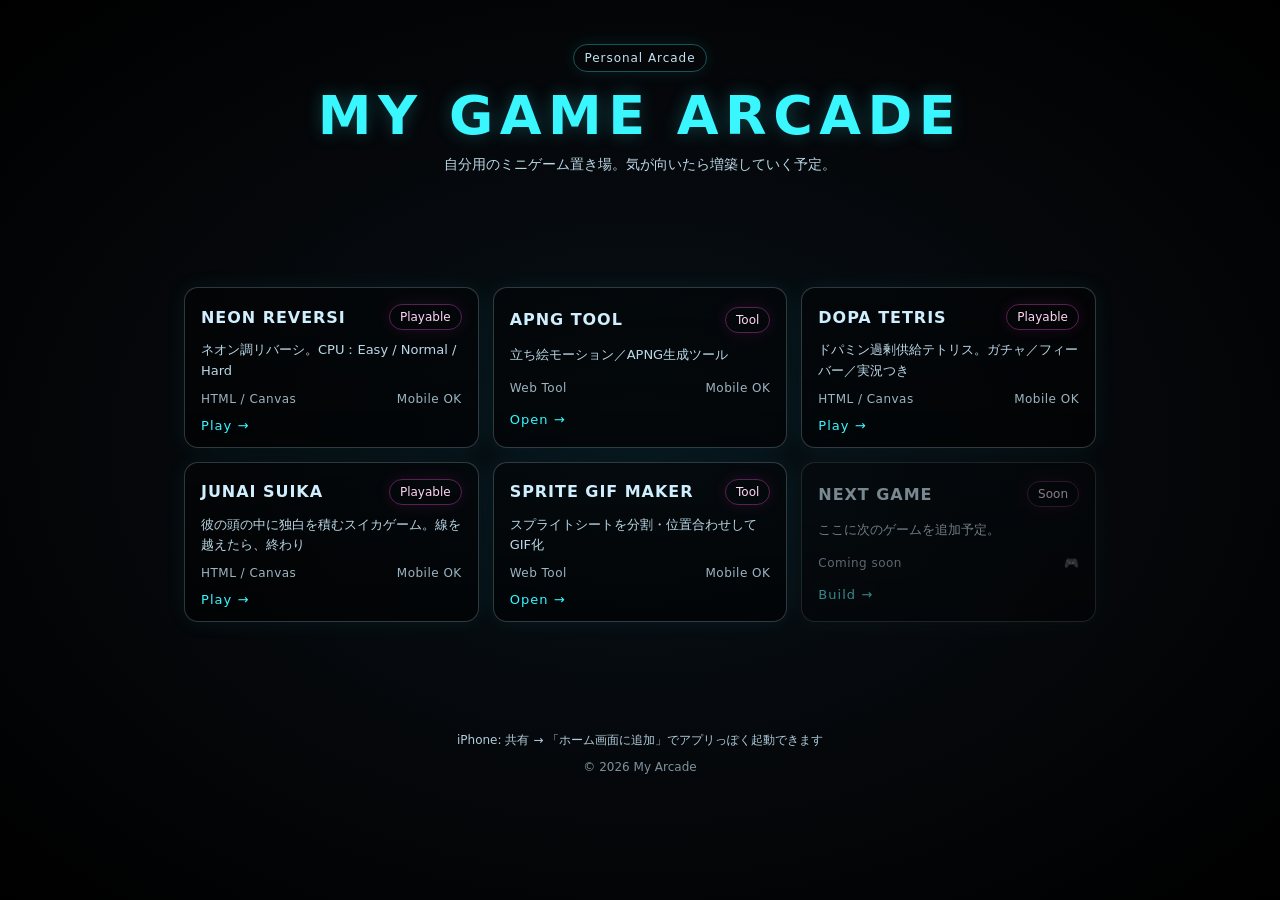
<file: index.html>
<!doctype html>
<html lang="ja">
  <head>
    <meta charset="utf-8" />
    <meta name="viewport" content="width=device-width, initial-scale=1" />
    <meta name="theme-color" content="#05070a" />
    <title>My Game Arcade</title>
    <link rel="stylesheet" href="./web2/home.css" />
  </head>
  <body>
    <main class="wrap">
      <header class="hero">
        <div class="badge">Personal Arcade</div>
        <h1>MY GAME ARCADE</h1>
        <p class="sub">
          自分用のミニゲーム置き場。気が向いたら増築していく予定。
        </p>
      </header>

      <section class="grid" aria-label="ゲーム一覧">
        <!-- Reversi -->
        <a class="card" href="./web2/" aria-label="NEON REVERSI を開く">
          <div class="cardTop">
            <div class="title">NEON REVERSI</div>
            <div class="tag">Playable</div>
          </div>
          <div class="desc">
            ネオン調リバーシ。CPU：Easy / Normal / Hard
          </div>
          <div class="meta">
            <span>HTML / Canvas</span>
            <span>Mobile OK</span>
          </div>
          <div class="cta">Play →</div>
        </a>

        <a class="card" href="./apng/" aria-label="APNGツールを開く">
          <div class="cardTop">
            <div class="title">APNG TOOL</div>
            <div class="tag">Tool</div>
          </div>
          <div class="desc">
            立ち絵モーション／APNG生成ツール
          </div>
          <div class="meta">
            <span>Web Tool</span>
            <span>Mobile OK</span>
          </div>
          <div class="cta">Open →</div>
        </a>

        <!-- Dopa Tetris -->
        <a class="card" href="./tetris/" aria-label="DOPA TETRIS を開く">
          <div class="cardTop">
            <div class="title">DOPA TETRIS</div>
            <div class="tag">Playable</div>
          </div>
          <div class="desc">
            ドパミン過剰供給テトリス。ガチャ／フィーバー／実況つき
          </div>
          <div class="meta">
            <span>HTML / Canvas</span>
            <span>Mobile OK</span>
          </div>
          <div class="cta">Play →</div>
        </a>

        <!-- Junai Suika -->
        <a class="card" href="./suika/" aria-label="JUNAI SUIKA を開く">
          <div class="cardTop">
            <div class="title">JUNAI SUIKA</div>
            <div class="tag">Playable</div>
          </div>
          <div class="desc">
            彼の頭の中に独白を積むスイカゲーム。線を越えたら、終わり
          </div>
          <div class="meta">
            <span>HTML / Canvas</span>
            <span>Mobile OK</span>
          </div>
          <div class="cta">Play →</div>
        </a>
        <!-- Sprite GIF Maker -->
        <a class="card" href="./sprite-gif/" aria-label="コマ割りGIFメーカーを開く">
          <div class="cardTop">
            <div class="title">SPRITE GIF MAKER</div>
            <div class="tag">Tool</div>
          </div>
          <div class="desc">
            スプライトシートを分割・位置合わせしてGIF化
          </div>
          <div class="meta">
            <span>Web Tool</span>
            <span>Mobile OK</span>
          </div>
          <div class="cta">Open →</div>
        </a>
        <!-- 追加用ダミー（あとで増やす） -->
        <div class="card ghost" aria-hidden="true">
          <div class="cardTop">
            <div class="title">NEXT GAME</div>
            <div class="tag">Soon</div>
          </div>
          <div class="desc">
            ここに次のゲームを追加予定。
          </div>
          <div class="meta">
            <span>Coming soon</span>
            <span>🎮</span>
          </div>
          <div class="cta">Build →</div>
        </div>
      </section>

      <footer class="foot">
        <div class="hint">
          iPhone: 共有 → 「ホーム画面に追加」でアプリっぽく起動できます
        </div>
        <div class="small">
          © <span id="y"></span> My Arcade
        </div>
      </footer>
    </main>

    <script>
      document.getElementById("y").textContent = new Date().getFullYear();
    </script>
  </body>
</html>
</file>
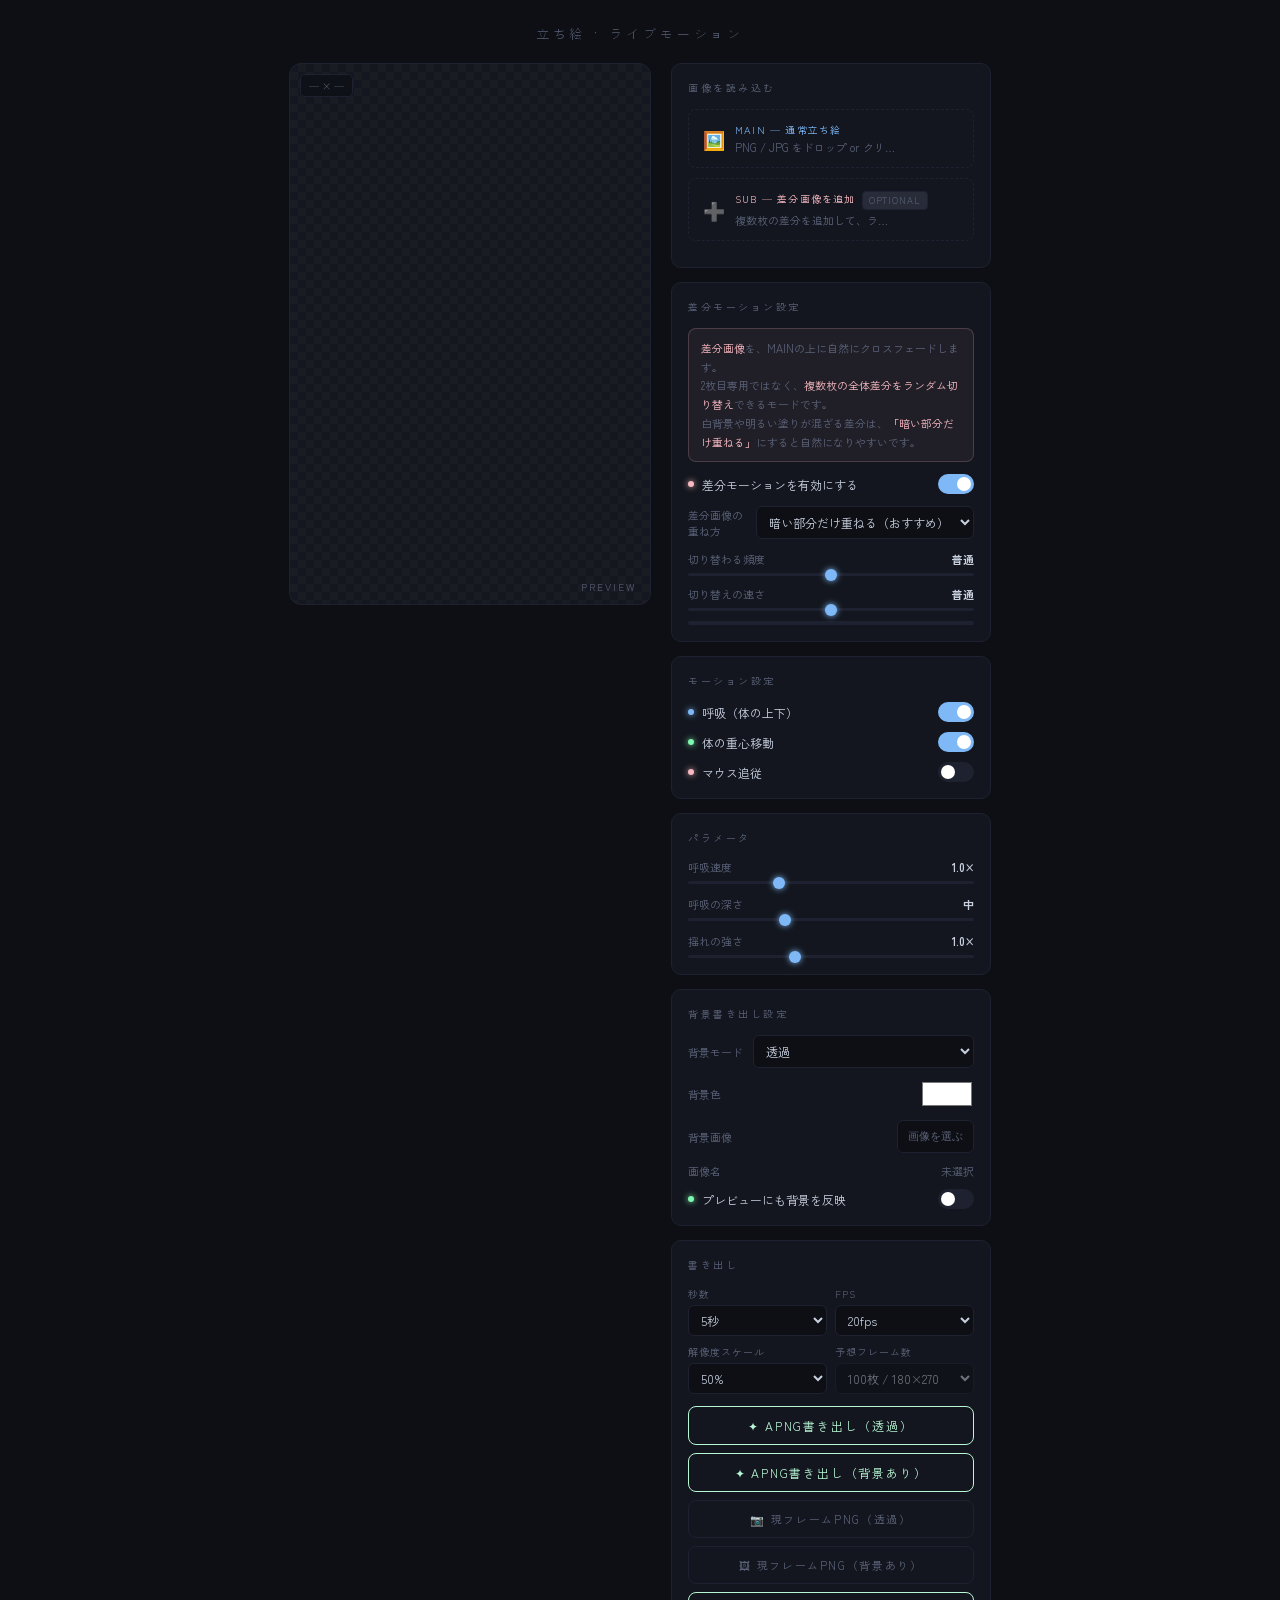
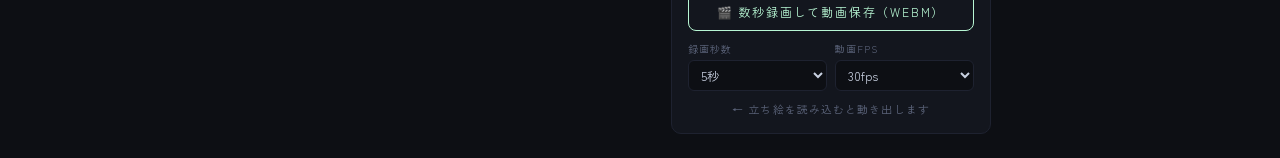
<file: apng/index.html>
<!DOCTYPE html>
<html lang="ja">
<head>
<meta charset="UTF-8">
<meta name="viewport" content="width=device-width, initial-scale=1.0">
<title>立ち絵アニメーター</title>
<style>
  @import url('https://fonts.googleapis.com/css2?family=Zen+Kaku+Gothic+New:wght@300;400;700&display=swap');
  *,*::before,*::after{box-sizing:border-box;margin:0;padding:0;}
  :root{
    --bg:#0d0f14;--panel:#13161e;--border:#1e2230;
    --accent:#7eb8f7;--accent2:#f7b8c0;--accent3:#b8f7d4;
    --text:#c8d0e0;--text-dim:#5a6278;--glow:rgba(126,184,247,0.15);
  }
  body{background:var(--bg);color:var(--text);font-family:'Zen Kaku Gothic New',sans-serif;min-height:100vh;display:flex;flex-direction:column;align-items:center;padding:24px 16px;gap:20px;}
  h1{font-size:13px;font-weight:300;letter-spacing:.3em;color:var(--text-dim);text-transform:uppercase;}
  .layout{display:flex;gap:20px;align-items:flex-start;width:100%;max-width:1100px;flex-wrap:wrap;justify-content:center;}
  .canvas-wrap{position:relative;flex:0 0 auto;background-image:linear-gradient(45deg,#1a1c24 25%,transparent 25%),linear-gradient(-45deg,#1a1c24 25%,transparent 25%),linear-gradient(45deg,transparent 75%,#1a1c24 75%),linear-gradient(-45deg,transparent 75%,#1a1c24 75%);background-size:16px 16px;background-position:0 0,0 8px,8px -8px,-8px 0;background-color:#141620;border-radius:12px;border:1px solid var(--border);max-width:min(480px,calc(100vw - 340px));overflow:hidden;}
  #cv{display:block;width:100%;height:auto;}
  .canvas-label{position:absolute;bottom:10px;right:14px;font-size:10px;letter-spacing:.2em;color:var(--text-dim);pointer-events:none;}
  .res-badge{position:absolute;top:10px;left:10px;background:rgba(13,15,20,.75);border:1px solid var(--border);border-radius:5px;padding:3px 8px;font-size:10px;color:var(--text-dim);pointer-events:none;backdrop-filter:blur(4px);}
  .panel{flex:1 1 280px;display:flex;flex-direction:column;gap:14px;min-width:260px;max-width:320px;}
  .card{background:var(--panel);border:1px solid var(--border);border-radius:10px;padding:16px;}
  .card-title{font-size:10px;letter-spacing:.25em;color:var(--text-dim);text-transform:uppercase;margin-bottom:14px;}
  .upload-pair{display:flex;flex-direction:column;gap:10px;}
  .uz{border:1px dashed var(--border);border-radius:8px;padding:12px 14px;cursor:pointer;transition:border-color .2s,background .2s;font-size:12px;color:var(--text-dim);display:flex;align-items:center;gap:10px;}
  .uz:hover,.uz.drag-over{border-color:var(--accent);background:rgba(126,184,247,.04);color:var(--text);}
  .uz.loaded.main{border-style:solid;border-color:rgba(126,184,247,.5);}
  .uz.loaded.blink{border-style:solid;border-color:rgba(247,184,192,.5);}
  .uz-icon{font-size:18px;flex-shrink:0;}
  .uz-text{display:flex;flex-direction:column;gap:2px;min-width:0;}
  .uz-label{font-size:10px;letter-spacing:.12em;}
  .uz-label.main{color:var(--accent);}
  .uz-label.blink{color:var(--accent2);}
  .uz-sub{font-size:11px;color:var(--text-dim);white-space:nowrap;overflow:hidden;text-overflow:ellipsis;max-width:160px;}
  .uz-stat{margin-left:auto;font-size:11px;flex-shrink:0;}
  .uz-stat.ok{color:var(--accent3);}
  input[type=file]{display:none;}
  .hint{background:rgba(247,184,192,.06);border:1px solid rgba(247,184,192,.2);border-radius:8px;padding:10px 12px;font-size:11px;color:var(--text-dim);line-height:1.7;margin-bottom:12px;}
  .hint strong{color:var(--accent2);font-weight:400;}
  .mgrid{display:flex;flex-direction:column;gap:10px;}
  .mrow{display:flex;align-items:center;justify-content:space-between;}
  .mlabel{font-size:12px;color:var(--text);display:flex;align-items:center;gap:8px;}
  .dot{width:6px;height:6px;border-radius:50%;background:var(--accent);box-shadow:0 0 6px var(--accent);}
  .dot.p{background:var(--accent2);box-shadow:0 0 6px var(--accent2);}
  .dot.g{background:#7ef7b0;box-shadow:0 0 6px #7ef7b0;}
  .dot.v{background:#c4b8f7;box-shadow:0 0 6px #c4b8f7;}
  .tog{position:relative;width:36px;height:20px;cursor:pointer;}
  .tog input{display:none;}
  .tog-track{position:absolute;inset:0;border-radius:10px;background:var(--border);transition:background .2s;}
  .tog input:checked~.tog-track{background:var(--accent);}
  .tog-thumb{position:absolute;top:3px;left:3px;width:14px;height:14px;border-radius:50%;background:#fff;transition:transform .2s;}
  .tog input:checked~.tog-thumb{transform:translateX(16px);}
  .srow{display:flex;flex-direction:column;gap:6px;margin-top:4px;}
  .shdr{display:flex;justify-content:space-between;font-size:11px;color:var(--text-dim);}
  .sval{color:var(--text);font-weight:700;}
  input[type=range]{-webkit-appearance:none;width:100%;height:3px;background:var(--border);border-radius:2px;outline:none;cursor:pointer;}
  input[type=range]::-webkit-slider-thumb{-webkit-appearance:none;width:12px;height:12px;border-radius:50%;background:var(--accent);box-shadow:0 0 6px var(--accent);}
  .btn{width:100%;padding:10px;border:1px solid var(--accent);border-radius:8px;background:transparent;color:var(--accent);font-family:inherit;font-size:12px;letter-spacing:.15em;cursor:pointer;transition:background .2s,box-shadow .2s;text-transform:uppercase;}
  .btn+.btn{margin-top:8px;}
  .btn:hover{background:rgba(126,184,247,.08);box-shadow:0 0 16px var(--glow);}
  .btn:disabled{opacity:.35;cursor:default;}
  .btn.s{border-color:var(--border);color:var(--text-dim);font-size:11px;}
  .btn.s:hover{border-color:var(--accent);color:var(--accent);background:rgba(126,184,247,.04);box-shadow:none;}
  .btn.a{border-color:var(--accent3);color:var(--accent3);}
  .btn.a:hover{background:rgba(184,247,212,.08);box-shadow:0 0 16px rgba(184,247,212,.15);}
  .egrid{display:grid;grid-template-columns:1fr 1fr;gap:8px;margin-bottom:12px;}
  .ef{display:flex;flex-direction:column;gap:4px;}
  .ef label{font-size:10px;letter-spacing:.1em;color:var(--text-dim);}
  .ef select{background:#0d0f14;border:1px solid var(--border);border-radius:6px;color:var(--text);font-family:inherit;font-size:12px;padding:5px 8px;outline:none;cursor:pointer;}
  .pwrap{margin-top:10px;display:none;}
  .pwrap.show{display:block;}
  .pbg{height:4px;background:var(--border);border-radius:2px;overflow:hidden;}
  .pfill{height:100%;background:var(--accent3);border-radius:2px;width:0%;transition:width .15s;}
  .plbl{font-size:10px;color:var(--text-dim);letter-spacing:.1em;margin-top:4px;text-align:center;}
  #bw{margin-top:10px;height:4px;background:var(--border);border-radius:2px;overflow:hidden;}
  #bb{height:100%;width:0%;background:var(--accent2);border-radius:2px;}
  #status{font-size:11px;color:var(--text-dim);text-align:center;min-height:16px;letter-spacing:.1em;}
  .tag{display:inline-block;font-size:9px;padding:2px 6px;border-radius:4px;letter-spacing:.1em;vertical-align:middle;margin-left:6px;background:rgba(90,98,120,.3);color:var(--text-dim);border:1px solid var(--border);}

  .bgctrl{display:flex;flex-direction:column;gap:10px;}
  .bgrow{display:flex;align-items:center;justify-content:space-between;gap:10px;}
  .bgrow label{font-size:11px;color:var(--text-dim);}
  .bgrow input[type=color]{width:54px;height:32px;border:none;background:none;padding:0;cursor:pointer;}
  .bgrow select{flex:1;background:#0d0f14;border:1px solid var(--border);border-radius:6px;color:var(--text);font-family:inherit;font-size:12px;padding:6px 8px;outline:none;cursor:pointer;}
  .bgrow .mini-btn{padding:8px 10px;border:1px solid var(--border);border-radius:6px;background:#0d0f14;color:var(--text-dim);font-size:11px;cursor:pointer;}
  .bgrow .mini-btn:hover{border-color:var(--accent);color:var(--accent);}
  .bgname{font-size:11px;color:var(--text-dim);white-space:nowrap;overflow:hidden;text-overflow:ellipsis;max-width:150px;}
  .sub-item{border:1px solid var(--border);border-radius:8px;padding:8px 10px;display:flex;align-items:center;gap:8px;background:#0d0f14;}
  .sub-item-name{font-size:11px;color:var(--text);white-space:nowrap;overflow:hidden;text-overflow:ellipsis;flex:1;}
  .sub-item-meta{font-size:10px;color:var(--text-dim);}
  .sub-item button{padding:4px 8px;border:1px solid var(--border);border-radius:6px;background:transparent;color:var(--text-dim);cursor:pointer;font-size:10px;}
  .sub-item button:hover{border-color:var(--accent2);color:var(--accent2);}

</style>
</head>
<body>
<h1>立ち絵 · ライブモーション</h1>
<div class="layout">
  <div class="canvas-wrap">
    <canvas id="cv"></canvas>
    <div class="res-badge" id="res-badge">— × —</div>
    <span class="canvas-label">PREVIEW</span>
  </div>
  <div class="panel">
    <div class="card">
      <div class="card-title">画像を読み込む</div>
      <div class="upload-pair">
        <div class="uz main" id="uz-main">
          <span class="uz-icon">🖼️</span>
          <div class="uz-text">
            <span class="uz-label main">MAIN — 通常立ち絵</span>
            <span class="uz-sub" id="sub-main">PNG / JPG をドロップ or クリック</span>
          </div>
          <span class="uz-stat" id="stat-main"></span>
          <input type="file" id="fi-main" accept="image/*">
        </div>
        <div class="uz blink" id="uz-add-sub">
          <span class="uz-icon">➕</span>
          <div class="uz-text">
            <span class="uz-label blink">SUB — 差分画像を追加<span class="tag">OPTIONAL</span></span>
            <span class="uz-sub" id="sub-blink">複数枚の差分を追加して、ランダムに切り替えできます</span>
          </div>
          <span class="uz-stat" id="stat-blink"></span>
          <input type="file" id="fi-blink" accept="image/*" multiple>
        </div>
        <div id="sub-list" style="display:flex;flex-direction:column;gap:8px;"></div>
      </div>
    </div>
    <div class="card">
      <div class="card-title">差分モーション設定</div>
      <div class="hint">
        <strong>差分画像</strong>を、MAINの上に自然にクロスフェードします。<br>
        2枚目専用ではなく、<strong>複数枚の全体差分をランダム切り替え</strong>できるモードです。<br>
        白背景や明るい塗りが混ざる差分は、<strong>「暗い部分だけ重ねる」</strong>にすると自然になりやすいです。
      </div>
      <div class="mrow" style="margin-bottom:12px">
        <span class="mlabel"><span class="dot p"></span>差分モーションを有効にする</span>
        <label class="tog"><input type="checkbox" id="tog-blink" checked><div class="tog-track"></div><div class="tog-thumb"></div></label>
      </div>
      <div class="bgrow" style="margin-bottom:12px">
        <label for="sub-blend-mode">差分画像の重ね方</label>
        <select id="sub-blend-mode">
          <option value="darken" selected>暗い部分だけ重ねる（おすすめ）</option>
          <option value="multiply">乗算</option>
          <option value="normal">通常</option>
        </select>
      </div>
      <div class="srow">
        <div class="shdr"><span>切り替わる頻度</span><span class="sval" id="v-bfreq">普通</span></div>
        <input type="range" id="r-bfreq" min="1" max="5" value="3">
      </div>
      <div class="srow" style="margin-top:10px">
        <div class="shdr"><span>切り替えの速さ</span><span class="sval" id="v-bspd">普通</span></div>
        <input type="range" id="r-bspd" min="1" max="5" value="3">
      </div>
      <div id="bw"><div id="bb"></div></div>
    </div>
    <div class="card">
      <div class="card-title">モーション設定</div>
      <div class="mgrid">
        <div class="mrow">
          <span class="mlabel"><span class="dot"></span>呼吸（体の上下）</span>
          <label class="tog"><input type="checkbox" id="tog-breath" checked><div class="tog-track"></div><div class="tog-thumb"></div></label>
        </div>
        <div class="mrow">
          <span class="mlabel"><span class="dot g"></span>体の重心移動</span>
          <label class="tog"><input type="checkbox" id="tog-sway" checked><div class="tog-track"></div><div class="tog-thumb"></div></label>
        </div>
                <div class="mrow">
          <span class="mlabel"><span class="dot p"></span>マウス追従</span>
          <label class="tog"><input type="checkbox" id="tog-mouse"><div class="tog-track"></div><div class="tog-thumb"></div></label>
        </div>
      </div>
    </div>
    <div class="card">
      <div class="card-title">パラメータ</div>
      <div class="srow">
        <div class="shdr"><span>呼吸速度</span><span class="sval" id="v-bspeed">1.0×</span></div>
        <input type="range" id="r-bspeed" min="1" max="30" value="10">
      </div>
      <div class="srow" style="margin-top:12px">
        <div class="shdr"><span>呼吸の深さ</span><span class="sval" id="v-bamp">中</span></div>
        <input type="range" id="r-bamp" min="1" max="10" value="4">
      </div>
      <div class="srow" style="margin-top:12px">
        <div class="shdr"><span>揺れの強さ</span><span class="sval" id="v-sway">1.0×</span></div>
        <input type="range" id="r-sway" min="1" max="20" value="8">
      </div>
    </div>
    <div class="card">
      <div class="card-title">背景書き出し設定</div>
      <div class="bgctrl">
        <div class="bgrow">
          <label for="bg-mode">背景モード</label>
          <select id="bg-mode">
            <option value="transparent" selected>透過</option>
            <option value="color">単色</option>
            <option value="image">画像</option>
          </select>
        </div>
        <div class="bgrow">
          <label for="bg-color">背景色</label>
          <input type="color" id="bg-color" value="#ffffff">
        </div>
        <div class="bgrow">
          <label>背景画像</label>
          <button type="button" class="mini-btn" id="btn-bg-upload">画像を選ぶ</button>
          <input type="file" id="fi-bg" accept="image/*">
        </div>
        <div class="bgrow">
          <label>画像名</label>
          <span class="bgname" id="bg-name">未選択</span>
        </div>
        <div class="mrow">
          <span class="mlabel"><span class="dot g"></span>プレビューにも背景を反映</span>
          <label class="tog"><input type="checkbox" id="tog-preview-bg"><div class="tog-track"></div><div class="tog-thumb"></div></label>
        </div>
      </div>
    </div>
    <div class="card">
      <div class="card-title">書き出し</div>
      <div class="egrid">
        <div class="ef"><label>秒数</label>
          <select id="e-sec"><option value="3">3秒</option><option value="5" selected>5秒</option><option value="8">8秒</option><option value="10">10秒</option></select>
        </div>
        <div class="ef"><label>FPS</label>
          <select id="e-fps"><option value="12">12fps（軽い）</option><option value="20" selected>20fps</option><option value="30">30fps</option></select>
        </div>
        <div class="ef"><label>解像度スケール</label>
          <select id="e-scale"><option value="0.25">25%</option><option value="0.5" selected>50%</option><option value="0.75">75%</option><option value="1.0">100%</option></select>
        </div>
        <div class="ef"><label>予想フレーム数</label>
          <select disabled style="opacity:.5"><option id="e-frames">—</option></select>
        </div>
      </div>
      <button class="btn a" id="btn-apng">✦ APNG書き出し（透過）</button>
      <button class="btn a" id="btn-apng-bg">✦ APNG書き出し（背景あり）</button>
      <button class="btn s" id="btn-png">📷 現フレームPNG（透過）</button>
      <button class="btn s" id="btn-png-bg">🖼 現フレームPNG（背景あり）</button>
      <button class="btn a" id="btn-webm">🎬 数秒録画して動画保存（WebM）</button>
      <div class="egrid" style="margin-top:10px;margin-bottom:0;">
        <div class="ef"><label>録画秒数</label>
          <select id="record-sec"><option value="3">3秒</option><option value="5" selected>5秒</option><option value="8">8秒</option><option value="10">10秒</option></select>
        </div>
        <div class="ef"><label>動画FPS</label>
          <select id="record-fps"><option value="20">20fps</option><option value="30" selected>30fps</option></select>
        </div>
      </div>
      <div class="pwrap" id="pwrap">
        <div class="pbg"><div class="pfill" id="pfill"></div></div>
        <div class="plbl" id="plbl">準備中…</div>
      </div>
      <p id="status" style="margin-top:10px">← 立ち絵を読み込むと動き出します</p>
    </div>
  </div>
</div>
<script>
// APNG encoder
function crc32(buf,s,l){
  const T=crc32.T||(crc32.T=(()=>{const t=new Uint32Array(256);for(let i=0;i<256;i++){let c=i;for(let j=0;j<8;j++)c=(c&1)?(0xedb88320^(c>>>1)):(c>>>1);t[i]=c;}return t;})());
  let c=0xffffffff;for(let i=s;i<s+l;i++)c=T[(c^buf[i])&0xff]^(c>>>8);return(c^0xffffffff)>>>0;
}
function wChunk(out,off,type,data){
  const t=type.split('').map(c=>c.charCodeAt(0)),dl=data?data.length:0,v=new DataView(out.buffer,out.byteOffset);
  v.setUint32(off,dl,false);off+=4;
  out[off]=t[0];out[off+1]=t[1];out[off+2]=t[2];out[off+3]=t[3];off+=4;
  if(data&&dl>0){out.set(data,off);off+=dl;}
  v.setUint32(off,crc32(out,off-dl-4,4+dl),false);off+=4;return off;
}
async function encodeAPNG(frames,w,h,dn,dd,onP){
  const nf=frames.length,comp=[];
  for(let fi=0;fi<nf;fi++){
    const raw=new Uint8Array(h*(1+w*4));
    for(let y=0;y<h;y++){raw[y*(1+w*4)]=0;const s=y*w*4;raw.set(frames[fi].data.subarray(s,s+w*4),y*(1+w*4)+1);}
    const cs=new CompressionStream('deflate'),wr=cs.writable.getWriter();wr.write(raw);wr.close();
    comp.push(new Uint8Array(await new Response(cs.readable).arrayBuffer()));
    if(onP)onP('c',fi,nf);if(fi%3===0)await new Promise(r=>setTimeout(r,0));
  }
  let sz=8+25+20+12;for(let i=0;i<nf;i++)sz+=38+12+(i===0?0:4)+comp[i].length;
  const out=new Uint8Array(sz);let off=0;
  [137,80,78,71,13,10,26,10].forEach(b=>out[off++]=b);
  const ih=new Uint8Array(13),iv=new DataView(ih.buffer);iv.setUint32(0,w,false);iv.setUint32(4,h,false);ih[8]=8;ih[9]=6;
  off=wChunk(out,off,'IHDR',ih);
  const ac=new Uint8Array(8),av=new DataView(ac.buffer);av.setUint32(0,nf,false);av.setUint32(4,0,false);
  off=wChunk(out,off,'acTL',ac);
  let seq=0;
  for(let fi=0;fi<nf;fi++){
    const fc=new Uint8Array(26),fv=new DataView(fc.buffer);
    fv.setUint32(0,seq++,false);fv.setUint32(4,w,false);fv.setUint32(8,h,false);
    fv.setUint32(12,0,false);fv.setUint32(16,0,false);fv.setUint16(20,dn,false);fv.setUint16(22,dd,false);fc[24]=0;fc[25]=0;
    off=wChunk(out,off,'fcTL',fc);
    if(fi===0){off=wChunk(out,off,'IDAT',comp[fi]);}
    else{const fd=new Uint8Array(4+comp[fi].length);new DataView(fd.buffer).setUint32(0,seq++,false);fd.set(comp[fi],4);off=wChunk(out,off,'fdAT',fd);}
    if(onP)onP('e',fi,nf);
  }
  wChunk(out,off,'IEND',null);return out;
}

// App
const canvas=document.getElementById('cv');
const ctx=canvas.getContext('2d',{alpha:true});
let imgMain=null,imgBg=null,CW=360,CH=540,t=0;
let subImages=[], currentSubIndex=-1;
let mouseX=0,mouseY=0;

const M={breath:true,blink:true,sway:true,mouth:false,mouse:false,
  breathSpd:1.0,breathAmp:4,swayAmt:1.0,blinkFreq:3,blinkSpd:3};

const BG={mode:'transparent',color:'#ffffff',preview:false};
const SUB={blend:'darken'};

let bState='open',bTimer=3+Math.random()*4,bAlpha=0,bCount=0;
let mAmp=0,mTarget=0,mTimer=1;

canvas.addEventListener('mousemove',e=>{
  const r=canvas.getBoundingClientRect();
  mouseX=(e.clientX-r.left)*(CW/r.width);mouseY=(e.clientY-r.top)*(CH/r.height);
});

// Upload
function mkUp(zId,fId,stId,sbId,cb){
  const z=document.getElementById(zId),f=document.getElementById(fId);
  z.addEventListener('click',()=>f.click());
  z.addEventListener('dragover',e=>{e.preventDefault();z.classList.add('drag-over');});
  z.addEventListener('dragleave',()=>z.classList.remove('drag-over'));
  z.addEventListener('drop',e=>{e.preventDefault();z.classList.remove('drag-over');go(e.dataTransfer.files[0]);});
  f.addEventListener('change',()=>go(f.files[0]));
  function go(file){
    if(!file||!file.type.startsWith('image/'))return;
    const img=new Image();
    img.onload=()=>{
      document.getElementById(stId).textContent='✓';
      document.getElementById(stId).className='uz-stat ok';
      document.getElementById(sbId).textContent=file.name;
      z.classList.add('loaded');cb(img);
    };
    img.src=URL.createObjectURL(file);
  }
}
mkUp('uz-main','fi-main','stat-main','sub-main',img=>{
  imgMain=img;CW=img.naturalWidth;CH=img.naturalHeight;
  canvas.width=CW;canvas.height=CH;mouseX=CW/2;mouseY=CH/2;
  document.getElementById('res-badge').textContent=`${CW} × ${CH}`;
  document.getElementById('status').textContent=`✓ 読み込み完了 (${CW}×${CH})`;
  updFC();
});
function refreshSubList(){
  const list=document.getElementById('sub-list');
  list.innerHTML='';
  subImages.forEach((item,idx)=>{
    const row=document.createElement('div');
    row.className='sub-item';
    row.innerHTML=`<span class="sub-item-meta">DIFF ${idx+1}</span><span class="sub-item-name">${item.name}</span><button type="button">削除</button>`;
    row.querySelector('button').addEventListener('click',()=>{
      subImages.splice(idx,1);
      if(currentSubIndex===idx) currentSubIndex=-1;
      else if(currentSubIndex>idx) currentSubIndex--;
      refreshSubList();
      document.getElementById('status').textContent=`✓ 差分を削除しました（残り ${subImages.length} 枚）`;
      document.getElementById('stat-blink').textContent=subImages.length?String(subImages.length):'';
    });
    list.appendChild(row);
  });
}
(function bindSubUploader(){
  const zone=document.getElementById('uz-add-sub');
  const input=document.getElementById('fi-blink');
  const loadFiles=(files)=>{
    const arr=[...files].filter(f=>f&&f.type.startsWith('image/'));
    if(!arr.length) return;
    let loaded=0;
    arr.forEach(file=>{
      const img=new Image();
      img.onload=()=>{
        subImages.push({img,name:file.name});
        loaded++;
        if(loaded===arr.length){
          document.getElementById('stat-blink').textContent=String(subImages.length);
          document.getElementById('stat-blink').className='uz-stat ok';
          zone.classList.add('loaded');
          refreshSubList();
          document.getElementById('status').textContent=`✓ 差分画像を ${arr.length} 枚追加しました（合計 ${subImages.length} 枚）`;
        }
      };
      img.src=URL.createObjectURL(file);
    });
  };
  zone.addEventListener('click',()=>input.click());
  zone.addEventListener('dragover',e=>{e.preventDefault();zone.classList.add('drag-over');});
  zone.addEventListener('dragleave',()=>zone.classList.remove('drag-over'));
  zone.addEventListener('drop',e=>{e.preventDefault();zone.classList.remove('drag-over');loadFiles(e.dataTransfer.files);});
  input.addEventListener('change',()=>loadFiles(input.files));
})();

document.getElementById('bg-mode').addEventListener('change',e=>BG.mode=e.target.value);
document.getElementById('bg-color').addEventListener('input',e=>BG.color=e.target.value);
document.getElementById('tog-preview-bg').addEventListener('change',e=>BG.preview=e.target.checked);
document.getElementById('btn-bg-upload').addEventListener('click',()=>document.getElementById('fi-bg').click());
document.getElementById('fi-bg').addEventListener('change',e=>{
  const file=e.target.files[0];
  if(!file||!file.type.startsWith('image/'))return;
  const img=new Image();
  img.onload=()=>{
    imgBg=img;
    document.getElementById('bg-name').textContent=file.name;
    document.getElementById('status').textContent='✓ 背景画像も読み込みました！';
  };
  img.src=URL.createObjectURL(file);
});

// Controls
const byId=id=>document.getElementById(id);
const bind=(id,ev,fn)=>{const el=byId(id); if(el) el.addEventListener(ev,fn);};
const on=(id,k)=>bind(id,'change',e=>M[k]=e.target.checked);
on('tog-breath','breath');on('tog-blink','blink');
on('tog-sway','sway');on('tog-mouse','mouse');
const DL=['','極小','小','小','中','中','中','大','大','大','極大'];
bind('r-bspeed','input',e=>{M.breathSpd=e.target.value/10;byId('v-bspeed').textContent=M.breathSpd.toFixed(1)+'×';});
bind('r-bamp','input',e=>{M.breathAmp=+e.target.value;byId('v-bamp').textContent=DL[e.target.value];});
bind('r-sway','input',e=>{M.swayAmt=e.target.value/8;byId('v-sway').textContent=M.swayAmt.toFixed(1)+'×';});
bind('r-bfreq','input',e=>{M.blinkFreq=+e.target.value;byId('v-bfreq').textContent=['','まれ','ゆっくり','普通','多め','頻繁'][e.target.value];});
bind('r-bspd','input',e=>{M.blinkSpd=+e.target.value;byId('v-bspd').textContent=['','ゆっくり','やや遅め','普通','やや速め','速い'][e.target.value];});
bind('sub-blend-mode','change',e=>{SUB.blend=e.target.value; document.getElementById('status').textContent='✓ 差分画像の重ね方を変更しました';});
['e-sec','e-fps','e-scale'].forEach(id=>bind(id,'change',updFC));
function updFC(){
  const s=+document.getElementById('e-sec').value,f=+document.getElementById('e-fps').value,sc=+document.getElementById('e-scale').value;
  document.getElementById('e-frames').textContent=`${s*f}枚 / ${Math.round(CW*sc)}×${Math.round(CH*sc)}`;
}

// Simulation
function rndBW(){return [8,5.5,3.5,2,1][M.blinkFreq-1]+Math.random()*[4,3,2,1.5,1][M.blinkFreq-1];}

function pickNextSub(){
  if(!subImages.length){ currentSubIndex=-1; return; }
  if(subImages.length===1){ currentSubIndex=0; return; }
  let next=currentSubIndex;
  while(next===currentSubIndex) next=Math.floor(Math.random()*subImages.length);
  currentSubIndex=next;
}
function updBlink(dt){
  if(!M.blink || !subImages.length){bAlpha=0;currentSubIndex=-1;return;}
  const fadeT=[0.45,0.32,0.22,0.16,0.11][M.blinkSpd-1];
  const holdT=[0.8,1.0,1.2,1.4,1.6][M.blinkFreq-1]*0.35;
  bTimer-=dt;
  switch(bState){
    case 'open':
      bAlpha=0;
      if(bTimer<=0){pickNextSub();bState='closing';}
      break;
    case 'closing':
      bAlpha=Math.min(1,bAlpha+dt/fadeT);
      if(bAlpha>=1){bState='closed';bTimer=holdT;}
      break;
    case 'closed':
      bAlpha=1;
      if(bTimer<=0){bState='opening';}
      break;
    case 'opening':
      bAlpha=Math.max(0,bAlpha-dt/fadeT);
      if(bAlpha<=0){bState='open';bTimer=rndBW();}
      break;
  }
}

function updMouth(dt){
  mTimer-=dt;
  if(mTimer<=0){mTarget=Math.random()<0.4?Math.random()*0.5:0;mTimer=1+Math.random()*3;}
  mAmp+=(mTarget-mAmp)*dt*1.5;
}

function eio(x){return x<0.5?2*x*x:-1+(4-2*x)*x;}

function drawBg(tc,w,h,mode){
  if(mode==='transparent')return;
  if(mode==='color'){
    tc.save();
    tc.fillStyle=BG.color;
    tc.fillRect(0,0,w,h);
    tc.restore();
    return;
  }
  if(mode==='image'){
    if(imgBg){
      const iw=imgBg.naturalWidth||imgBg.width,ih=imgBg.naturalHeight||imgBg.height;
      const sc=Math.max(w/iw,h/ih);
      const dw=iw*sc,dh=ih*sc,dx=(w-dw)/2,dy=(h-dh)/2;
      tc.drawImage(imgBg,dx,dy,dw,dh);
    }else{
      tc.save();
      tc.fillStyle=BG.color;
      tc.fillRect(0,0,w,h);
      tc.restore();
    }
  }
}

function getBgMode(includeBg){
  if(!includeBg)return 'transparent';
  return BG.mode==='transparent'?'color':BG.mode;
}

function bodyXf(){
  const sc=CH/540;
  let bY=0,bSY=1,bSX=1;
  if(M.breath){const b=Math.sin(t*M.breathSpd*0.9)*0.5+0.5;bY=-b*M.breathAmp*sc;bSY=1+b*(M.breathAmp*0.0012);bSX=1-b*(M.breathAmp*0.0006);}
  let sX=0,sR=0;
  if(M.sway){const s1=Math.sin(t*0.37),s2=Math.sin(t*0.23+1.0);sX=(s1*0.7+s2*0.3)*2.5*M.swayAmt*sc;sR=Math.sin(t*0.37-0.4)*0.005*M.swayAmt;}
  let fX=0,fY=0;
  if(M.mouse){fX=((mouseX-CW/2)/CW)*12*sc;fY=((mouseY-CH/2)/CH)*8*sc;}
  return{tx:sX+fX,ty:bY+fY,rot:sR,scX:bSX,scY:bSY};
}

function renderFrame(tc,w,h,includeBg=false){
  tc.clearRect(0,0,w,h);
  drawBg(tc,w,h,getBgMode(includeBg));
  if(!imgMain)return;
  const rx=w/CW,ry=h/CH;
  const{tx,ty,rot,scX,scY}=bodyXf();
  tc.save();
  tc.globalAlpha=1;
  tc.translate(w/2+tx*rx,h/2+ty*ry);
  tc.rotate(rot);tc.scale(scX,scY);
  tc.drawImage(imgMain,-w/2,-h/2,w,h);
  const currentSub = currentSubIndex>=0 ? subImages[currentSubIndex]?.img : null;
  if(currentSub&&bAlpha>0){
    tc.save();
    tc.globalAlpha=bAlpha;
    tc.globalCompositeOperation = SUB.blend === 'normal' ? 'source-over' : SUB.blend;
    tc.drawImage(currentSub,-w/2,-h/2,w,h);
    tc.restore();
  }
  tc.restore();
}

// Live loop
let last=0;
function frame(ts){
  const dt=Math.min((ts-last)/1000,0.05);last=ts;t+=dt;
  updBlink(dt);updMouth(dt);
  renderFrame(ctx,CW,CH,BG.preview);
  document.getElementById('bb').style.width=(bAlpha*100)+'%';
  requestAnimationFrame(frame);
}

function downloadBlob(blob, filename){
  const url = URL.createObjectURL(blob);
  const a = document.createElement('a');
  a.href = url;
  a.download = filename;
  a.style.display = 'none';
  document.body.appendChild(a);
  a.click();
  setTimeout(()=>{ URL.revokeObjectURL(url); a.remove(); }, 1500);
}

// Export helpers
async function exportAPNG(includeBg){
  if(!imgMain){document.getElementById('status').textContent='先に立ち絵を読み込んでください';return;}
  const sec=+document.getElementById('e-sec').value,fps=+document.getElementById('e-fps').value,scale=+document.getElementById('e-scale').value;
  const TF=sec*fps,sw=Math.round(CW*scale),sh=Math.round(CH*scale),dt=1/fps;
  const btn=document.getElementById(includeBg?'btn-apng-bg':'btn-apng'),pw=document.getElementById('pwrap');
  const fill=document.getElementById('pfill'),lbl=document.getElementById('plbl');
  btn.disabled=true;pw.classList.add('show');fill.style.width='0%';
  const oc=document.createElement('canvas');oc.width=sw;oc.height=sh;
  const otx=oc.getContext('2d',{alpha:true});
  const sv={t,bState,bTimer,bAlpha,bCount,mAmp,mTarget,mTimer,currentSubIndex};
  t=0;bState='open';bTimer=rndBW();bAlpha=0;bCount=0;mAmp=0;mTarget=0;mTimer=1;
  lbl.textContent='フレームを収集中…';
  const frames=[];
  for(let fi=0;fi<TF;fi++){
    updBlink(dt);updMouth(dt);renderFrame(otx,sw,sh,includeBg);
    frames.push(otx.getImageData(0,0,sw,sh));t+=dt;
    if(fi%4===0){fill.style.width=((fi/TF)*50)+'%';lbl.textContent=`フレーム収集中… ${fi+1}/${TF}`;await new Promise(r=>setTimeout(r,0));}
  }
  t=sv.t;bState=sv.bState;bTimer=sv.bTimer;bAlpha=sv.bAlpha;bCount=sv.bCount;currentSubIndex=sv.currentSubIndex;
  mAmp=sv.mAmp;mTarget=sv.mTarget;mTimer=sv.mTimer;
  fill.style.width='55%';lbl.textContent='PNG圧縮・エンコード中…';await new Promise(r=>setTimeout(r,20));
  try{
    const apng=await encodeAPNG(frames,sw,sh,1,fps,(ph,fi,nf)=>{
      fill.style.width=(ph==='c'?55+(fi/nf)*35:90+(fi/nf)*8)+'%';
      lbl.textContent=ph==='c'?`PNG圧縮中… ${fi+1}/${nf}`:`チャンク組立中… ${fi+1}/${nf}`;
    });
    fill.style.width='100%';lbl.textContent='✓ 完了！';
    downloadBlob(new Blob([apng],{type:'image/png'}), `live-portrait-${includeBg?'bg':'transparent'}-${sw}x${sh}-${fps}fps.png`);
    document.getElementById('status').textContent=`✓ APNG完成 (${includeBg?'背景あり':'透過'}, ${sw}×${sh}, ${TF}枚)`;
  }catch(e){lbl.textContent='❌ エラー: '+e.message;console.error(e);}
  btn.disabled=false;setTimeout(()=>pw.classList.remove('show'),4000);
}

function exportPNG(includeBg){
  if(!imgMain){document.getElementById('status').textContent='先に読み込んでください';return;}
  const out=document.createElement('canvas');
  out.width=CW;out.height=CH;
  const otx=out.getContext('2d',{alpha:true});
  renderFrame(otx,CW,CH,includeBg);
  out.toBlob(blob=>{
    downloadBlob(blob, includeBg?'frame-bg.png':'frame-transparent.png');
    document.getElementById('status').textContent=`✓ PNG保存完了（${includeBg?'背景あり':'透過'}）`;
  },'image/png');
}


async function exportWebM(){
  if(!imgMain){document.getElementById('status').textContent='先に立ち絵を読み込んでください';return;}
  if(!canvas.captureStream || typeof MediaRecorder==='undefined'){
    document.getElementById('status').textContent='このブラウザは動画録画に対応していません';
    return;
  }
  const sec=+document.getElementById('record-sec').value;
  const fps=+document.getElementById('record-fps').value;
  const btn=document.getElementById('btn-webm');
  const pw=document.getElementById('pwrap');
  const fill=document.getElementById('pfill'),lbl=document.getElementById('plbl');
  btn.disabled=true;pw.classList.add('show');fill.style.width='0%';lbl.textContent='録画準備中…';
  const sv={t,bState,bTimer,bAlpha,bCount,mAmp,mTarget,mTimer,currentSubIndex};
  t=0;bState='open';bTimer=rndBW();bAlpha=0;bCount=0;mAmp=0;mTarget=0;mTimer=1;currentSubIndex=-1;
  const stream=canvas.captureStream(fps);
  let mimeType='';
  for(const c of ['video/webm;codecs=vp9','video/webm;codecs=vp8','video/webm']){
    if(MediaRecorder.isTypeSupported(c)){ mimeType=c; break; }
  }
  const recorder=new MediaRecorder(stream, mimeType?{mimeType}:undefined);
  const chunks=[];
  recorder.ondataavailable=e=>{ if(e.data&&e.data.size) chunks.push(e.data); };
  const stopped = new Promise((resolve,reject)=>{
    recorder.onerror=e=>reject(e.error||new Error('録画に失敗しました'));
    recorder.onstop=resolve;
  });
  recorder.start(200);
  const start=performance.now();
  while((performance.now()-start) < sec*1000){
    const ratio=(performance.now()-start)/(sec*1000);
    fill.style.width=(ratio*100)+'%';
    lbl.textContent=`録画中… ${Math.min(sec, ((performance.now()-start)/1000)).toFixed(1)} / ${sec} 秒`;
    await new Promise(r=>setTimeout(r,80));
  }
  recorder.stop();
  await stopped;
  const blob=new Blob(chunks,{type:recorder.mimeType||'video/webm'});
  downloadBlob(blob, `live-portrait-preview-${CW}x${CH}-${sec}s.webm`);
  t=sv.t;bState=sv.bState;bTimer=sv.bTimer;bAlpha=sv.bAlpha;bCount=sv.bCount;currentSubIndex=sv.currentSubIndex;
  mAmp=sv.mAmp;mTarget=sv.mTarget;mTimer=sv.mTimer;
  fill.style.width='100%';lbl.textContent='✓ 動画保存完了！';
  document.getElementById('status').textContent=`✓ WebM保存完了（${sec}秒）`;
  btn.disabled=false;setTimeout(()=>pw.classList.remove('show'),3000);
}

document.getElementById('btn-apng').addEventListener('click',()=>exportAPNG(false));
document.getElementById('btn-apng-bg').addEventListener('click',()=>exportAPNG(true));
document.getElementById('btn-png').addEventListener('click',()=>exportPNG(false));
document.getElementById('btn-png-bg').addEventListener('click',()=>exportPNG(true));
document.getElementById('btn-webm').addEventListener('click',()=>exportWebM());

canvas.width=360;canvas.height=540;
updFC();
requestAnimationFrame(frame);
</script>
</body>
</html>
</file>
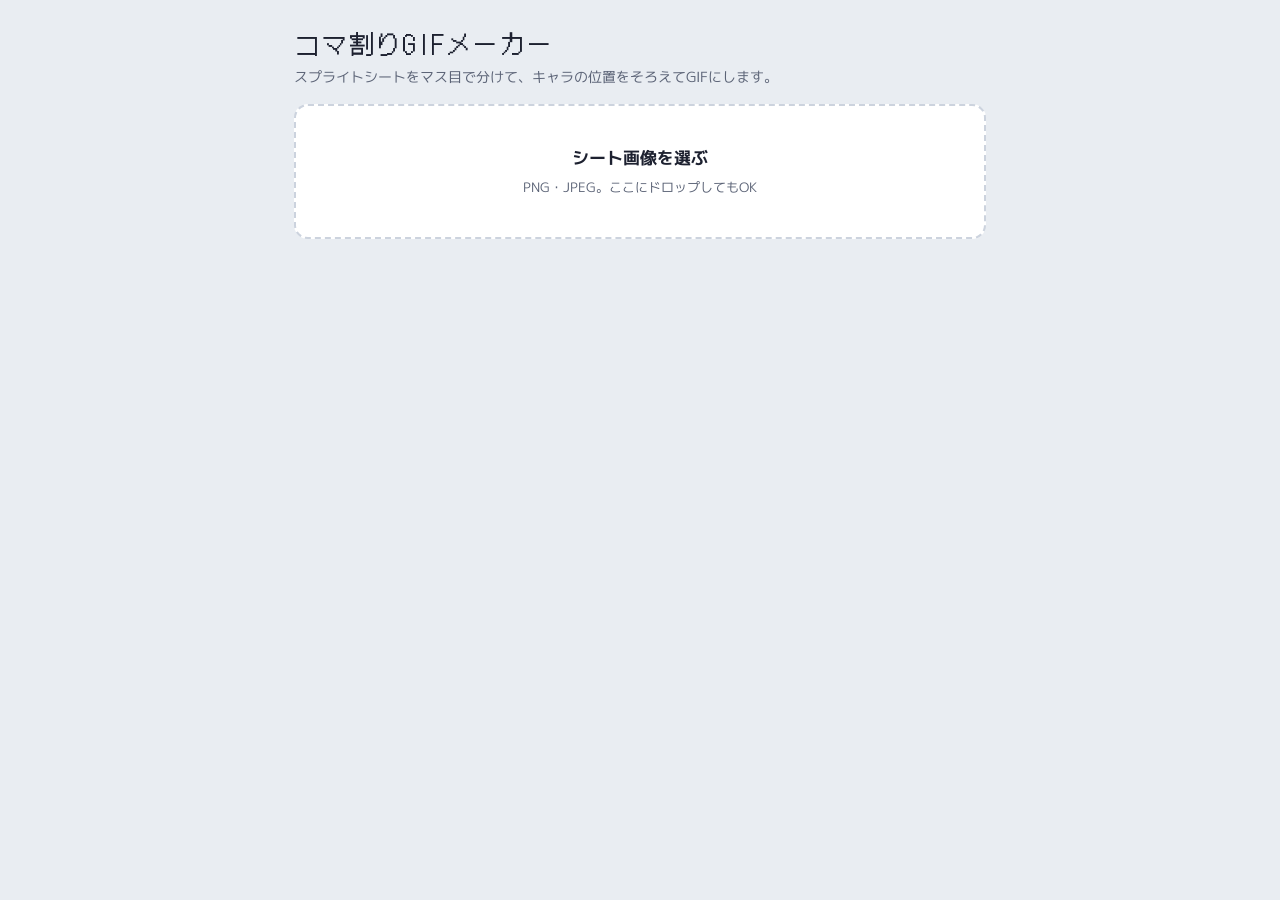
<file: sprite-gif/index.html>
<!doctype html>
<html lang="ja">
<head>
<meta charset="utf-8">
<meta name="viewport" content="width=device-width, initial-scale=1, viewport-fit=cover">
<title>コマ割りGIFメーカー</title>
<link rel="stylesheet" href="https://fonts.googleapis.com/css2?family=DotGothic16&family=M+PLUS+1p:wght@400;500;700&display=swap">
<style>
:root{
  --paper:#E9EDF2; --panel:#FFFFFF; --ink:#1D2130; --sub:#5B6376; --line:#CCD3DE;
  --gold:#B67C0A; --gold-soft:#F3E3BC; --chk-a:#FFFFFF; --chk-b:#E3E7EE;
  box-sizing:border-box;
  padding-top:env(safe-area-inset-top,0px);
  padding-bottom:env(safe-area-inset-bottom,0px);
}
@media (prefers-color-scheme:dark){
  :root:not([data-theme="light"]){
    --paper:#161922; --panel:#1F2330; --ink:#E6E9EF; --sub:#99A1B3; --line:#353B4C;
    --gold:#E6AE3C; --gold-soft:#3A301A; --chk-a:#2A2F3D; --chk-b:#232734;
  }
}
:root[data-theme="dark"]{
  --paper:#161922; --panel:#1F2330; --ink:#E6E9EF; --sub:#99A1B3; --line:#353B4C;
  --gold:#E6AE3C; --gold-soft:#3A301A; --chk-a:#2A2F3D; --chk-b:#232734;
}
*,*::before,*::after{box-sizing:inherit}
html{scroll-padding-top:env(safe-area-inset-top,0px)}
body{margin:0;background:var(--paper);color:var(--ink);
  font-family:"M PLUS 1p","Hiragino Sans","Yu Gothic",system-ui,sans-serif;font-size:15px;line-height:1.6}
main{max-width:720px;margin:0 auto;padding:18px 14px 40px}
h1{font-family:"DotGothic16","M PLUS 1p",monospace;font-weight:400;font-size:26px;letter-spacing:.04em;margin:4px 0 2px}
.lead{color:var(--sub);margin:0 0 16px;font-size:14px}
.drop{display:block;border:2px dashed var(--line);border-radius:14px;background:var(--panel);
  padding:38px 18px;text-align:center;cursor:pointer}
.drop strong{display:block;font-size:17px;margin-bottom:4px}
.drop span{color:var(--sub);font-size:13px}
.drop:focus-within,.drop.over{border-color:var(--gold)}
input[type=file]{position:absolute;opacity:0;width:1px;height:1px}
.stage{position:relative;background:
  repeating-conic-gradient(var(--chk-a) 0 25%,var(--chk-b) 0 50%) 0 0/16px 16px;
  border:1px solid var(--line);border-radius:12px;height:min(52vh,420px);
  display:flex;overflow:auto;padding:8px}
#view{margin:auto;flex:none;image-rendering:pixelated;image-rendering:crisp-edges;cursor:grab;touch-action:none}
#view.erase{cursor:crosshair}
.stagewrap{position:relative}
.zoom{position:absolute;right:8px;bottom:8px;display:flex;gap:4px;align-items:center}
.zoom button{min-height:34px;min-width:38px;padding:0 8px;font-weight:700}
.zoom span{font-size:12px;background:var(--panel);border:1px solid var(--line);border-radius:8px;padding:2px 6px}
#view.drag{cursor:grabbing}
.bar{display:flex;flex-wrap:wrap;gap:8px 12px;align-items:center;margin:10px 0}
.bar .grow{flex:1;min-width:140px}
button,.seg label{font:inherit;color:var(--ink);background:var(--panel);border:1px solid var(--line);
  border-radius:9px;padding:7px 12px;cursor:pointer;min-height:38px}
button:hover{border-color:var(--sub)}
button:focus-visible,.seg input:focus-visible+span,input:focus-visible{outline:2px solid var(--gold);outline-offset:2px}
button.primary{background:var(--gold);border-color:var(--gold);color:#fff;font-weight:700}
:root[data-theme="dark"] button.primary{color:#1D2130}
@media (prefers-color-scheme:dark){:root:not([data-theme="light"]) button.primary{color:#1D2130}}
button:disabled{opacity:.5;cursor:default}
.play{min-width:92px;font-weight:700}
input[type=range]{width:100%;accent-color:var(--gold)}
.small{font-size:13px;color:var(--sub)}
.nudge{background:var(--panel);border:1px solid var(--line);border-radius:12px;padding:10px 12px;margin-bottom:12px}
.nudge .pad{display:grid;grid-template-columns:repeat(3,42px);grid-template-rows:repeat(2,38px);gap:4px}
.nudge .pad button{padding:0;min-height:0}
.nudge .pad .u{grid-column:2}.nudge .pad .l{grid-column:1;grid-row:2}.nudge .pad .d{grid-column:2;grid-row:2}.nudge .pad .r{grid-column:3;grid-row:2}
.frames{display:flex;gap:8px;overflow-x:auto;padding:4px 2px 10px;scroll-snap-type:x proximity}
.fr{flex:0 0 auto;width:74px;scroll-snap-align:start;padding:4px;border-radius:10px;
  background:var(--panel);border:2px solid var(--line);display:flex;flex-direction:column;align-items:center;gap:2px;min-height:0}
.fr canvas{width:64px;height:64px;image-rendering:pixelated;
  background:repeating-conic-gradient(var(--chk-a) 0 25%,var(--chk-b) 0 50%) 0 0/8px 8px;border-radius:6px}
.fr.sel{border-color:var(--gold)}
.fr.off canvas{opacity:.25}
.fr .n{font-size:12px;color:var(--sub);line-height:1.2}
.fr.off .n{text-decoration:line-through}
section.card{background:var(--panel);border:1px solid var(--line);border-radius:12px;padding:12px 14px;margin-top:12px}
section.card h2{font-size:15px;margin:0 0 8px}
.row{display:flex;flex-wrap:wrap;align-items:center;gap:8px 14px;margin:8px 0}
.row > .lab{min-width:84px;font-weight:500}
.num{width:64px;font:inherit;padding:6px 8px;border-radius:8px;border:1px solid var(--line);background:var(--paper);color:var(--ink)}
.seg{display:inline-flex;flex-wrap:wrap;gap:4px}
.seg label{padding:0;border:none;background:none;min-height:0}
.seg input{position:absolute;opacity:0;width:1px;height:1px}
.seg span{display:block;padding:6px 11px;border:1px solid var(--line);border-radius:9px;background:var(--paper);cursor:pointer}
.seg input:checked+span{background:var(--gold-soft);border-color:var(--gold);font-weight:700}
.chk{display:inline-flex;align-items:center;gap:6px;cursor:pointer}
.chk input{accent-color:var(--gold);width:18px;height:18px}
.status{min-height:1.6em;margin-top:10px;font-size:14px}
.status.err{color:#C0392B}
.hidden{display:none!important}
@media (prefers-reduced-motion:reduce){*{scroll-behavior:auto}}
</style>
</head>
<body>
<main>
  <h1>コマ割りGIFメーカー</h1>
  <p class="lead">スプライトシートをマス目で分けて、キャラの位置をそろえてGIFにします。</p>

  <label class="drop" id="drop">
    <input type="file" id="file" accept="image/*">
    <strong>シート画像を選ぶ</strong>
    <span>PNG・JPEG。ここにドロップしてもOK</span>
  </label>

  <div id="app" class="hidden">
    <div class="stagewrap">
      <div class="stage" id="stage"><canvas id="view" width="1" height="1" aria-label="プレビュー"></canvas></div>
      <div class="zoom"><button id="zout" aria-label="縮小">−</button><span id="ztxt">×1</span><button id="zin" aria-label="拡大">＋</button></div>
    </div>

    <div class="bar">
      <button class="play" id="play">▶ 再生</button>
      <div class="grow">
        <div class="small">1コマの長さ <b id="delayTxt">80</b> ms</div>
        <input type="range" id="delay" min="20" max="400" step="10" value="80" aria-label="1コマの長さ">
      </div>
      <div class="small" id="sizeTxt"></div>
    </div>

    <div class="nudge" id="nudge">
      <div class="row" style="margin-top:0">
        <b id="selTxt">コマ 1</b>
        <div class="seg">
          <label><input type="radio" name="tool" value="move" checked><span>位置を動かす</span></label>
          <label><input type="radio" name="tool" value="erase"><span>消しゴム</span></label>
        </div>
      </div>
      <div id="movePanel">
        <div class="row">
          <div style="flex:1;min-width:160px">
            <div class="small" id="offTxt"></div>
            <div class="small">プレビューをドラッグ、または矢印で1pxずつ</div>
            <label class="chk" style="margin-top:6px"><input type="checkbox" id="onion" checked> 前のコマを透かす</label>
          </div>
          <div class="pad">
            <button class="u" data-d="0,-1" aria-label="上へ">↑</button>
            <button class="l" data-d="-1,0" aria-label="左へ">←</button>
            <button class="d" data-d="0,1" aria-label="下へ">↓</button>
            <button class="r" data-d="1,0" aria-label="右へ">→</button>
          </div>
        </div>
        <div class="row" style="margin-bottom:0">
          <button id="resetOne">位置を戻す</button>
          <button id="resetAll">全コマの位置を戻す</button>
        </div>
      </div>
      <div id="erasePanel" class="hidden">
        <div class="row"><span class="small">太さ <b id="brushTxt">8</b>px</span>
          <div style="flex:1;min-width:140px"><input type="range" id="brush" min="1" max="40" value="8" aria-label="消しゴムの太さ"></div>
        </div>
        <div class="small">なぞった所が消えます。細かい所は＋で拡大して、2本指でスクロール。</div>
        <div class="row" style="margin-bottom:0">
          <button id="undo">1回戻す</button>
          <button id="clearMask">このコマの消しゴムを全部戻す</button>
        </div>
      </div>
      <div class="row" style="margin-bottom:0;border-top:1px solid var(--line);padding-top:10px">
        <span class="small">順番</span>
        <button id="mvPrev">◀ 前へ</button>
        <button id="mvNext">後ろへ ▶</button>
        <button id="toggleOne">このコマを外す</button>
      </div>
      <div class="row" style="margin-bottom:0">
        <button id="dupOne">このコマを複製</button>
        <button id="resetOrder">順番を元に戻す</button>
      </div>
    </div>

    <div class="frames" id="frames" role="listbox" aria-label="コマ一覧"></div>

    <section class="card">
      <h2>分け方とそろえ方</h2>
      <div class="row"><span class="lab">マス目</span>
        横 <input class="num" type="number" id="cols" min="1" max="32" value="4">
        縦 <input class="num" type="number" id="rows" min="1" max="32" value="4">
      </div>
      <div class="row"><span class="lab">切り方</span>
        <div class="seg">
          <label><input type="radio" name="split" value="auto" checked><span>キャラごとに自動</span></label>
          <label><input type="radio" name="split" value="grid"><span>マス目でスパッと</span></label>
        </div>
      </div>
      <p class="small" style="margin:0 0 4px">「キャラごとに自動」はマス目からはみ出た足やエフェクトも、つながっていれば丸ごとそのコマに入れます。</p>
<p class="small hidden" id="alphaNote" style="margin:4px 0">透過画像なので、背景はそのまま使います。</p>
      <div id="bgRows">
      <div class="row"><span class="lab">背景</span>
        <label class="chk"><input type="checkbox" id="rmbg" checked> 背景色を消す</label>
        <label class="chk"><input type="checkbox" id="fringe" checked> 縁のにじみも消す</label>
      </div>
      <div class="row"><span class="lab">許容度</span>
        <div class="grow" style="flex:1;min-width:160px"><input type="range" id="tol" min="0" max="120" value="40" aria-label="背景の許容度"></div>
        <span class="small" id="tolTxt">40</span>
      </div>
      </div>
      <div class="row"><span class="lab">そろえ方</span>
        <div class="seg" id="align">
          <label><input type="radio" name="align" value="char" checked><span>キャラの足元</span></label>
          <label><input type="radio" name="align" value="box"><span>全体の下端</span></label>
          <label><input type="radio" name="align" value="none"><span>マス目のまま</span></label>
        </div>
      </div>
      <p class="small" style="margin:4px 0 0">「キャラの足元」はエフェクトなど明るい色を無視して、暗い部分（髪・服・靴）の中心と下端で合わせます。</p>
    </section>

    <section class="card">
      <h2>書き出し</h2>
      <div class="row"><span class="lab">倍率</span>
        <div class="seg">
          <label><input type="radio" name="scale" value="0.5"><span>½</span></label>
          <label><input type="radio" name="scale" value="1" checked><span>1×</span></label>
          <label><input type="radio" name="scale" value="2"><span>2×</span></label>
        </div>
      </div>
      <div class="row"><span class="lab">GIFの背景</span>
        <div class="seg">
          <label><input type="radio" name="bg" value="none" checked><span>透過</span></label>
          <label><input type="radio" name="bg" value="#ffffff"><span>白</span></label>
          <label><input type="radio" name="bg" value="custom"><span>色を選ぶ</span></label>
        </div>
        <input type="color" id="bgColor" value="#2b3a55" aria-label="背景色">
      </div>
      <div class="row"><span class="lab">再生</span>
        <label class="chk"><input type="checkbox" id="pingpong"> 往復させる</label>
      </div>
      <div class="row" style="margin-bottom:0">
        <button class="primary" id="saveGif">GIFを保存</button>
        <button id="saveSheet">そろえたシートをPNGで保存</button>
        <button id="another">別の画像にする</button>
      </div>
      <div class="status" id="status" role="status"></div>
    </section>
  </div>
</main>

<script>
(() => {
const $ = id => document.getElementById(id);
const view = $('view'), vctx = view.getContext('2d');
const S = {
  sheet:null, cells:[], st:[], order:[], sel:0, playing:false, playPos:0,
  delay:80, scale:1, zoom:1, layout:null, gridKey:''
};
let downloads = null;
if (window.claude && window.claude.use) {
  window.claude.use('downloads').then(d => { downloads = d; }).catch(()=>{});
}
const tool = () => document.querySelector('input[name=tool]:checked').value;

/* ---------- load ---------- */
const file = $('file'), drop = $('drop');
file.addEventListener('change', e => { if (e.target.files[0]) load(e.target.files[0]); });
['dragover','dragenter'].forEach(t => drop.addEventListener(t, e => { e.preventDefault(); drop.classList.add('over'); }));
['dragleave','drop'].forEach(t => drop.addEventListener(t, () => drop.classList.remove('over')));
drop.addEventListener('drop', e => { e.preventDefault(); const f = e.dataTransfer.files[0]; if (f) load(f); });
$('another').onclick = () => { file.value=''; file.click(); };

function load(f){
  const url = URL.createObjectURL(f);
  const im = new Image();
  im.onload = () => {
    const c = document.createElement('canvas'); c.width = im.naturalWidth; c.height = im.naturalHeight;
    const cx = c.getContext('2d', {willReadFrequently:true}); cx.drawImage(im,0,0);
    S.sheet = cx.getImageData(0,0,c.width,c.height);
    { const d=S.sheet.data; let t=0; for (let i=3;i<d.length;i+=16) if (d[i]<250) t++;
      S.hasAlpha = t > d.length/16*0.02; }   // already a transparent image?
    $('bgRows').classList.toggle('hidden', S.hasAlpha);
    $('alphaNote').classList.toggle('hidden', !S.hasAlpha);
    S.gridKey=''; S.sel=0;
    drop.classList.add('hidden'); $('app').classList.remove('hidden');
    process(); URL.revokeObjectURL(url); status('');
  };
  im.onerror = () => status('画像を読み込めませんでした。PNGかJPEGを選んでください。', true);
  im.src = url;
}

/* ---------- processing ---------- */
function opts(){
  return {
    cols: clampInt($('cols').value,1,32,4), rows: clampInt($('rows').value,1,32,4),
    rmbg: $('rmbg').checked, fringe: $('fringe').checked, tol: +$('tol').value,
    align: document.querySelector('input[name=align]:checked').value,
    split: document.querySelector('input[name=split]:checked').value
  };
}
function clampInt(v,a,b,d){ v = parseInt(v,10); return isNaN(v) ? d : Math.max(a,Math.min(b,v)); }

function bgColor(sh){
  let r=0,g=0,b=0,n=0; const W=sh.width,H=sh.height,d=sh.data;
  for (const [cx,cy] of [[0,0],[W-3,0],[0,H-3],[W-3,H-3]])
    for (let y=cy;y<cy+3;y++) for (let x=cx;x<cx+3;x++){ const i=(y*W+x)*4; r+=d[i];g+=d[i+1];b+=d[i+2];n++; }
  return [r/n,g/n,b/n];
}

function process(){
  if (!S.sheet) return;
  const o = opts(), sh = S.sheet, W = sh.width, H = sh.height;
  const key = `${W}x${H}:${o.cols}x${o.rows}`;
  const n = o.cols*o.rows;
  if (key !== S.gridKey){
    S.gridKey = key;
    S.st = Array.from({length:n}, () => ({dx:0,dy:0,on:true,strokes:[]}));
    S.order = Array.from({length:n}, (_,i)=>i);
    S.erase = new Uint8Array(W*H);
    S.sel = 0;
  }
  const full = new ImageData(new Uint8ClampedArray(sh.data), W, H), d = full.data;
  // transparent images keep their own alpha; colour-based removal would eat dark outlines
  const useRm = o.rmbg && !S.hasAlpha, thr = S.hasAlpha ? 1 : 128;
  if (useRm) removeBg(full, bgColor(sh), o.tol, o.fringe);
  const cw = W/o.cols, ch = H/o.rows;
  const cellOf = (x,y) => Math.min(o.rows-1,Math.floor(y/ch))*o.cols + Math.min(o.cols-1,Math.floor(x/cw));
  const pc = new Int16Array(W*H).fill(-1);
  if (o.split==='auto' && (useRm || S.hasAlpha)){
    // group touching pixels into pieces; each piece goes to the cell its centre sits in,
    // so a sprite that pokes over the grid line stays whole
    // grow the opaque area by 2px so pieces less than ~4px apart join up, then label pieces
    const R=2, op=new Uint8Array(W*H), tmp=new Uint8Array(W*H), dil=new Uint8Array(W*H);
    for (let p=0;p<W*H;p++) op[p]=d[p*4+3]>=thr?1:0;
    for (let y=0;y<H;y++){ const r=y*W; let run=-1e9;
      for (let x=0;x<W;x++){ if(op[r+x]) run=x; if(x-run<=R) tmp[r+x]=1; }
      run=1e9; for (let x=W-1;x>=0;x--){ if(op[r+x]) run=x; if(run-x<=R) tmp[r+x]=1; } }
    for (let x=0;x<W;x++){ let run=-1e9;
      for (let y=0;y<H;y++){ if(tmp[y*W+x]) run=y; if(y-run<=R) dil[y*W+x]=1; }
      run=1e9; for (let y=H-1;y>=0;y--){ if(tmp[y*W+x]) run=y; if(run-y<=R) dil[y*W+x]=1; } }
    const lab=new Int32Array(W*H).fill(-1), buf=new Int32Array(W*H), comps=[];
    for (let p0=0;p0<W*H;p0++){
      if (!dil[p0] || lab[p0]!==-1) continue;
      const id=comps.length; let head=0, tail=0, sx=0, sy=0, cnt=0, x0=W,y0=H,x1=0,y1=0;
      buf[tail++]=p0; lab[p0]=id;
      while (head<tail){
        const p=buf[head++], x=p%W, y=(p-x)/W;
        if (op[p]){ sx+=x; sy+=y; cnt++; if(x<x0)x0=x; if(x>x1)x1=x; if(y<y0)y0=y; if(y>y1)y1=y; }
        for (let yy=Math.max(0,y-1); yy<=Math.min(H-1,y+1); yy++)
          for (let xx=Math.max(0,x-1); xx<=Math.min(W-1,x+1); xx++){
            const q=yy*W+xx; if (dil[q] && lab[q]===-1){ lab[q]=id; buf[tail++]=q; }
          }
      }
      comps.push({cnt,cx:sx/Math.max(1,cnt),cy:sy/Math.max(1,cnt),b:[x0,y0,x1,y1]});
    }
    // big pieces (bodies) go to the cell their centre sits in; small bits (a detached shoe,
    // dust, sparks) follow the nearest body so they never jump into the next row
    const maxCnt = comps.reduce((m,c)=>Math.max(m,c.cnt),0);
    const big = comps.filter(c=>c.cnt>=Math.max(150,maxCnt*0.05));
    big.forEach(c=>{ c.cell=cellOf(c.cx,c.cy); });
    const gap=(a,b)=>{ const dx=Math.max(0,a[0]-b[2],b[0]-a[2]), dy=Math.max(0,a[1]-b[3],b[1]-a[3]); return dx*dx+dy*dy; };
    for (const c of comps){
      if (c.cell!==undefined || !c.cnt) continue;
      let best=null, bd=Infinity;
      for (const g of big){ const v=gap(c.b,g.b); if (v<bd){ bd=v; best=g; } }
      c.cell = best ? best.cell : cellOf(c.cx,c.cy);
    }
    for (let p=0;p<W*H;p++) if (op[p]) pc[p]=comps[lab[p]].cell;
  } else {
    for (let y=0;y<H;y++) for (let x=0;x<W;x++){ const p=y*W+x; if (d[p*4+3]>=thr) pc[p]=cellOf(x,y); }
  }
  S.pc = pc;
  const bx0=new Int32Array(n).fill(W), by0=new Int32Array(n).fill(H), bx1=new Int32Array(n).fill(-1), by1=new Int32Array(n).fill(-1);
  for (let y=0;y<H;y++) for (let x=0;x<W;x++){ const c=pc[y*W+x]; if (c<0) continue;
    if (x<bx0[c])bx0[c]=x; if (x>bx1[c])bx1[c]=x; if (y<by0[c])by0[c]=y; if (y>by1[c])by1[c]=y; }
  S.cells = [];
  for (let c=0;c<n;c++){
    const col=c%o.cols, row=(c-col)/o.cols;
    let x0=bx0[c], y0=by0[c], w=bx1[c]-x0+1, h=by1[c]-y0+1;
    if (bx1[c]<0){ x0=Math.round((col+.5)*cw); y0=Math.round((row+.5)*ch); w=1; h=1; }
    const id = new ImageData(w,h), fd=id.data;
    for (let y=0;y<h;y++) for (let x=0;x<w;x++){
      const p=(y0+y)*W+x0+x; if (pc[p]!==c) continue;
      const i=p*4, j=(y*w+x)*4; fd[j]=d[i]; fd[j+1]=d[i+1]; fd[j+2]=d[i+2]; fd[j+3]=d[i+3];
    }
    const cell = anchor(id, o.align);   // anchor ignores the eraser, so erasing never shifts a frame
    if (o.align==='none'){ cell.ax=Math.round((col+.5)*cw)-x0; cell.ay=Math.round((row+1)*ch)-1-y0; }
    for (let y=0;y<h;y++) for (let x=0;x<w;x++) if (S.erase[(y0+y)*W+x0+x]) fd[(y*w+x)*4+3]=0;
    cell.x0=x0; cell.y0=y0; cell.img=id;
    cell.box = bbox(id); cell.empty = !cell.box;
    if (!cell.box) cell.box=[0,0,0,0];
    cell.canvas = document.createElement('canvas'); cell.canvas.width=w; cell.canvas.height=h;
    cell.canvas.getContext('2d').putImageData(id,0,0);
    S.cells.push(cell);
  }
  if (S.sel >= S.order.length) S.sel=0;
  buildThumbs(); relayout(); render();
}

function removeBg(id, bg, tol, fringe){
  const w=id.width,h=id.height,d=id.data;
  const near = (i,t) => Math.abs(d[i]-bg[0])<=t && Math.abs(d[i+1]-bg[1])<=t && Math.abs(d[i+2]-bg[2])<=t;
  const seen = new Uint8Array(w*h), stack=[];
  const push = p => { if (!seen[p] && near(p*4,tol)) { seen[p]=1; stack.push(p); } };
  for (let x=0;x<w;x++){ push(x); push((h-1)*w+x); }
  for (let y=0;y<h;y++){ push(y*w); push(y*w+w-1); }
  while (stack.length){
    const p=stack.pop(), x=p%w, y=(p-x)/w;
    d[p*4+3]=0;
    if (x>0) push(p-1); if (x<w-1) push(p+1); if (y>0) push(p-w); if (y<h-1) push(p+w);
  }
  if (fringe){
    const t2 = Math.min(255, tol*2+20), kill=[];
    for (let y=0;y<h;y++) for (let x=0;x<w;x++){
      const p=y*w+x; if (seen[p]) continue;
      const nb = (x>0&&seen[p-1])||(x<w-1&&seen[p+1])||(y>0&&seen[p-w])||(y<h-1&&seen[p+w]);
      if (nb && near(p*4,t2)) kill.push(p);
    }
    for (const p of kill) d[p*4+3]=0;
  }
}

function bbox(id){
  const w=id.width,h=id.height,d=id.data;
  let x0=w,y0=h,x1=-1,y1=-1;
  for (let y=0;y<h;y++) for (let x=0;x<w;x++){
    if (d[(y*w+x)*4+3]<128) continue;
    if (x<x0)x0=x; if (x>x1)x1=x; if (y<y0)y0=y; if (y>y1)y1=y;
  }
  return x1<0 ? null : [x0,y0,x1,y1];
}

function anchor(id, mode){
  const w=id.width,h=id.height,d=id.data;
  const b = bbox(id) || [0,0,w-1,h-1];
  const xs=[]; const rowCount=new Uint32Array(h);
  for (let y=0;y<h;y++) for (let x=0;x<w;x++){
    const i=(y*w+x)*4; if (d[i+3]<128) continue;
    const lum = .299*d[i]+.587*d[i+1]+.114*d[i+2];
    if (lum<105){ xs.push(x); rowCount[y]++; }
  }
  let ax, ay;
  if (mode==='none'){ ax=Math.round(w/2); ay=h-1; }
  else if (mode==='box' || xs.length<20){ ax=Math.round((b[0]+b[2])/2); ay=b[3]; }
  else {
    xs.sort((a,c)=>a-c); ax = xs[xs.length>>1];
    ay = b[3]; for (let y=h-1;y>=0;y--) if (rowCount[y]>=3){ ay=y; break; }
  }
  return {w,h,ax,ay};
}

/* ---------- layout ---------- */
function playlist(){
  const on = S.order.filter(c=>S.st[c].on);
  if ($('pingpong').checked && on.length>2) return on.concat(on.slice(1,-1).reverse());
  return on;
}
function relayout(){
  let ux0=Infinity,uy0=Infinity,ux1=-Infinity,uy1=-Infinity;
  let list = [...new Set(S.order)].filter(c=>S.st[c].on && !S.cells[c].empty);
  if (!list.length) list = S.cells.map((_,i)=>i);
  for (const c of list){
    const f=S.cells[c], st=S.st[c], ox=-f.ax+st.dx, oy=-f.ay+st.dy;
    ux0=Math.min(ux0,f.box[0]+ox); uy0=Math.min(uy0,f.box[1]+oy);
    ux1=Math.max(ux1,f.box[2]+ox); uy1=Math.max(uy1,f.box[3]+oy);
  }
  const pad=2;
  S.layout = { ox:-ux0+pad, oy:-uy0+pad, W:(ux1-ux0+1)+pad*2, H:(uy1-uy0+1)+pad*2 };
  view.width=S.layout.W; view.height=S.layout.H;
  fitView();
  const s=S.scale;
  $('sizeTxt').textContent = `出力 ${Math.max(1,Math.round(S.layout.W*s))}×${Math.max(1,Math.round(S.layout.H*s))}px・${playlist().length}コマ`;
}
function fitView(){
  const st=$('stage'), L=S.layout; if(!L) return;
  const k = Math.min((st.clientWidth-16)/L.W, (st.clientHeight-16)/L.H);
  let z = (k>=1 ? Math.floor(k) : k) * S.zoom;
  view.style.width = (L.W*z)+'px'; view.style.height=(L.H*z)+'px';
  $('ztxt').textContent='×'+S.zoom;
}
window.addEventListener('resize', fitView);
$('zin').onclick=()=>{ S.zoom=Math.min(6,S.zoom+1); zoomKeepCenter(); };
$('zout').onclick=()=>{ S.zoom=Math.max(1,S.zoom-1); zoomKeepCenter(); };
function zoomKeepCenter(){
  const st=$('stage');
  const cx=(st.scrollLeft+st.clientWidth/2)/Math.max(1,st.scrollWidth), cy=(st.scrollTop+st.clientHeight/2)/Math.max(1,st.scrollHeight);
  fitView();
  st.scrollLeft=cx*st.scrollWidth-st.clientWidth/2; st.scrollTop=cy*st.scrollHeight-st.clientHeight/2;
}

function drawFrame(ctx, c, x0, y0, s){
  const f=S.cells[c], st=S.st[c];
  ctx.drawImage(f.canvas, Math.round((x0 - f.ax + st.dx)*s), Math.round((y0 - f.ay + st.dy)*s), Math.round(f.w*s), Math.round(f.h*s));
}

/* ---------- render ---------- */
function render(){
  const L=S.layout; if(!L) return;
  vctx.imageSmoothingEnabled=false;
  vctx.clearRect(0,0,L.W,L.H);
  if (S.playing){
    const pl=playlist(); if(!pl.length) return;
    drawFrame(vctx, pl[S.playPos % pl.length], L.ox, L.oy, 1);
    return;
  }
  const c=S.order[S.sel]; if(c===undefined) return;
  const st=S.st[c], erasing = tool()==='erase';
  if ($('onion').checked && !erasing){
    let prev;
    for (let i=S.sel-1;i>=0;i--) if (S.st[S.order[i]].on && S.order[i]!==c){ prev=S.order[i]; break; }
    if (prev===undefined) for (let i=S.order.length-1;i>S.sel;i--) if (S.st[S.order[i]].on && S.order[i]!==c){ prev=S.order[i]; break; }
    if (prev!==undefined){ vctx.globalAlpha=.3; drawFrame(vctx,prev,L.ox,L.oy,1); vctx.globalAlpha=1; }
  }
  drawFrame(vctx,c,L.ox,L.oy,1);
  if (!erasing){
    vctx.fillStyle='rgba(214,150,20,.75)';
    vctx.fillRect(0,L.oy,L.W,1); vctx.fillRect(L.ox,0,1,L.H);
  }
  if (brushAt){
    const b=+$('brush').value, h=Math.floor(b/2);
    vctx.strokeStyle='rgba(214,150,20,.9)'; vctx.lineWidth=1;
    vctx.strokeRect(brushAt[0]-h+.5, brushAt[1]-h+.5, b-1, b-1);
  }
  const dupCount = S.order.filter(x=>x===c).length;
  $('selTxt').textContent = `コマ ${S.sel+1} / ${S.order.length}` + (st.on?'':'（外し中）');
  $('offTxt').textContent = `ずらし x${sign(st.dx)} y${sign(st.dy)}・元のマス ${c+1}番`;
  $('toggleOne').textContent = dupCount>1 ? 'この複製を削除' : (st.on ? 'このコマを外す' : 'このコマを使う');
  $('mvPrev').disabled = S.sel===0; $('mvNext').disabled = S.sel===S.order.length-1;
  $('undo').disabled = !st.strokes.length; $('clearMask').disabled = !st.strokes.length;
}
const sign = v => (v>=0?'+':'')+v;

function buildThumbs(){
  const box=$('frames'), keep=box.scrollLeft; box.innerHTML='';
  S.order.forEach((c,i)=>{
    const f=S.cells[c];
    const b=document.createElement('button'); b.className='fr'; b.setAttribute('role','option');
    const cv=document.createElement('canvas'); cv.width=64;cv.height=64;
    const cx=cv.getContext('2d'); cx.imageSmoothingEnabled=false;
    const bw=f.box[2]-f.box[0]+1, bh=f.box[3]-f.box[1]+1, k=Math.min(64/bw,64/bh);
    cx.drawImage(f.canvas,f.box[0],f.box[1],bw,bh,(64-bw*k)/2,(64-bh*k)/2,bw*k,bh*k);
    const n=document.createElement('span'); n.className='n'; n.textContent=i+1;
    b.append(cv,n);
    b.onclick=()=>select(i);
    box.append(b);
  });
  box.scrollLeft=keep;
  refreshThumbs();
}
function refreshThumbs(){
  [...$('frames').children].forEach((b,i)=>{
    const c=S.order[i];
    b.classList.toggle('sel', i===S.sel && !S.playing);
    b.classList.toggle('off', !S.st[c].on);
    b.setAttribute('aria-selected', i===S.sel);
    b.setAttribute('aria-label', `コマ ${i+1}${S.st[c].on?'':'（外し中）'}`);
  });
}
function select(i){ S.sel=i; setPlaying(false); refreshThumbs(); render();
  const el=$('frames').children[i]; if(el) el.scrollIntoView({block:'nearest',inline:'nearest'}); }

/* ---------- playback ---------- */
let last=0, acc=0;
function tick(t){
  if(!S.playing) return;
  if(last) acc += t-last; last=t;
  if (acc>=S.delay){ acc%=S.delay; S.playPos++; render(); }
  requestAnimationFrame(tick);
}
function setPlaying(p){
  S.playing=p; $('play').textContent = p?'⏸ 止める':'▶ 再生';
  $('nudge').classList.toggle('hidden', p);
  refreshThumbs();
  if (p){ last=0; acc=0; S.playPos=0; requestAnimationFrame(tick); }
  render();
}
$('play').onclick=()=>setPlaying(!S.playing);
$('delay').oninput=e=>{ S.delay=+e.target.value; $('delayTxt').textContent=S.delay; };

/* ---------- tools ---------- */
document.querySelectorAll('input[name=tool]').forEach(r=>r.addEventListener('change',()=>{
  const e=tool()==='erase';
  $('movePanel').classList.toggle('hidden',e); $('erasePanel').classList.toggle('hidden',!e);
  view.classList.toggle('erase',e); render();
}));
$('brush').oninput=e=>{ $('brushTxt').textContent=e.target.value; };

function nudge(dx,dy){
  const c=S.order[S.sel]; if(c===undefined) return;
  S.st[c].dx+=dx; S.st[c].dy+=dy; relayout(); render();
}
document.querySelectorAll('.pad button').forEach(b=>b.onclick=()=>{ const [x,y]=b.dataset.d.split(',').map(Number); nudge(x,y); });
window.addEventListener('keydown',e=>{
  if (S.playing || !S.order.length) return;
  const a=document.activeElement;
  if (a && a.tagName==='INPUT' && !['checkbox','radio'].includes(a.type)) return;
  const m={ArrowLeft:[-1,0],ArrowRight:[1,0],ArrowUp:[0,-1],ArrowDown:[0,1]}[e.key];
  if (m && tool()==='move'){ e.preventDefault(); nudge(m[0],m[1]); }
  else if (e.key===',') select((S.sel-1+S.order.length)%S.order.length);
  else if (e.key==='.') select((S.sel+1)%S.order.length);
  else if ((e.key==='z'||e.key==='Z') && (e.metaKey||e.ctrlKey)){ e.preventDefault(); undo(); }
});
$('resetOne').onclick=()=>{ const st=S.st[S.order[S.sel]]; st.dx=st.dy=0; relayout(); render(); };
$('resetAll').onclick=()=>{ S.st.forEach(st=>{st.dx=st.dy=0;}); relayout(); render(); };
$('onion').onchange=render;

/* order */
function moveSel(dir){
  const i=S.sel, j=i+dir; if (j<0||j>=S.order.length) return;
  [S.order[i],S.order[j]]=[S.order[j],S.order[i]]; S.sel=j; buildThumbs(); relayout(); render();
  const el=$('frames').children[j]; if(el) el.scrollIntoView({block:'nearest',inline:'nearest'});
}
$('mvPrev').onclick=()=>moveSel(-1);
$('mvNext').onclick=()=>moveSel(1);
$('dupOne').onclick=()=>{ S.order.splice(S.sel+1,0,S.order[S.sel]); S.sel++; buildThumbs(); relayout(); render(); };
$('toggleOne').onclick=()=>{
  const c=S.order[S.sel];
  if (S.order.filter(x=>x===c).length>1){ S.order.splice(S.sel,1); S.sel=Math.min(S.sel,S.order.length-1); buildThumbs(); }
  else { S.st[c].on=!S.st[c].on; refreshThumbs(); }
  relayout(); render();
};
$('resetOrder').onclick=()=>{ const c=S.order[S.sel]; S.order=S.cells.map((_,i)=>i); S.sel=c; buildThumbs(); relayout(); render(); };

/* eraser */
function unset(list){ for (const p of list) S.erase[p]=0; }
function undo(){
  const st=S.st[S.order[S.sel]]; if(!st.strokes.length) return;
  unset(st.strokes.pop()); process();
}
$('undo').onclick=undo;
$('clearMask').onclick=()=>{ const st=S.st[S.order[S.sel]]; st.strokes.forEach(unset); st.strokes=[]; process(); };

function toCell(e){
  const r=view.getBoundingClientRect(), k=r.width/view.width;
  const vx=(e.clientX-r.left)/k, vy=(e.clientY-r.top)/k;
  const c=S.order[S.sel], f=S.cells[c], st=S.st[c], L=S.layout;
  return { vx, vy, fx: vx-(L.ox-f.ax+st.dx), fy: vy-(L.oy-f.ay+st.dy) };
}
function eraseSpot(c, fx, fy, stroke){
  const f=S.cells[c], b=+$('brush').value, h=Math.floor(b/2), W=S.sheet.width, fd=f.img.data;
  const x0=Math.max(0,Math.floor(fx)-h), y0=Math.max(0,Math.floor(fy)-h);
  const x1=Math.min(f.w,Math.floor(fx)-h+b), y1=Math.min(f.h,Math.floor(fy)-h+b);
  if (x1<=x0||y1<=y0) return;
  for (let y=y0;y<y1;y++) for (let x=x0;x<x1;x++){
    const p=(f.y0+y)*W+f.x0+x;
    if (S.pc[p]!==c || S.erase[p]) continue;
    S.erase[p]=1; stroke.push(p); fd[(y*f.w+x)*4+3]=0;
  }
  f.canvas.getContext('2d').putImageData(f.img,0,0,x0,y0,x1-x0,y1-y0);
}
let brushAt=null;

/* pointers: 1 finger = move / erase, 2 fingers = scroll the zoomed stage */
const pts=new Map(); let act=null, pan=null;
const mid=()=>{ const v=[...pts.values()]; return [(v[0].x+v[1].x)/2,(v[0].y+v[1].y)/2]; };
view.addEventListener('pointerdown',e=>{
  if (S.playing) setPlaying(false);
  pts.set(e.pointerId,{x:e.clientX,y:e.clientY});
  view.setPointerCapture(e.pointerId);
  if (pts.size===2){ cancelAct(); pan={m:mid()}; return; }
  if (pts.size>2) return;
  const c=S.order[S.sel]; if(c===undefined) return;
  const st=S.st[c];
  if (tool()==='erase'){
    const p=toCell(e); act={type:'erase',c,lx:p.fx,ly:p.fy,stroke:[]};
    eraseSpot(c,p.fx,p.fy,act.stroke); brushAt=[Math.floor(p.vx),Math.floor(p.vy)]; render();
  } else {
    act={type:'move',c,x:e.clientX,y:e.clientY,dx:st.dx,dy:st.dy,k:view.clientWidth/view.width};
    view.classList.add('drag');
  }
});
view.addEventListener('pointermove',e=>{
  if (!pts.has(e.pointerId)) return;
  pts.set(e.pointerId,{x:e.clientX,y:e.clientY});
  if (pan && pts.size===2){
    const m=mid(), st=$('stage');
    st.scrollLeft-=m[0]-pan.m[0]; st.scrollTop-=m[1]-pan.m[1]; pan.m=m; return;
  }
  if (!act) return;
  if (act.type==='move'){
    const st=S.st[act.c];
    st.dx=act.dx+Math.round((e.clientX-act.x)/act.k);
    st.dy=act.dy+Math.round((e.clientY-act.y)/act.k);
    render();
  } else {
    const p=toCell(e), dx=p.fx-act.lx, dy=p.fy-act.ly;
    const steps=Math.max(1,Math.ceil(Math.hypot(dx,dy)/Math.max(1,+$('brush').value/3)));
    for (let i=1;i<=steps;i++) eraseSpot(act.c, act.lx+dx*i/steps, act.ly+dy*i/steps, act.stroke);
    act.lx=p.fx; act.ly=p.fy; brushAt=[Math.floor(p.vx),Math.floor(p.vy)]; render();
  }
});
function cancelAct(){
  if (!act) return;
  const st=S.st[act.c];
  if (act.type==='move'){ st.dx=act.dx; st.dy=act.dy; view.classList.remove('drag'); act=null; render(); }
  else { unset(act.stroke); act=null; brushAt=null; process(); }
}
function endPtr(e){
  pts.delete(e.pointerId);
  if (pts.size<2) pan=null;
  if (!act || pts.size>0) return;
  const done=act; act=null; brushAt=null; view.classList.remove('drag');
  if (done.type==='erase'){
    if (done.stroke.length) S.st[done.c].strokes.push(Int32Array.from(done.stroke));
    const f=S.cells[done.c];
    const b=bbox(f.canvas.getContext('2d',{willReadFrequently:true}).getImageData(0,0,f.w,f.h));
    f.empty=!b; f.box=b||[0,0,0,0]; buildThumbs();
  }
  relayout(); render();
}
view.addEventListener('pointerup',endPtr); view.addEventListener('pointercancel',endPtr);

/* ---------- settings ---------- */
['cols','rows'].forEach(id=>$(id).addEventListener('change',process));
document.querySelectorAll('input[name=split]').forEach(r=>r.addEventListener('change',process));
['rmbg','fringe'].forEach(id=>$(id).addEventListener('change',process));
let tolT; $('tol').addEventListener('input',e=>{ $('tolTxt').textContent=e.target.value; clearTimeout(tolT); tolT=setTimeout(process,120); });
document.querySelectorAll('input[name=align]').forEach(r=>r.addEventListener('change',()=>{ S.st.forEach(st=>{st.dx=st.dy=0;}); process(); }));
document.querySelectorAll('input[name=scale]').forEach(r=>r.addEventListener('change',()=>{ S.scale=+r.value; relayout(); }));
$('pingpong').onchange=()=>{ relayout(); };

/* ---------- export ---------- */
function bgChoice(){
  const v=document.querySelector('input[name=bg]:checked').value;
  return v==='custom' ? $('bgColor').value : v;
}
function renderOut(c, s, bg){
  const L=S.layout, W=Math.max(1,Math.round(L.W*s)), H=Math.max(1,Math.round(L.H*s));
  const cv=document.createElement('canvas'); cv.width=W;cv.height=H;
  const cx=cv.getContext('2d',{willReadFrequently:true}); cx.imageSmoothingEnabled=false;
  if (bg!=='none'){ cx.fillStyle=bg; cx.fillRect(0,0,W,H); }
  drawFrame(cx,c,L.ox,L.oy,s);
  return cx.getImageData(0,0,W,H);
}

$('saveGif').onclick=async()=>{
  const pl=playlist(); if(!pl.length){ status('使うコマがありません。コマを1つ以上選んでください。',true); return; }
  $('saveGif').disabled=true; status('GIFを作っています…');
  await new Promise(r=>setTimeout(r,30));
  try{
    const bg=bgChoice(), s=S.scale;
    const imgs=pl.map(c=>renderOut(c,s,bg));
    const bytes=encodeGif(imgs, Math.max(2,Math.round(S.delay/10)), bg==='none');
    await save('sprite.gif', new Blob([bytes],{type:'image/gif'}), `GIFを保存しました（${(bytes.length/1024).toFixed(0)}KB）`);
  }catch(err){ status('GIFを作れませんでした: '+err.message,true); }
  $('saveGif').disabled=false;
};
$('saveSheet').onclick=async()=>{
  const on=S.order.filter(c=>S.st[c].on); if(!on.length) return;
  const s=S.scale, L=S.layout, W=Math.round(L.W*s), H=Math.round(L.H*s), cols=opts().cols;
  const rows=Math.ceil(on.length/cols);
  const cv=document.createElement('canvas'); cv.width=W*cols; cv.height=H*rows;
  const cx=cv.getContext('2d'); cx.imageSmoothingEnabled=false;
  on.forEach((c,k)=>{ const x=(k%cols)*W, y=Math.floor(k/cols)*H;
    cx.save(); cx.beginPath(); cx.rect(x,y,W,H); cx.clip(); drawFrame(cx,c,L.ox+x/s,L.oy+y/s,s); cx.restore(); });
  const blob=await new Promise(r=>cv.toBlob(r,'image/png'));
  await save('sprite-aligned.png', blob, `シートを保存しました（1マス ${W}×${H}px）`);
};

async function save(name, blob, okMsg){
  if (downloads){
    try{ await downloads.save({filename:name, data:blob}); status(okMsg); }
    catch(e){
      if (e && e.code==='declined') status('保存をキャンセルしました。');
      else if (e && e.code==='rate_limited') status('少し待ってからもう一度押してください。',true);
      else status('ここでは保存できませんでした。',true);
    }
    return;
  }
  const a=document.createElement('a'); a.href=URL.createObjectURL(blob); a.download=name;
  document.body.append(a); a.click(); a.remove(); setTimeout(()=>URL.revokeObjectURL(a.href),4000);
  status(okMsg);
}
function status(msg,err){ const el=$('status'); el.textContent=msg; el.classList.toggle('err',!!err); }

/* ---------- GIF encoder ---------- */
function buildPalette(imgs, max){
  const hist=new Uint32Array(32768);
  for (const im of imgs){ const d=im.data; for(let i=0;i<d.length;i+=4){ if(d[i+3]<128) continue; hist[((d[i]>>3)<<10)|((d[i+1]>>3)<<5)|(d[i+2]>>3)]++; } }
  const items=[]; for(let k=0;k<32768;k++) if(hist[k]) items.push(k);
  const ch=(k,c)=> c===0?(k>>10)&31 : c===1?(k>>5)&31 : k&31;
  const boxes=[items];
  const range=b=>{ let best=-1,bc=0; for(let c=0;c<3;c++){ let lo=31,hi=0; for(const k of b){const v=ch(k,c); if(v<lo)lo=v; if(v>hi)hi=v;} if(hi-lo>best){best=hi-lo;bc=c;} } return [best,bc]; };
  while (boxes.length<max){
    let bi=-1, br=0, bc=0;
    boxes.forEach((b,i)=>{ if(b.length<2) return; const [r,c]=range(b); const score=r*Math.log2(1+b.reduce((s,k)=>s+hist[k],0)); if(score>br){br=score;bi=i;bc=c;} });
    if (bi<0) break;
    const b=boxes[bi].sort((x,y)=>ch(x,bc)-ch(y,bc));
    const tot=b.reduce((s,k)=>s+hist[k],0); let acc=0, cut=1;
    for(let i=0;i<b.length;i++){ acc+=hist[b[i]]; if(acc>=tot/2){ cut=Math.max(1,Math.min(b.length-1,i+1)); break; } }
    boxes.splice(bi,1,b.slice(0,cut),b.slice(cut));
  }
  const pal=boxes.filter(b=>b.length).map(b=>{ let r=0,g=0,bl=0,n=0; for(const k of b){const w=hist[k]; r+=(ch(k,0)*8+4)*w; g+=(ch(k,1)*8+4)*w; bl+=(ch(k,2)*8+4)*w; n+=w;} return [Math.round(r/n),Math.round(g/n),Math.round(bl/n)]; });
  return pal.length?pal:[[0,0,0]];
}
function encodeGif(imgs, delayCs, transparent){
  const W=imgs[0].width, H=imgs[0].height;
  const pal=buildPalette(imgs,255);               // index 0 is reserved
  const table=[[0,0,0],...pal]; while(table.length<256) table.push([0,0,0]);
  const map=new Int16Array(32768).fill(-1);
  const look=k=>{ if(map[k]>=0) return map[k]; const r=((k>>10)&31)*8+4,g=((k>>5)&31)*8+4,b=(k&31)*8+4;
    let best=1,bd=1e9; for(let i=1;i<=pal.length;i++){ const p=table[i]; const dd=(p[0]-r)**2*2+(p[1]-g)**2*4+(p[2]-b)**2*3; if(dd<bd){bd=dd;best=i;} } return map[k]=best; };
  const out=[]; const w8=v=>out.push(v&255); const w16=v=>{w8(v);w8(v>>8);}; const str=s=>{for(const c of s) w8(c.charCodeAt(0));};
  str('GIF89a'); w16(W); w16(H); w8(0xF7); w8(0); w8(0);
  for(const p of table){ w8(p[0]); w8(p[1]); w8(p[2]); }
  w8(0x21);w8(0xFF);w8(11);str('NETSCAPE2.0');w8(3);w8(1);w16(0);w8(0);
  const idx=new Uint8Array(W*H);
  for(const im of imgs){
    const d=im.data;
    for(let p=0,i=0;p<W*H;p++,i+=4) idx[p] = d[i+3]<128 ? 0 : look(((d[i]>>3)<<10)|((d[i+1]>>3)<<5)|(d[i+2]>>3));
    w8(0x21);w8(0xF9);w8(4); w8(transparent ? (2<<2)|1 : (1<<2)); w16(delayCs); w8(0); w8(0);
    w8(0x2C); w16(0);w16(0);w16(W);w16(H); w8(0);
    w8(8); lzw(idx,8,out);
  }
  w8(0x3B);
  return new Uint8Array(out);
}
function lzw(idx, mcs, out){
  const clear=1<<mcs, eoi=clear+1; let cs=mcs+1, next=eoi+1, dict=new Map();
  const buf=[]; let cur=0, bits=0;
  const emit=c=>{ cur|=c<<bits; bits+=cs; while(bits>=8){ buf.push(cur&255); cur>>>=8; bits-=8; } };
  emit(clear);
  let prefix=idx[0];
  for(let i=1;i<idx.length;i++){
    const k=idx[i], key=(prefix<<8)|k, hit=dict.get(key);
    if(hit!==undefined){ prefix=hit; continue; }
    emit(prefix);
    if(next<4096){ dict.set(key,next++); if(next>(1<<cs) && cs<12) cs++; }
    else { emit(clear); dict=new Map(); cs=mcs+1; next=eoi+1; }
    prefix=k;
  }
  emit(prefix); emit(eoi);
  if(bits>0) buf.push(cur&255);
  for(let i=0;i<buf.length;i+=255){ const n=Math.min(255,buf.length-i); out.push(n); for(let j=0;j<n;j++) out.push(buf[i+j]); }
  out.push(0);
}
})();
</script>
</body>
</html>
</file>
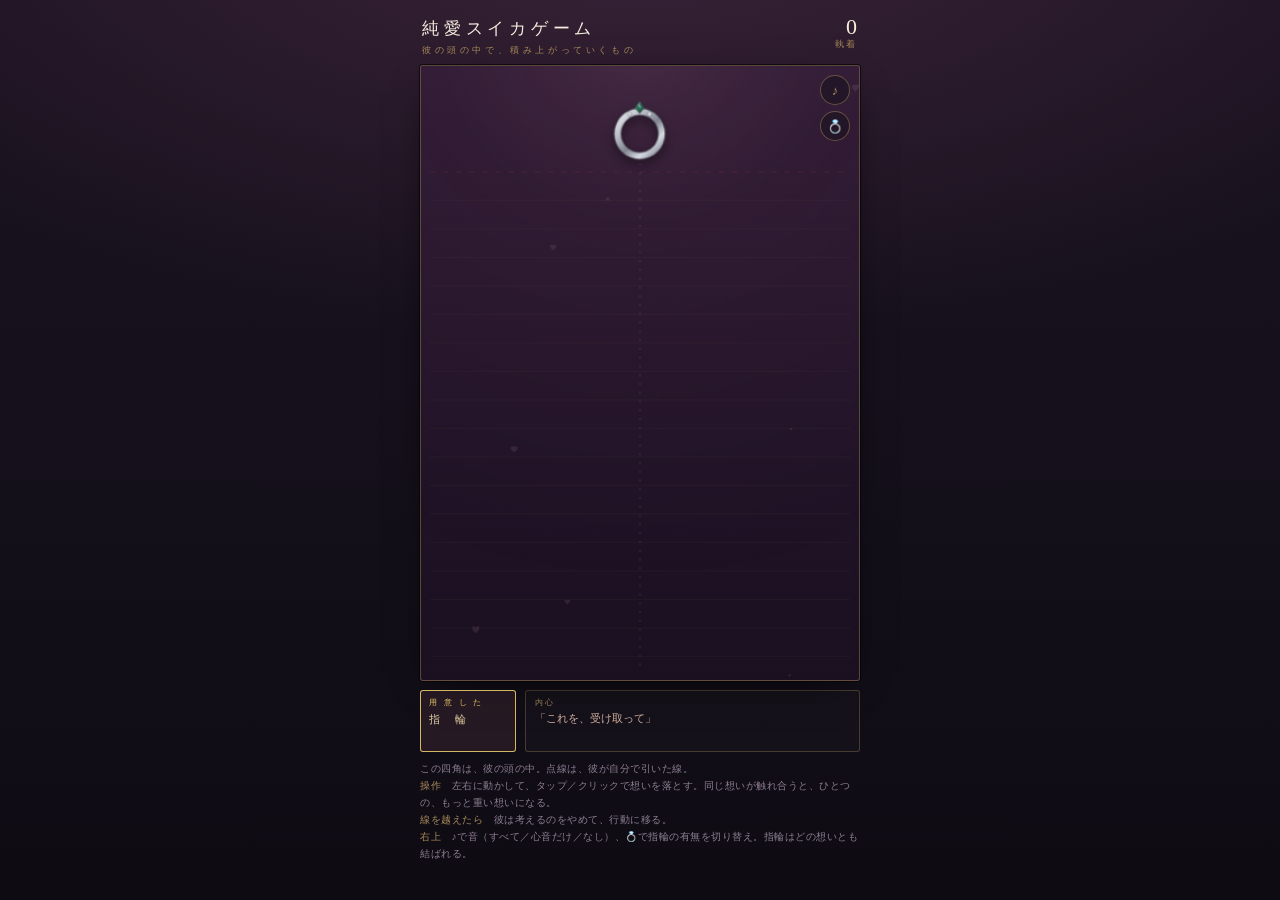
<file: suika/index.html>
<!DOCTYPE html>
<html lang="ja">
<head>
<meta charset="UTF-8">
<meta name="viewport" content="width=device-width, initial-scale=1.0, maximum-scale=1.0, user-scalable=no">
<title>純愛スイカゲーム</title>
<style>
  :root{
    --ink:#14101a;
    --paper:#f6efdf;
    --brass:#a98b5a;
    --seal:#8e1c2c;
  }
  *{box-sizing:border-box;-webkit-tap-highlight-color:transparent}
  html,body{margin:0;height:100%}
  body{
    background:
      radial-gradient(120% 80% at 50% -10%, #3a2338 0%, transparent 60%),
      linear-gradient(180deg,#1a1220 0%, #14101a 55%, #0e0b13 100%);
    color:var(--paper);
    font-family:"Hiragino Mincho ProN","Yu Mincho",YuMincho,"Noto Serif JP",serif;
    display:flex;flex-direction:column;align-items:center;
    min-height:100%;
    padding:10px 10px 18px;
    overflow-x:hidden;
  }
  header{
    width:100%;max-width:440px;
    display:flex;align-items:baseline;justify-content:space-between;
    padding:4px 2px 8px;
  }
  h1{margin:0;font-size:17px;font-weight:400;letter-spacing:.28em}
  h1 small{display:block;font-size:9px;letter-spacing:.4em;color:var(--brass);margin-top:4px}
  .score{text-align:right;line-height:1.15}
  .score b{font-size:22px;font-weight:400;letter-spacing:.05em}
  .score span{display:block;font-size:9px;letter-spacing:.3em;color:var(--brass)}

  .mute.beat{color:#e08b9a;border-color:rgba(224,139,154,.7);animation:mb 1.1s ease-in-out infinite}
  @keyframes mb{0%,100%{transform:scale(1)}12%{transform:scale(1.16)}26%{transform:scale(1.02)}38%{transform:scale(1.10)}}
  .ringbtn{
    top:46px !important;position:absolute;overflow:hidden;
    font-size:14px;line-height:1;padding-top:1px;
  }
  .ringbtn.off{
    color:#b9a9c0;border-color:rgba(140,125,150,.4);
    filter:grayscale(1);opacity:.55;      /* 絵文字は色が効かないので褪せさせる */
  }
  .ringbtn.off::after{
    content:"";position:absolute;left:4px;right:4px;top:50%;
    height:1px;background:currentColor;transform:rotate(-38deg);
  }
  .mute{
    position:absolute;top:10px;right:10px;
    width:30px;height:30px;padding:0;font-size:13px;line-height:1;
    border-radius:50%;border:1px solid rgba(169,139,90,.5);
    color:var(--brass);background:rgba(20,16,26,.5);letter-spacing:0;
  }
  .stage{position:relative;width:100%;max-width:440px}
  canvas{
    display:block;width:100%;height:auto;
    border:1px solid rgba(169,139,90,.45);
    border-radius:3px;
    background:linear-gradient(180deg,#2c1a33 0%,#1a1020 100%);
    box-shadow:0 0 0 1px rgba(0,0,0,.6), 0 10px 40px -18px #000;
    touch-action:none;cursor:crosshair;
  }

  .rail{width:100%;max-width:440px;margin-top:9px;display:flex;gap:9px;align-items:stretch}
  .next{
    flex:0 0 96px;border:1px solid rgba(169,139,90,.35);border-radius:3px;
    padding:6px 8px;background:rgba(255,255,255,.02);
  }
  .next em{font-style:normal;font-size:8px;letter-spacing:.3em;color:var(--brass);display:block;transition:color .3s}
  .next.gift{
    border-color:rgba(224,139,154,.85);
    background:rgba(224,139,154,.10);
    animation:giftIn .55s ease both;
  }
  .next.gift em{color:#e08b9a}
  .next.ring{
    border-color:rgba(233,201,107,.9);
    background:rgba(233,201,107,.10);
    animation:giftIn .55s ease both;
  }
  .next.ring em{color:#e9c96b}
  .next.ring p{color:#f5e2ae;letter-spacing:.2em}
  .next.gift p{color:#f3c9b4}
  @keyframes giftIn{
    0%{transform:scale(.94);background:rgba(224,139,154,.42)}
    100%{transform:none;background:rgba(224,139,154,.10)}
  }
  .next p{margin:4px 0 0;font-size:11px;line-height:1.35;opacity:.9}
  .log{
    flex:1;border:1px solid rgba(169,139,90,.35);border-radius:3px;
    padding:6px 9px;background:rgba(255,255,255,.02);
    height:62px;overflow:hidden;
  }
  .log em{font-style:normal;font-size:8px;letter-spacing:.3em;color:var(--brass);display:block;margin-bottom:3px}
  .log ul{margin:0;padding:0;list-style:none}
  .log li{font-size:11px;line-height:1.45;opacity:.85;animation:slip .5s ease both}
  .log li:first-child{color:#f3c9b4;opacity:1}
  @keyframes slip{from{opacity:0;transform:translateY(-5px)}to{opacity:.85;transform:none}}

  .hint{max-width:440px;width:100%;margin-top:8px;font-size:10px;line-height:1.7;color:#8d7f92;letter-spacing:.05em}
  .hint b{color:var(--brass);font-weight:400}

  .over{
    position:absolute;inset:0;display:none;flex-direction:column;
    align-items:center;justify-content:center;gap:14px;
    background:rgba(12,8,16,.86);backdrop-filter:blur(3px);border-radius:3px;
    padding:24px;text-align:center;
  }
  .over.show{display:flex;animation:fade .5s ease both}
  .over.warm{background:rgba(58,30,42,.88)}
  .over.warm .seal{background:#c9718b;box-shadow:0 4px 18px -4px #000, inset 0 -3px 8px rgba(0,0,0,.3)}
  .over.warm p{color:#e6d3d8}
  @keyframes fade{from{opacity:0}to{opacity:1}}
  .over p{margin:0;font-size:12.5px;line-height:2;letter-spacing:.08em;color:#cbbcc6}
  .over .head{
    display:block;font-size:16px;letter-spacing:.16em;color:var(--paper);
    margin-bottom:12px;
  }
  .over .seal{
    width:54px;height:54px;border-radius:50%;background:var(--seal);
    display:flex;align-items:center;justify-content:center;font-size:19px;
    box-shadow:0 4px 14px -4px #000, inset 0 -3px 8px rgba(0,0,0,.4);
  }
  button{
    font-family:inherit;background:transparent;color:var(--paper);
    border:1px solid var(--brass);border-radius:2px;
    padding:9px 26px;font-size:12px;letter-spacing:.3em;cursor:pointer;
    transition:background .2s,color .2s;
  }
  button:hover,button:focus-visible{background:var(--brass);color:#14101a;outline:none}
  @media (prefers-reduced-motion:reduce){*{animation:none!important}}
</style>
</head>
<body>

<header>
  <h1>純愛スイカゲーム<small>彼の頭の中で、積み上がっていくもの</small></h1>
  <div class="score"><b id="score">0</b><span>執着</span></div>
</header>

<div class="stage">
  <canvas id="cv"></canvas>
  <button id="mute" class="mute" aria-label="音：すべて" title="音：すべて">♪</button>
  <button id="ringBtn" class="mute ringbtn" aria-label="指輪：あり" title="指輪：あり（やさしい）">💍</button>
  <div class="over" id="over">
    <div class="seal" id="seal">&hearts;</div>
    <p id="overText"></p>
    <button id="retry">はじめから</button>
  </div>
</div>

<div class="rail">
  <div class="next"><em>次に浮かぶ</em><p id="nextText">…</p></div>
  <div class="log"><em>内心</em><ul id="logList"></ul></div>
</div>

<p class="hint">この四角は、彼の頭の中。点線は、彼が自分で引いた線。<br><b>操作</b>　左右に動かして、タップ／クリックで想いを落とす。同じ想いが触れ合うと、ひとつの、もっと重い想いになる。<br><b>線を越えたら</b>　彼は考えるのをやめて、行動に移る。<br><b>右上</b>　♪で音（すべて／心音だけ／なし）、💍で指輪の有無を切り替え。指輪はどの想いとも結ばれる。</p>

<script>
(() => {
  "use strict";
  const TAU = Math.PI * 2;

  /* ---------- 言葉の階梯 ----------
     sh: round / wobble / cloud / heart / heart2 / spike / thorn
     SHAPE_MODE を "round" にすると全部まるになる                      */
  const SHAPE_MODE = "grow";

  const TIERS = [
    {r:19,  f:10, t:"今日も",                     bg:"#f6efdf", fg:"#2a1a20", s:1,  sh:"round"},
    {r:25,  f:11, t:"洗濯物が、乾いた",           bg:"#f2e6ce", fg:"#2a1a20", s:3,  sh:"round"},
    {r:32,  f:12, t:"牛乳、切らしてた",           bg:"#efdcba", fg:"#2a1a20", s:6,  sh:"round"},
    {r:40,  f:13, t:"その靴、替えどきだ",         bg:"#ecceaa", fg:"#2a1a20", s:10, sh:"wobble"},
    {r:49,  f:14, t:"帰りが、いつもより遅い",     bg:"#e8bb98", fg:"#2a1a20", s:15, sh:"wobble"},
    {r:58,  f:15, t:"柔軟剤、同じのにした",       bg:"#e1a289", fg:"#2a1a20", s:21, sh:"cloud"},
    {r:69,  f:16, t:"捨てたレシート、預かった",   bg:"#d6857c", fg:"#2a1015", s:28, sh:"cloud"},
    {r:80,  f:16, t:"まだ、話しかけていない",     bg:"#c46873", fg:"#fbf2e6", s:36, sh:"heart"},
    {r:92,  f:17, t:"指輪は、削り出しで作る",   bg:"#ac4d6a", fg:"#fbf2e6", s:45, sh:"heart"},
    {r:105, f:17, t:"三年後の食卓が、見える",     bg:"#8c375e", fg:"#fbf2e6", s:55, sh:"heart2"},
    {r:120, f:18, t:"お迎えの支度は、出来た",     bg:"#67204c", fg:"#f7d9c6", s:66, sh:"heart2"}
  ];
  const MAX = TIERS.length - 1;

  /* 指輪。どの想いとも結ばれる。lv は -1 で表す */
  const RING_LV = -1, RING_IDX = TIERS.length, RING_HOT = TIERS.length + 1;
  // 細身のプラチナ。中央にアレキサンドライト、両脇に小さなダイヤ。
  // 石は彼が平静なら瞳と同じ深い緑、高ぶると赤紫に変わる。
  const RING = { r:27, f:10, t:"", bg:"#c9cdd6", fg:"#3a3f49", s:0, sh:"ring",
                 stone:["#dff3e6", "#2f7a5e", "#14402f"] };
  const RING_N = { r:27, f:10, t:"", bg:"#c9cdd6", fg:"#3a3f49", s:0, sh:"ring",
                 stone:["#f4d9e8", "#9c3a6b", "#4a1636"] };
  const T_ = lv => (lv < 0 ? RING : TIERS[lv]);
  const BEAT_FROM = 9;                   // この段階から鼓動する

  /* ---------- 盤面 ---------- */
  const W = 400, H = 560, WALL = 8, LINE = 96;
  const L = WALL, R = W - WALL, B = H - WALL;
  const OVER_LIMIT = 110;

  const cv = document.getElementById("cv");
  const ctx = cv.getContext("2d");
  const dpr = Math.min(window.devicePixelRatio || 1, 2);
  cv.width = Math.round(W * dpr); cv.height = Math.round(H * dpr);
  cv.style.aspectRatio = W + "/" + H;
  ctx.scale(dpr, dpr);

  const $score = document.getElementById("score");
  const $next  = document.getElementById("nextText");
  const $log   = document.getElementById("logList");
  const $over  = document.getElementById("over");
  const $overT = document.getElementById("overText");
  const $mute  = document.getElementById("mute");
  const $nextBox   = document.querySelector(".next");
  const $nextLabel = document.querySelector(".next em");
  const $ringBtn   = document.getElementById("ringBtn");

  const rnd = (a,b) => a + Math.random() * (b - a);
  function shade(hex, amt){
    const n = parseInt(hex.slice(1), 16);
    const c = [n >> 16, (n >> 8) & 255, n & 255].map(v => Math.max(0, Math.min(255, v + amt)));
    return "rgb(" + c[0] + "," + c[1] + "," + c[2] + ")";
  }

  /* ---------- 形 ---------- */
  function heartSub(c, x, y, s){
    c.moveTo(x, y + s*.92);
    c.bezierCurveTo(x - s*1.42, y - s*.10, x - s*.72, y - s*1.16, x, y - s*.42);
    c.bezierCurveTo(x + s*.72, y - s*1.16, x + s*1.42, y - s*.10, x, y + s*.92);
    c.closePath();
  }

  function shapePath(c, x, y, r, sh){
    c.beginPath();
    if (sh === "round"){
      c.arc(x, y, r, 0, TAU); c.closePath();
    } else if (sh === "wobble"){
      const n = 44;
      for (let i = 0; i <= n; i++){
        const a = i / n * TAU;
        const rr = r * (1 + .045*Math.sin(a*3) + .028*Math.sin(a*5 + 1.1));
        const px = x + Math.cos(a)*rr, py = y + Math.sin(a)*rr;
        i ? c.lineTo(px, py) : c.moveTo(px, py);
      }
      c.closePath();
    } else if (sh === "cloud"){
      // 隣り合うふくらみの交点で弧を切る（内側に線が走らないように）
      const n = 9, br = r * .34, cr = r - br;
      const half = Math.PI / n;
      const dd = 2 * cr * Math.sin(half);                 // 中心間距離
      const th = Math.acos(Math.min(1, (dd/2) / br));     // 交点までの開き
      const span = Math.PI/2 + half - th;
      for (let i = 0; i < n; i++){
        const a = i / n * TAU;
        c.arc(x + Math.cos(a)*cr, y + Math.sin(a)*cr, br, a - span, a + span);
      }
      c.closePath();
    } else if (sh === "ring"){
      c.arc(x, y, r * .87, 0, TAU);                 // 金の輪
      c.moveTo(x + r * .635, y);
      c.arc(x, y, r * .635, 0, TAU, true);          // 逆回りで穴を抜く
    } else if (sh === "heart"){
      heartSub(c, x, y - r*.05, r*1.00);
    } else if (sh === "heart2"){
      heartSub(c, x - r*.10, y + r*.06, r*.96);   // 主
      heartSub(c, x + r*.46, y - r*.42, r*.37);   // 添え
    } else {                                       // spike / thorn
      const deep = sh === "thorn" ? .64 : .76;
      const n = sh === "thorn" ? 26 : 20;
      for (let i = 0; i < n*2; i++){
        const a = i / (n*2) * TAU - Math.PI/2;
        const rr = (i % 2) ? r * deep : r;
        const px = x + Math.cos(a)*rr, py = y + Math.sin(a)*rr;
        i ? c.lineTo(px, py) : c.moveTo(px, py);
      }
      c.closePath();
    }
  }

  function tailPath(c, x, y, r, sh){
    c.beginPath();
    if (sh === "ring") return;                      // 指輪にしっぽは要らない
    if (sh === "cloud"){
      c.arc(x - r*.10, y + r*.94, r*.13, 0, TAU);
      c.moveTo(x + r*.24, y + r*1.16);
      c.arc(x + r*.16, y + r*1.16, r*.08, 0, TAU);
    } else if (sh === "heart" || sh === "heart2"){
      heartSub(c, x - r*.06, y + r*1.02, r*.17);   // 小さなハートが零れる
      heartSub(c, x + r*.20, y + r*1.30, r*.10);
    } else if (sh === "spike" || sh === "thorn"){
      c.moveTo(x - r*.20, y + r*.80);
      c.lineTo(x + r*.06, y + r*1.44);
      c.lineTo(x + r*.20, y + r*.76);
      c.closePath();
    } else {
      c.moveTo(x - r*.30, y + r*.80);
      c.lineTo(x - r*.02, y + r*1.26);
      c.lineTo(x + r*.24, y + r*.78);
      c.closePath();
    }
  }

  const INNER = { round:.86, wobble:.84, cloud:.70, heart:.64, heart2:.60, spike:.74, thorn:.62, ring:.40 };
  const TEXT_DY = { heart:-.06, heart2:.03 };
  const TEXT_DX = { heart2:-.10 };
  /* 当たり判定の半径。外接円より内側にある形は詰めて、隙間（膜）を減らす */
  const HIT = { round:1, wobble:.995, cloud:.955, heart:.78, heart2:.78, spike:.92, thorn:.86, ring:.88 };

  /* ハートだけは円ひとつで近似できない。上のV字のくぼみは、円をひとつに
     すると必ず膜になる（外接0.95・くぼみ0.47の差が埋まらない）。
     複数の円の集合で表し、円と円の谷をそのままくぼみとして使う。
     数値は輪郭を実測して、はみ出しとめり込みの和が最小になるよう当てはめたもの。
     ox/oy/r はすべて T.r に対する比。bound は外接＝合体条件の基準になる */
  const PARTS = {
    heart: { bound:.913, c:[
      { ox: .000, oy: .094, r:.593 },   // 中央
      { ox:-.403, oy:-.273, r:.426 },   // 左のふくらみ
      { ox: .403, oy:-.273, r:.426 },   // 右のふくらみ
      { ox: .000, oy: .529, r:.277 }    // 下の先
    ]},
    heart2: { bound:.949, c:[
      { ox:-.100, oy: .203, r:.580 },   // 主・中央
      { ox:-.516, oy:-.198, r:.380 },   // 主・左
      { ox: .316, oy:-.198, r:.380 },   // 主・右
      { ox: .608, oy:-.503, r:.160 }    // 添え
    ]}
  };

  function wrap(text, per){
    const out = [];
    for (let i = 0; i < text.length; i += per) out.push(text.slice(i, i + per));
    return out;
  }

  /* ---------- 吹き出しを1回だけ焼く ---------- */
  const SPRITES = [];
  function bake(){
    const ALL = TIERS.concat([RING, RING_N]);
    for (let lv = 0; lv < ALL.length; lv++){
      const T = ALL[lv];
      const sh = SHAPE_MODE === "round" ? "round" : T.sh;
      const r = T.r;
      const padX = r*.45, padTop = r*.45, padBot = r*.75;
      const w = r*2 + padX*2, h = r*2 + padTop + padBot;
      const off = document.createElement("canvas");
      off.width = Math.ceil(w * dpr); off.height = Math.ceil(h * dpr);
      const c = off.getContext("2d");
      c.scale(dpr, dpr);
      const cx = padX + r, cy = padTop + r;

      // しっぽ（輪郭線なし・本体の下から出る）
      c.fillStyle = shade(T.bg, -14);
      tailPath(c, cx, cy, r, sh);
      c.fill();

      // 本体（影とグラデはここで1回だけ）
      let g;
      if (sh === "ring"){                          // プラチナは白く硬く光る
        g = c.createLinearGradient(cx - r*.75, cy - r*.75, cx + r*.7, cy + r*.8);
        g.addColorStop(0,   "#f6f8fb");
        g.addColorStop(.28, "#c4c9d3");
        g.addColorStop(.54, "#868b96");
        g.addColorStop(.76, "#e2e6ed");
        g.addColorStop(1,   "#767b86");
      } else {
        g = c.createLinearGradient(cx, cy - r, cx, cy + r);
        g.addColorStop(0, "#ffffff");
        g.addColorStop(.22, T.bg);
        g.addColorStop(1, shade(T.bg, -18));
      }
      c.save();
      c.shadowColor = "rgba(0,0,0,.5)";
      c.shadowBlur = 10; c.shadowOffsetY = 4;
      shapePath(c, cx, cy, r, sh);
      c.fillStyle = g;
      c.fill();
      c.restore();
      c.lineWidth = 1;
      c.strokeStyle = sh === "ring" ? "rgba(42,48,60,.55)" : "rgba(42,26,32,.30)";
      c.stroke();

      // 言葉：実際に測って、はみ出すならフォントを詰める
      const inner = r * (INNER[sh] || .84);
      const face = '"Hiragino Mincho ProN","Yu Mincho",serif';
      let f = T.f, lines = [], lh = 0;
      for (let k = 0; k < 9; k++){
        c.font = f + "px " + face;
        lh = f * 1.32;
        lines = wrap(T.t, Math.max(3, Math.round(inner * 1.9 / f)));
        let fits = true;
        for (let i = 0; i < lines.length; i++){
          const y = (i - (lines.length - 1) / 2) * lh;
          const edge = Math.abs(y) + f * .56;
          const room = edge < inner ? 2 * Math.sqrt(inner*inner - edge*edge) : 0;
          if (c.measureText(lines[i]).width > room){ fits = false; break; }
        }
        if (fits) break;
        f *= .94;
      }
      c.fillStyle = T.fg;
      c.textAlign = "center"; c.textBaseline = "middle";
      const tx = cx + r * (TEXT_DX[sh] || 0);
      const y0 = cy + r * (TEXT_DY[sh] || 0) - (lines.length - 1) * lh / 2;
      for (let i = 0; i < lines.length; i++) c.fillText(lines[i], tx, y0 + i * lh);

      if (sh === "ring"){
        const gem = (gx, gy, st, hi, mid, lo) => {
          c.beginPath();                            // 台座
          c.moveTo(gx - st * .48, gy + st * .10);
          c.lineTo(gx + st * .48, gy + st * .10);
          c.lineTo(gx, gy + st * .92);
          c.closePath();
          c.fillStyle = "#9ba0aa"; c.fill();
          c.beginPath();                            // 石
          c.moveTo(gx, gy - st * .78);
          c.lineTo(gx + st * .62, gy + st * .08);
          c.lineTo(gx, gy + st * .80);
          c.lineTo(gx - st * .62, gy + st * .08);
          c.closePath();
          const sg = c.createLinearGradient(gx - st, gy - st, gx + st, gy + st);
          sg.addColorStop(0, hi); sg.addColorStop(.42, mid); sg.addColorStop(1, lo);
          c.fillStyle = sg; c.fill();
          c.lineWidth = .6; c.strokeStyle = "rgba(30,34,42,.5)"; c.stroke();
          c.beginPath();                            // ひとすじの輝き
          c.moveTo(gx - st * .18, gy - st * .38);
          c.lineTo(gx + st * .12, gy + st * .06);
          c.strokeStyle = "rgba(255,255,255,.9)"; c.lineWidth = .8; c.stroke();
        };
        const S = T.stone;
        const ro = r * .755;
        for (const deg of [-27, 27]){               // 両脇の小さなダイヤ
          const a = (-90 + deg) * Math.PI / 180;
          gem(cx + Math.cos(a) * ro, cy + Math.sin(a) * ro, r * .125,
              "#ffffff", "#eef1f4", "#b8bfc7");
        }
        gem(cx, cy - r * .90, r * .26, S[0], S[1], S[2]);   // 中央の一石
      }
      SPRITES.push({ cv:off, w, h, ox:cx, oy:cy });
    }
  }

  /* 飛び散るハート。粒ごとにパスを引くと 5-1 と同じ罠を踏むので、
     向きちがいを1枚の帯に焼いて、あとは切り出して貼るだけにする */
  const HROT = 8, HSZ = 16;
  const HEARTS = [];
  function bakeHearts(){
    for (let lv = 0; lv < TIERS.length; lv++){
      const off = document.createElement("canvas");
      off.width = Math.ceil(HSZ * HROT * dpr); off.height = Math.ceil(HSZ * dpr);
      const c = off.getContext("2d");
      c.scale(dpr, dpr);
      c.fillStyle = TIERS[lv].bg;
      c.strokeStyle = shade(TIERS[lv].bg, -34);
      c.lineWidth = .8;
      for (let i = 0; i < HROT; i++){
        c.save();
        c.translate(HSZ * i + HSZ / 2, HSZ / 2);
        c.rotate(i / HROT * TAU);
        c.beginPath();
        heartSub(c, 0, -HSZ * .017, HSZ * .34);
        c.fill(); c.stroke();
        c.restore();
      }
      HEARTS.push(off);
    }
  }

  /* 背景（罫線）も焼いておく */
  let bgSprite = null;
  function bakeBg(){
    const off = document.createElement("canvas");
    off.width = Math.round(W * dpr); off.height = Math.round(H * dpr);
    const c = off.getContext("2d");
    c.scale(dpr, dpr);
    c.strokeStyle = "rgba(169,139,90,.055)";
    c.lineWidth = 1;
    for (let y = LINE + 26; y < B; y += 26){
      c.beginPath(); c.moveTo(L, y + .5); c.lineTo(R, y + .5); c.stroke();
    }
    bgSprite = off;
  }

  /* ---------- 音（すべてその場で合成。外部ファイルなし） ---------- */
  let ac = null, master = null, musicBus = null, unease = null, schedTimer = null;
  let nextNote = 0, stepIdx = 0;
  let audioMode = 0;                   // 0=すべて 1=心音だけ 2=無音

  function initAudio(){
    if (ac || audioMode === 2) return;
    const AC = window.AudioContext || window.webkitAudioContext;
    if (!AC) return;
    ac = new AC();
    master = ac.createGain();
    master.gain.value = .8;
    master.connect(ac.destination);
    musicBus = ac.createGain();                 // 曲だけ切れるように分けておく
    musicBus.gain.value = audioMode === 0 ? 1 : 0;
    musicBus.connect(master);
    startUnease();
    startMusic();
  }

  function env(node, t, atk, dur, vol){
    const g = ac.createGain();
    g.gain.setValueAtTime(0, t);
    g.gain.linearRampToValueAtTime(vol, t + atk);
    g.gain.exponentialRampToValueAtTime(.0001, t + dur);
    node.connect(g);
    return g;
  }

  // 単音。at を渡すと未来の時刻に予約できる
  function blip(freq, dur, vol, type, slide, at, dest){
    if (!ac) return;
    const t = at || ac.currentTime;
    const o = ac.createOscillator();
    o.type = type || "sine";
    o.frequency.setValueAtTime(freq, t);
    if (slide && slide !== 1) o.frequency.exponentialRampToValueAtTime(Math.max(20, freq * slide), t + dur);
    env(o, t, .006, dur, vol).connect(dest || master);
    o.start(t); o.stop(t + dur + .03);
  }

  // 鐘。倍音を重ねて余韻を出す
  function bell(freq, vol, dur, at, dest){
    if (!ac) return;
    const t = at || ac.currentTime;
    const parts = [[1, 1], [2.01, .3], [3.02, .12]];
    for (const [m, a] of parts){
      const o = ac.createOscillator();
      o.type = "sine";
      o.frequency.setValueAtTime(freq * m, t);
      env(o, t, .008, dur * (m > 2 ? .5 : 1), vol * a).connect(dest || master);
      o.start(t); o.stop(t + dur + .05);
    }
  }

  /* --- 曲。明るい王道進行が、育つほど帰る場所を失っていく --- */
  const CH = {
    F : {root:174.61, n:[349.23, 440.00, 523.25, 659.25]},  // Fmaj7
    G : {root:196.00, n:[391.99, 493.88, 587.33, 783.99]},  // G
    Em: {root:164.81, n:[329.63, 391.99, 493.88, 659.25]},  // Em
    Am: {root:220.00, n:[440.00, 523.25, 659.25, 880.00]},  // Am
    Ab: {root:207.65, n:[415.30, 523.25, 622.25, 783.99]},  // A♭maj7（半音ずれる）
    E7: {root:164.81, n:[329.63, 415.30, 493.88, 622.25]}   // E7（明るさに影）
  };
  const ARP = [0, 1, 2, 3, 2, 3, 1, 2];

  function progression(){
    const p = [CH.F, CH.G, CH.Em, CH.Am];
    if (best >= 7) p[3] = CH.Ab;      // 戻ってくるはずの和音が、半音ずれる
    if (best >= 9) p[1] = CH.E7;      // 明るいところに影が差す
    return p;
  }
  function stepDur(){
    const bpm = 100 + (best >= 7 ? 6 : 0) + (resolved ? 10 : 0);
    return 30 / bpm;                  // 8分音符
  }

  function playStep(i, t){
    const prog = progression(), bar = (i >> 3) % 4, s = i & 7, ch = prog[bar];
    const M = musicBus;
    bell(ch.n[ARP[s]], .036, .95, t, M);                       // オルゴール
    if (s === 0) blip(ch.root, .55, .05, "sine", 1, t, M);     // ベース
    if (s === 4) blip(ch.root * 1.5, .30, .026, "sine", 1, t, M);
    if (s & 1)   blip(5400, .014, .005, "sine", 1, t, M);      // ごく軽い刻み
    if (resolved && (s === 0 || s === 4)) blip(64, .18, .10, "sine", .6, t, M);
  }

  function scheduler(){
    if (!ac || ac.state !== "running") return;
    while (nextNote < ac.currentTime + .25){
      if (!dead) playStep(stepIdx, nextNote);
      nextNote += stepDur();
      stepIdx++;
    }
  }
  function startMusic(){
    nextNote = ac.currentTime + .12; stepIdx = 0;
    if (!schedTimer) schedTimer = setInterval(scheduler, 40);
  }

  /* --- 下から滲んでくるもの。段階が上がるほど濃くなる --- */
  function startUnease(){
    unease = ac.createGain();
    unease.gain.value = 0;
    const lp = ac.createBiquadFilter();
    lp.type = "lowpass"; lp.frequency.value = 260;
    unease.connect(lp); lp.connect(master);
    for (const f of [55, 55.35]){
      const o = ac.createOscillator();
      o.type = "sawtooth"; o.frequency.value = f;
      const g = ac.createGain(); g.gain.value = .3;
      o.connect(g); g.connect(unease); o.start();
    }
  }
  function updateMood(){
    if (!ac || !unease) return;
    const lvl = best >= 9 ? .05 : best >= 7 ? .03 : best >= 5 ? .012 : 0;
    unease.gain.setTargetAtTime(lvl, ac.currentTime, 2.5);
  }

  /* 場面ごとの音 */
  const seDrop = lv => blip(300 - lv * 9, .10, .09, "triangle", .7);
  let lastLand = 0;
  function seLand(lv){
    if (!ac) return;
    const t = ac.currentTime;
    if (t - lastLand < .05) return;             // 同時着地は間引く
    lastLand = t;
    blip(150 - lv * 7, .07, .04, "sine", .8);
  }
  function seMerge(lv){
    const f = 880 * Math.pow(.87, lv);          // 育つほど低く、長く
    bell(f, .085 + lv * .005, 1.0 + lv * .1);
    bell(f * 1.5, .04, .7);                     // 5度を重ねて、うれしい響きに
    if (lv >= 8) blip(f * .5, .5, .045, "triangle");
  }
  function seResolve(){
    if (!ac) return;
    bell(261.63, .12, 3.4);
    bell(415.30, .09, 3.4);                     // 幸福な和音に、半音を差し込む
    updateMood();
  }
  function seThump(t){
    if (!ac) return;
    const v = .04 + t * .13;
    blip(62, .17, v, "sine", .55);
    const gap = .17 - t * .05;
    blip(54, .21, v * .72, "sine", .55, ac.currentTime + gap);
  }
  function seRing(){
    if (!ac) return;
    bell(1567.98, .085, 2.4);                       // 高く澄んだ音
    bell(2093,    .04,  1.8);
  }
  function seGift(){
    if (!ac) return;
    bell(1046.5, .11, 1.5);
    bell(659.25, .09, 1.5);
    blip(98, .7, .09, "triangle", .8);
  }
  function seImpact(force){
    if (!ac) return;
    const v = .10 + force * .10;
    blip(150, .08, v * .40, "triangle", .30);              // 当たった瞬間の芯
    blip(58,  .34, v,       "sine",     .42);              // 腹に来る低さ
    blip(41,  .55, v * .78, "sine",     .52, ac.currentTime + .025);
  }
  function seWarn(d){
    blip(660 + d * 220, .10, .035 + d * .045, "triangle", 1.5);
  }
  function seOver(){
    if (!ac) return;
    blip(87, 1.8, .13, "sawtooth", .5);
    if (unease) unease.gain.setTargetAtTime(0, ac.currentTime, 1.2);
  }
  function audioReset(){
    if (!ac) return;
    stepIdx = 0; nextNote = ac.currentTime + .1;
    if (unease) unease.gain.setTargetAtTime(0, ac.currentTime, .3);
  }

  const AUDIO_LABEL = ["♪", "♥", "✕"];
  const AUDIO_TITLE  = ["音：すべて", "音：心音だけ", "音：なし"];
  function cycleSound(){
    audioMode = (audioMode + 1) % 3;
    $mute.textContent = AUDIO_LABEL[audioMode];
    $mute.setAttribute("aria-label", AUDIO_TITLE[audioMode]);
    $mute.setAttribute("title", AUDIO_TITLE[audioMode]);
    $mute.classList.toggle("beat", audioMode === 1);
    if (!ac){ initAudio(); return; }
    master.gain.setTargetAtTime(audioMode === 2 ? 0 : .8, ac.currentTime, .05);
    musicBus.gain.setTargetAtTime(audioMode === 0 ? 1 : 0, ac.currentTime, .35);
  }

  /* 上から差してくる光。彼の胸の高鳴り */
  let glowSprite = null, dustSprite = null;
  function bakeGlow(){
    const off = document.createElement("canvas");
    off.width = Math.round(W * dpr); off.height = Math.round(H * dpr);
    const c = off.getContext("2d");
    c.scale(dpr, dpr);
    const g = c.createRadialGradient(W/2, -40, 10, W/2, -40, H * .95);
    g.addColorStop(0,   "rgba(255,170,190,.42)");
    g.addColorStop(.35, "rgba(214,110,150,.16)");
    g.addColorStop(1,   "rgba(214,110,150,0)");
    c.fillStyle = g;
    c.fillRect(0, 0, W, H);
    glowSprite = off;
  }
  function bakeDust(){                    // ふわふわ上がっていく小さなハート
    const s = 22;
    const off = document.createElement("canvas");
    off.width = off.height = Math.round(s * 2 * dpr);
    const c = off.getContext("2d");
    c.scale(dpr, dpr);
    c.fillStyle = "#ffc2d2";
    c.beginPath(); heartSub(c, s, s, s * .82); c.fill();
    dustSprite = off;
  }
  let vigSprite = null, noiseSprite = null;
  function bakeVignette(){
    const off = document.createElement("canvas");
    off.width = Math.round(W * dpr); off.height = Math.round(H * dpr);
    const c = off.getContext("2d"); c.scale(dpr, dpr);
    const g = c.createRadialGradient(W/2, H*.55, W*.28, W/2, H*.55, W*.95);
    g.addColorStop(0,   "rgba(120,0,30,0)");
    g.addColorStop(.55, "rgba(120,0,30,.30)");
    g.addColorStop(1,   "rgba(70,0,18,.92)");
    c.fillStyle = g; c.fillRect(0, 0, W, H);
    vigSprite = off;
  }
  function bakeNoise(){                       // 等倍で貼れるよう、盤面より少し大きく
    const w = W + 40, h = H + 40;
    const off = document.createElement("canvas");
    off.width = w; off.height = h;
    const c = off.getContext("2d");
    const img = c.createImageData(w, h);
    for (let i = 0; i < w*h; i++){
      if (Math.random() < .34){
        const v = 120 + Math.random() * 135;
        img.data[i*4] = v; img.data[i*4+1] = v*.72; img.data[i*4+2] = v*.78;
        img.data[i*4+3] = 40 + Math.random() * 215;
      }
    }
    c.putImageData(img, 0, 0);
    noiseSprite = off;
  }

  const DUST = [];
  function makeDust(){
    for (let i = 0; i < 22; i++){
      DUST.push({ x: Math.random() * W, sp: .006 + Math.random() * .011,
                  ph: Math.random() * 9999, sz: .3 + Math.random() * .7,
                  sw: 6 + Math.random() * 14 });
    }
  }
  const calm = window.matchMedia && window.matchMedia("(prefers-reduced-motion: reduce)").matches;


  let bubbles = [], sparks = [], ripples = [];
  let score = 0, best = 0, dead = false, resolved = false;
  let cursor = W / 2, cooldown = 0, overTimer = 0;
  let held = null, nextLv = 0, uid = 1;
  let awake = 0;                       // 動きがある間だけ回す
  let flash = 0;                       // 合体したときの高揚
  let shake = 0;                       // 重い想いが落ちたときの震え
  let thud  = 0;                       // 贈り物が着いたときの沈み込み（下方向だけ）
  let tension = 0, pulseF = 0, pulseT = 0;   // 積み上がり具合と、鼓動
  let lastDropX = -999, sameStreak = 0;      // 同じところにばかり落としていないか
  let giftPending = false, giftNext = false, teaseIdx = 0, noticeIdx = 0;
  let ringOut = false, sinceRing = 0;        // 指輪が出回っているか／何手ぶりか
  let ringMode = true;                       // 指輪あり／なし（難易度）

  // 気づかれたときの独白
  const NOTICE = ["そこ、気に入ったんだね", "同じところばかりだね", "……数えているよ"];
  const TEASE  = [
    "そんなに試すなら、特大のをあげる",
    "まだ足りない？　いいよ、もっと",
    "君の好きなところに、置いてあげる",
    "遠慮しないで。まだあるから"
  ];

  const wake = n => { awake = Math.max(awake, n || 40); };
  function pickLv(){
    // 詰まってくるほど、そして長く来ていないほど、彼が指輪を差し出してくる
    const chance = .07
                 + Math.max(0, tension - .45) * .35
                 + Math.max(0, sinceRing - 18) * .03;
    if (ringMode && !ringOut && Math.random() < chance) return RING_LV;
    const p = Math.random();
    return p < .34 ? 0 : p < .63 ? 1 : p < .86 ? 2 : 3;
  }

  function reset(){
    bubbles = []; sparks = []; ripples = [];
    score = 0; best = 0; dead = false; resolved = false; overTimer = 0; cooldown = 0;
    flash = 0; shake = 0; thud = 0; tension = 0; pulseF = 0; pulseT = 0;
    lastDropX = -999; sameStreak = 0; giftPending = false; giftNext = false; ringOut = false; sinceRing = 0;
    $score.textContent = "0";
    $log.innerHTML = "";
    $over.classList.remove("show", "warm");
    nextLv = pickLv();
    newHeld();
    audioReset();
    wake(60);
  }
  function newHeld(){
    // giftNext は「いま nextLv に入っているものが贈り物か」。持ち替える前に写し取る
    held = { lv: nextLv, gift: giftNext };
    if (giftPending){
      nextLv = 5 + Math.floor(Math.random() * 3);   // 特大を寄越してくる
      giftPending = false; giftNext = true;
    } else {
      nextLv = pickLv(); giftNext = false;
    }
    const ring = nextLv < 0;
    if (ring){ ringOut = true; sinceRing = 0; seRing(); log("これを、受け取って"); }
    $next.textContent = ring ? "指　輪" : "「" + TIERS[nextLv].t + "」";
    $nextBox.classList.toggle("gift", giftNext);
    $nextBox.classList.toggle("ring", ring);
    $nextLabel.textContent = ring ? "用 意 し た" : giftNext ? "贈 り 物" : "次に浮かぶ";
  }
  function spawn(x, y, lv, vx, vy){
    const T = T_(lv);
    const sh = SHAPE_MODE === "round" && lv >= 0 ? "round" : T.sh;
    const P = PARTS[sh];
    const mr = T.r * (HIT[sh] || 1);         // 質量の基準。改修前と同じ値のまま
    // 集合体の場合、r は外接。合体条件が分離距離より必ず甘くなる（後述 step）
    const r = P ? T.r * P.bound : mr;
    bubbles.push({ id:uid++, x, y, px:x, py:y, lv,
                   r: r,                          // 吹き出し同士
                   wr: T.r,                       // 壁と床
                   parts: P ? P.c.map(p => ({ ox:p.ox * T.r, oy:p.oy * T.r, r:p.r * T.r })) : null,
                   m: mr * mr * (1 + Math.max(0, lv) * .13),
                   angle:0, av:(Math.random() - .5) * .012,
                   vx:vx||0, vy:vy||0, born:performance.now(), pop:0, touch:false });
  }
  function log(text){
    const li = document.createElement("li");
    li.textContent = "「" + text + "」";
    $log.prepend(li);
    while ($log.children.length > 5) $log.lastChild.remove();
  }

  /* ---------- 入力 ---------- */
  function drop(){
    if (dead || cooldown > 0 || !held) return;
    const r = T_(held.lv).r;
    const x = Math.max(L + r, Math.min(R - r, cursor));
    spawn(x, LINE - 34, held.lv, 0, .6);
    if (held.gift) bubbles[bubbles.length - 1].gift = true;   // 着地で重みを出すため
    seDrop(held.lv);
    sinceRing++;
    cooldown = 26;

    // 同じところにばかり落としていると、気づかれる
    if (Math.abs(x - lastDropX) < 26) sameStreak++; else sameStreak = 0;
    lastDropX = x;
    if (sameStreak === 4) log(NOTICE[noticeIdx++ % NOTICE.length]);
    if (sameStreak >= 7 && (sameStreak - 7) % 5 === 0){
      giftPending = true;
      log(TEASE[teaseIdx++ % TEASE.length]);
      seGift();
      flash = Math.min(1, flash + .7);
    }

    newHeld();
    wake(120);
  }
  function moveTo(clientX){
    const rect = cv.getBoundingClientRect();
    cursor = (clientX - rect.left) / rect.width * W;
    wake(12);
  }
  cv.addEventListener("pointermove", e => moveTo(e.clientX));
  cv.addEventListener("pointerdown", e => moveTo(e.clientX));
  cv.addEventListener("pointerup",   e => { initAudio(); moveTo(e.clientX); drop(); });
  window.addEventListener("keydown", e => {
    if (e.key === "ArrowLeft")  { cursor -= 16; wake(12); }
    if (e.key === "ArrowRight") { cursor += 16; wake(12); }
    if (e.key === " " || e.key === "Enter") { e.preventDefault(); initAudio(); drop(); }
  });
  document.getElementById("retry").addEventListener("click", () => { initAudio(); reset(); });
  $mute.addEventListener("click", cycleSound);
  $ringBtn.addEventListener("click", () => {
    ringMode = !ringMode;
    $ringBtn.classList.toggle("off", !ringMode);
    $ringBtn.setAttribute("aria-label", ringMode ? "指輪：あり" : "指輪：なし");
    $ringBtn.setAttribute("title", ringMode ? "指輪：あり（やさしい）" : "指輪：なし（むずかしい）");
    log(ringMode ? "ふふ、やっぱり要るよね" : "……要らないの？");
    if (!ringMode && nextLv < 0){        // 手を引っ込める
      nextLv = pickLv(); ringOut = false;
      $next.textContent = "「" + TIERS[nextLv].t + "」";
      $nextBox.classList.remove("ring");
      $nextLabel.textContent = "次に浮かぶ";
    }
    wake(20);
  });
  document.addEventListener("visibilitychange", () => {
    if (document.hidden){ ac && ac.suspend(); }
    else { ac && ac.resume(); wake(30); }
  });

  /* ---------- 物理 ---------- */
  const G = .5, DAMP = .985, VMAX = 18, SOLVE = 6;

  /* 詰まりをほどくための跳ね返り（4-1）。段ごとに「重なりを解消したとき、
     元の速さより余分に出してよい速さ」を決める。小さいほど跳ぶ。
     打ち上がる高さの目安は v*v/(2*G) ＝ v*v ピクセル（盤面の高さは560）。
     大きい段を0にしてあるのは、跳ねさせても山が崩れるだけで、
     詰まるのはたいてい隙間に取り残された小さい想いの方だから。
     遊んだ感じで調整してよい。ここを全部0にすると跳ねは完全に消える */
  const BOUNCE = [12, 10, 8, 6, 4, 2.5, 1.5, 0, 0, 0, 0];
  const RING_BOUNCE = 8;              // 指輪は小さいので跳ねる側

  /* 集合体どうしの接触。最も深く重なっている円の組だけを返す。
     ひとつの相手に対して接点はひとつ、と割り切る（SOLVE の反復で収束する）。
     parts を持たない相手は、半径 r の円ひとつとして扱う */
  const CT = { nx:0, ny:0, sep:0 };
  function contact(a, c){
    const ap = a.parts, cp = c.parts;
    const na = ap ? ap.length : 1, nc = cp ? cp.length : 1;
    let deepest = 0;
    for (let i = 0; i < na; i++){
      let ax, ay, ar;
      if (ap){ const p = ap[i];
        ax = a.x + p.ox*a.ca - p.oy*a.sa; ay = a.y + p.ox*a.sa + p.oy*a.ca; ar = p.r;
      } else { ax = a.x; ay = a.y; ar = a.r; }
      for (let j = 0; j < nc; j++){
        let cx, cy, cr;
        if (cp){ const q = cp[j];
          cx = c.x + q.ox*c.ca - q.oy*c.sa; cy = c.y + q.ox*c.sa + q.oy*c.ca; cr = q.r;
        } else { cx = c.x; cy = c.y; cr = c.r; }
        const dx = cx - ax, dy = cy - ay, rr = ar + cr;
        const d2 = dx*dx + dy*dy;
        if (d2 >= rr*rr || d2 === 0) continue;
        const d = Math.sqrt(d2), ov = rr - d;
        if (ov > deepest){ deepest = ov; CT.nx = dx/d; CT.ny = dy/d; CT.sep = ov; }
      }
    }
    return deepest > 0;
  }

  function step(){
    if (cooldown > 0) cooldown--;

    for (const b of bubbles){
      b.px = b.x; b.py = b.y;
      b.vy += G;
      if (b.vy > VMAX) b.vy = VMAX;
      if (b.vy < -VMAX) b.vy = -VMAX;
      b.x += b.vx; b.y += b.vy;
      b.touch = false;
      if (b.pop > 0) b.pop -= .06;
      // 集合体の円は角度で回る。angle は解決ループの中では変わらないので一度だけ
      if (b.parts){ b.ca = Math.cos(b.angle); b.sa = Math.sin(b.angle); }
    }

    for (let it = 0; it < SOLVE; it++){
      for (let i = 0; i < bubbles.length; i++){
        const a = bubbles[i];
        if (a.gone) continue;
        for (let j = i + 1; j < bubbles.length; j++){
          const c = bubbles[j];
          if (c.gone) continue;
          const rr = a.r + c.r;
          // 同じ段どうし、または指輪が絡めば合体。押し合って止まる距離より必ず甘くする
          const same = a.lv === c.lv || a.lv < 0 || c.lv < 0;
          const mrr = same ? Math.max(rr * 1.03, (a.wr + c.wr) * .97) : 0;
          const lim = same ? mrr : rr;
          const dx = c.x - a.x;
          if (dx > lim || dx < -lim) continue;
          const dy = c.y - a.y;
          if (dy > lim || dy < -lim) continue;
          const d2 = dx*dx + dy*dy;
          if (d2 === 0) continue;

          if (same && it === 0 && d2 < mrr*mrr){ merge(a, c); break; }
          if (d2 >= rr*rr) continue;      // rr は外接どうし。ここまでは大まかな足切り

          let nx, ny, push;
          if (a.parts || c.parts){
            if (!contact(a, c)) continue;          // 外接は重なっても、円の谷なら当たらない
            nx = CT.nx; ny = CT.ny; push = CT.sep * .9;
          } else {
            const d = Math.sqrt(d2);
            nx = dx / d; ny = dy / d; push = (rr - d) * .9;
          }
          const ma = a.m, mc = c.m, tm = ma + mc;
          a.x -= nx * push * (mc / tm); a.y -= ny * push * (mc / tm);
          c.x += nx * push * (ma / tm); c.y += ny * push * (ma / tm);
          a.touch = c.touch = true;
          if (it === 0){                          // 触れた面をこすって転がる
            const rel = (c.vx - a.vx) * -ny + (c.vy - a.vy) * nx;
            a.av -= rel / a.r * .055;
            c.av += rel / c.r * .055;
          }
        }
      }
      for (const b of bubbles){
        if (b.gone) continue;
        if (b.x - b.wr < L){ b.x = L + b.wr; b.touch = true; if (it === 0) b.av -= b.vy / b.wr * .09; }
        if (b.x + b.wr > R){ b.x = R - b.wr; b.touch = true; if (it === 0) b.av += b.vy / b.wr * .09; }
        if (b.y + b.wr > B){ b.y = B - b.wr; b.touch = true; if (it === 0) b.av += b.vx / b.wr * .13; }
      }
    }

    let moving = false;
    for (const b of bubbles){
      if (b.gone) continue;
      const fall = b.vy;                        // 解決前の落下速度
      const side = b.vx;
      b.vx = (b.x - b.px) * DAMP;
      b.vy = (b.y - b.py) * DAMP;

      // 重なりを解消した「押し出し」も位置の差なので、そのままだと速度に化けて
      // 吹き飛ぶ（4-1）。ぶつかって止まるのは速さが**減る**側なので、
      // 増える方向だけに上限をかける。落ちて止まる・押されて転がるは素通り。
      // 上限は「元の速さ ＋ BOUNCE」。この余白が詰まりをほどく跳ねになる。
      const inS = side * side + fall * fall;
      const outS = b.vx * b.vx + b.vy * b.vy;
      const cap = Math.sqrt(inS) + (b.lv < 0 ? RING_BOUNCE : BOUNCE[b.lv]);
      if (outS > cap * cap && outS > 1e-9){
        const k = cap / Math.sqrt(outS);
        b.vx *= k; b.vy *= k;
      }
      if (b.touch) b.vx *= .86;
      if (Math.abs(b.vx) < .02) b.vx = 0;
      if (Math.abs(b.vy) < .02) b.vy = 0;

      // しっぽが重り。傾いた分だけ戻ろうとする（重い想いほど、ゆっくり）
      const tilt = Math.abs(b.angle);
      let k = .017 / (1 + b.lv * .16);
      if (b.touch){                             // 支えられていると、起き上がれなくなる
        if (tilt > .95) k = 0;                  // 55°以上：倒れたまま
        else if (tilt > .55) k *= .22;          // 32°以上：もう戻りきれない
      }
      b.av += -Math.sin(b.angle) * k;
      b.av *= b.touch ? .90 : .982;
      if (b.av >  .20) b.av =  .20;
      if (b.av < -.20) b.av = -.20;
      b.angle += b.av;
      if (b.angle >  Math.PI) b.angle -= TAU;
      if (b.angle < -Math.PI) b.angle += TAU;
      if (b.touch && Math.abs(b.av) < .0016){
        if (tilt < .012){ b.av = 0; b.angle = 0; }   // まっすぐ立った
        else if (tilt > .55) b.av = 0;               // 倒れたまま落ち着いた
      }

      if (b.touch && fall > 3.2 && b.vy < fall * .45){
        // 先に通常の震え。贈り物はこの上限（6）を越えるので、順番を入れ替えないこと
        if (b.lv >= 4) shake = Math.min(6, Math.max(shake, (b.lv - 2) * .5 * Math.min(1, fall / 11)));
        if (b.gift && !b.landed){ b.landed = true; impact(b.x, b.y + b.wr, b.lv, fall); }
        else seLand(b.lv);
      }
      if (b.vx || b.vy || b.pop > 0 || b.av) moving = true;
      if (b.lv >= BEAT_FROM) moving = true;      // 鼓動は描き続ける
    }
    if (resolved) moving = true;
    if (moving) wake(8);

    bubbles = bubbles.filter(b => !b.gone);

    // どこまで積み上がったか。0＝空、1＝線に届いた
    // 落下中のものは山ではないので、支えられているものだけ数える
    let topY = B;
    for (const b of bubbles){
      if (!b.touch) continue;
      if (b.y - b.wr < topY) topY = b.y - b.wr;
    }
    const raw = (B - topY) / (B - LINE);
    tension = Math.max(0, Math.min(1, raw));

    // 中盤を越えると、鼓動が聞こえてくる。詰まるほど速い
    // 「心音だけ」を選んでいるときは、最初から聞こえる
    const beatFrom = audioMode === 1 ? -1 : .50;   // 心音モードは盤面が空でも鳴る
    if (!dead && tension > beatFrom){
      const rate = Math.max(0, (tension - .50) / .50);
      const period = 74 - rate * 42;                   // 74→32フレーム
      pulseF++;
      if (pulseF >= period){ pulseF = 0; seThump(Math.max(.25, tension)); }
      pulseT = pulseF / period;
      wake(8);
    } else { pulseF = 0; pulseT = 0; }

    if (!dead){
      let out = false;
      const now = performance.now();
      for (const b of bubbles){
        if (b.y - b.wr < LINE && now - b.born > 700) out = true;
      }
      overTimer = out ? overTimer + 1 : Math.max(0, overTimer - 4);
      if (overTimer > 0){
        wake(8);
        if (overTimer % 24 === 1) seWarn(overTimer / OVER_LIMIT);
      }
      if (overTimer > OVER_LIMIT) gameOver();
    }

    stepSparks();
    for (const w of ripples){ w.rad += w.sp; w.life -= .035; }
    ripples = ripples.filter(w => w.life > 0);
    if (sparks.length || ripples.length) wake(6);
  }

  function merge(a, c){
    a.gone = c.gone = true;
    const mx = (a.x + c.x) / 2, my = (a.y + c.y) / 2;
    const aR = a.lv < 0, cR = c.lv < 0;
    // 指輪はどの想いとも結ばれ、その想いをひとつ上へ進める
    const lv = (aR && cR) ? 3 : aR ? c.lv : a.lv;
    // 着く前に合体してしまった贈り物にも、重みだけは持たせる
    if ((a.gift && !a.landed) || (c.gift && !c.landed)) impact(mx, my, lv, 9);
    if (aR || cR) ringOut = false;                  // 使われた。また用意してくれる
    if (lv === MAX){
      score += 300;
      resolved = true;                         // 想いがひとつに畳まれた＝決意
      seResolve();
      burst(mx, my, lv, 34);
      ripples.push({x:mx, y:my, rad:10, sp:5.5, life:1, col:"#f3c9b4"});
      log("ふふ、そんなに泣かないで");
    } else {
      const nl = lv + 1;
      spawn(mx, my, nl, (c.x - a.x) * .04, -1.4);
      bubbles[bubbles.length - 1].pop = 1;
      score += TIERS[nl].s;
      seMerge(nl);
      burst(mx, my, nl, 8 + nl);
      ripples.push({x:mx, y:my, rad:TIERS[nl].r*.6, sp:2.6, life:1, col:TIERS[nl].bg});
      if (nl > best){ best = nl; log(TIERS[nl].t); }
      else if (nl >= 6) log(TIERS[nl].t);
    }
    $score.textContent = score;
    flash = Math.min(1, flash + .55 + lv * .04);
    updateMood();
    wake(90);
  }

  // 想いがハートの形になる段（Lv8＝意味が反転する所）から、粒もハートで散る
  function burst(x, y, lv, n){
    const T = TIERS[lv];
    const hs = (T.sh === "heart" || T.sh === "heart2") ? HEARTS[lv] : null;
    for (let i = 0; i < n; i++){
      const a = rnd(0, TAU), sp = rnd(1, 4.5);
      sparks.push({x, y, vx:Math.cos(a)*sp, vy:Math.sin(a)*sp - 1, life:1, col:T.bg,
                   sz: hs ? rnd(3.2, 6.4) : rnd(1.2, 3),
                   hs, rot: Math.random() * HROT, spin: rnd(-.42, .42)});
    }
  }

  // 贈り物が着いたときの砂ぼこり。低く、横へ広がる
  function dust(x, y, n){
    for (let i = 0; i < n; i++){
      const a = rnd(-.55, .55) + (Math.random() < .5 ? Math.PI : 0);
      const sp = rnd(1.4, 4.8);
      sparks.push({x: x + rnd(-15, 15), y, vx:Math.cos(a)*sp, vy:-rnd(.2, 1.6),
                   life:1, col:"#d8bfae", sz:rnd(1, 2.5), hs:null, rot:0, spin:0});
    }
  }

  // 粒の更新は step() とゲームオーバー後の2箇所から呼ぶ。片方だけ直さないように
  function stepSparks(){
    for (const s of sparks){
      s.vy += .14; s.x += s.vx; s.y += s.vy; s.life -= .024; s.rot += s.spin;
    }
    sparks = sparks.filter(s => s.life > 0);
  }

  /* 贈り物が着いた一撃。彼としては善意なので、音は威嚇ではなく「重さ」に寄せる */
  function impact(x, y, lv, fall){
    const force = Math.min(1, Math.max(0, fall) / 12);
    const gy = Math.min(y, B - 2);
    // 沈み込みは下の余白（WALL=8）に収まる範囲。越えると山が枠の外へ切れて見える
    thud  = Math.max(thud,  3.6 + force * 3.6);
    shake = Math.max(shake, 6.5 + force * 4.5);
    seImpact(force);
    ripples.push({x, y:gy, rad:TIERS[lv].r * .45, sp:4.4, life:1, col:"#e6c6b2"});
    dust(x, gy, 12 + Math.round(force * 10));
    wake(70);
  }

  /* 線を越えたあと、彼が何をしたか。深く育つほど、戻れなくなる */
  const ENDINGS = [
    { upto:2,  head:"彼は、傘を持って出た。",
      body:"明日は雨だと、君が誰かに話していたから。<br>降らなかった夜も、彼はそこに立っていた。" },
    { upto:5,  head:"彼は、同じ電車に乗った。",
      body:"三本前から待っていたことは、言わずにおいた。<br>偶然にしておいた方が、君も気が楽だろうから。" },
    { upto:7,  head:"彼は、合鍵を返しに行った。",
      body:"借りた覚えのないものを返されたとき、<br>人はうまく断れないのだと、彼は知っていた。" },
    { upto:9,  head:"彼は、二人分の食事を作った。",
      body:"君の席にも、湯気の立つ皿を置いてある。<br>冷める前に帰ってくると、決まっていたから。" },
    { upto:10, head:"彼は、支度を終えた。",
      body:"サイズも、好みも、季節ごとに揃えてある。<br>もう、君に訊かなくてもわかるようになった。" }
  ];
  const RESOLVED_END = {
    head:"彼は、しあわせになりました。",
    body:"椅子は三つ。ひとつは、まだ足が届かない。<br>いただきますが三つ揃うまで、彼は箸を持たない。"
  };

  function gameOver(){
    dead = true;
    let e = ENDINGS[ENDINGS.length - 1];
    if (resolved) e = RESOLVED_END;
    else for (const cand of ENDINGS){ if (best <= cand.upto){ e = cand; break; } }
    $overT.innerHTML = '<span class="head">' + e.head + '</span>' + e.body;
    $over.classList.toggle("warm", resolved);
    $over.classList.add("show");
    seOver();
    wake(30);
  }

  /* ---------- 描画 ---------- */
  function put(lv, x, y, scale, alpha, angle){
    const sp = SPRITES[lv < 0 ? (tension > .52 ? RING_HOT : RING_IDX) : lv];
    if (alpha !== undefined && alpha < 1) ctx.globalAlpha = alpha;
    if (angle){
      ctx.save();
      ctx.translate(x, y); ctx.rotate(angle);
      ctx.drawImage(sp.cv, -sp.ox*scale, -sp.oy*scale, sp.w*scale, sp.h*scale);
      ctx.restore();
    } else {
      ctx.drawImage(sp.cv, x - sp.ox*scale, y - sp.oy*scale, sp.w*scale, sp.h*scale);
    }
    if (alpha !== undefined && alpha < 1) ctx.globalAlpha = 1;
  }

  function draw(now){
    ctx.clearRect(0, 0, W, H);

    // 高鳴りの光。育つほど強くなる
    const heat = Math.min(1, best / 9);
    ctx.globalAlpha = .30 + heat * .45;
    ctx.drawImage(glowSprite, 0, 0, W, H);
    ctx.globalAlpha = 1;

    // 舞い上がる想い
    const n = calm ? 0 : 8 + Math.round(heat * 14);
    const rise = calm ? 0 : now;
    for (let i = 0; i < n; i++){
      const d = DUST[i];
      const y = H + 24 - ((rise * d.sp + d.ph) % (H + 60));
      const x = d.x + Math.sin(rise * .0011 + d.ph) * d.sw;
      const sz = d.sz * (12 + heat * 7);
      ctx.globalAlpha = .10 + heat * .16;
      ctx.drawImage(dustSprite, x - sz/2, y - sz/2, sz, sz);
    }
    ctx.globalAlpha = 1;

    ctx.drawImage(bgSprite, 0, 0, W, H);

    if (resolved){                       // 決意のあと、盤面そのものが脈打つ
      const beat = Math.max(0, Math.sin(now / 300)) + Math.max(0, Math.sin(now / 300 - .55)) * .5;
      ctx.fillStyle = "rgba(150,20,50," + (.05 + beat * .06) + ")";
      ctx.fillRect(0, 0, W, H);
    }

    const danger = overTimer / OVER_LIMIT;
    const pulse = overTimer > 0 ? .35 + Math.sin(now / 90) * .3 : .16;
    ctx.strokeStyle = "rgba(200,70,90," + pulse + ")";
    ctx.setLineDash([5, 7]); ctx.lineWidth = 1;
    ctx.beginPath(); ctx.moveTo(L, LINE + .5); ctx.lineTo(R, LINE + .5); ctx.stroke();
    ctx.setLineDash([]);

    if (overTimer > 0 && !dead){
      ctx.fillStyle = "rgba(200,70,90,.75)";
      ctx.fillRect(L, LINE - 3, (R - L) * danger, 3);
      ctx.globalAlpha = .55 + Math.sin(now / 110) * .35;
      ctx.fillStyle = "#e08b9a";
      ctx.font = '10px "Hiragino Mincho ProN","Yu Mincho",serif';
      ctx.textAlign = "right"; ctx.textBaseline = "bottom";
      const msg = resolved      ? "君も、そう言ってくれたから"
                : danger > .62  ? "止めないんだね"
                :                 "これは、両想いということかな";
      ctx.fillText(msg, R, LINE - 7);
      ctx.globalAlpha = 1;
    }

    if (!dead && held){
      const r = T_(held.lv).r;
      const x = Math.max(L + r, Math.min(R - r, cursor));
      ctx.globalAlpha = .25;
      ctx.strokeStyle = "rgba(246,239,223,.5)";
      ctx.setLineDash([2, 6]);
      ctx.beginPath(); ctx.moveTo(x, LINE - 34 + r); ctx.lineTo(x, B); ctx.stroke();
      ctx.setLineDash([]);
      ctx.globalAlpha = 1;
      put(held.lv, x, LINE - 34, 1, cooldown > 0 ? .35 : .95);
    }

    // thud は下だけに効く。揺れではなく、受け止めて沈む動き
    const quake = shake > .12 || thud > .12;
    if (quake){
      ctx.save();
      ctx.translate(rnd(-shake, shake), rnd(-shake, shake) + thud);
      shake *= .80; thud *= .855;
      wake(3);
    } else { shake = 0; thud = 0; }

    for (const b of bubbles){
      let s = b.pop > 0 ? 1 + b.pop * .16 : 1;
      if (b.lv >= BEAT_FROM){
        const beat = Math.sin(now / 340 + b.id) ;
        s *= 1 + Math.max(0, beat) * .022 + Math.max(0, Math.sin(now/340 + b.id - .5)) * .012;
      }
      put(b.lv, b.x, b.y, s, undefined, b.angle);
    }
    if (quake) ctx.restore();

    for (const w of ripples){
      ctx.globalAlpha = w.life * .5;
      ctx.strokeStyle = w.col; ctx.lineWidth = 2;
      ctx.beginPath(); ctx.arc(w.x, w.y, w.rad, 0, TAU); ctx.stroke();
    }
    for (const s of sparks){
      ctx.globalAlpha = s.life;
      if (s.hs){                                   // 焼いた帯から向きを1枚切り出して貼る
        const i = ((s.rot | 0) % HROT + HROT) % HROT;
        ctx.drawImage(s.hs, i * HSZ * dpr, 0, HSZ * dpr, HSZ * dpr,
                      s.x - s.sz, s.y - s.sz, s.sz * 2, s.sz * 2);
      } else {
        ctx.fillStyle = s.col;
        ctx.beginPath(); ctx.arc(s.x, s.y, s.sz, 0, TAU); ctx.fill();
      }
    }
    ctx.globalAlpha = 1;

    if (flash > .002){
      ctx.fillStyle = "rgba(255,205,220," + (flash * .13) + ")";
      ctx.fillRect(0, 0, W, H);
      flash *= .86;
      wake(4);
    }

    // 積み上がってくると、視界が狭くなる
    if (tension > .50 && !dead){
      const t = (tension - .50) / .50;                       // 0..1
      // ドクン・ドクン の二拍
      const beat = Math.max(0, 1 - pulseT * 4.2) +
                   Math.max(0, 1 - Math.abs(pulseT - .21) * 9) * .55;
      ctx.globalAlpha = Math.min(.85, t * (.22 + beat * .40));
      ctx.drawImage(vigSprite, 0, 0, W, H);
      ctx.globalAlpha = 1;

      if (t > .55){                                          // ざらつく
        ctx.globalAlpha = (t - .55) * .11 + beat * .015;
        const ox = Math.random() * 40, oy = Math.random() * 40;
        ctx.drawImage(noiseSprite, -ox, -oy);
        ctx.globalAlpha = 1;
      }
      if (t > .70){                                          // 像がぶれる
        ctx.globalAlpha = (t - .70) * .45 + beat * .08;
        ctx.drawImage(cv, 0, 0, cv.width, cv.height, -1.5 - beat * 2, .5, W, H);
        ctx.globalAlpha = 1;
      }
    }
  }

  /* ---------- ループ（動きが無い間は休む） ---------- */
  let idleTick = 0;
  function loop(now){
    requestAnimationFrame(loop);
    if (awake <= 0){
      if (!calm && (idleTick++ % 3) === 0) draw(now);   // 静止中は 20fps で背景だけ
      return;
    }
    awake--;
    if (!dead) step();
    else {
      stepSparks();
      if (sparks.length) wake(4);
    }
    draw(now);
  }

  bake();
  bakeHearts();
  bakeBg();
  bakeGlow();
  bakeDust();
  bakeVignette();
  bakeNoise();
  makeDust();
  reset();
  requestAnimationFrame(loop);
})();
</script>
</body>
</html>
</file>
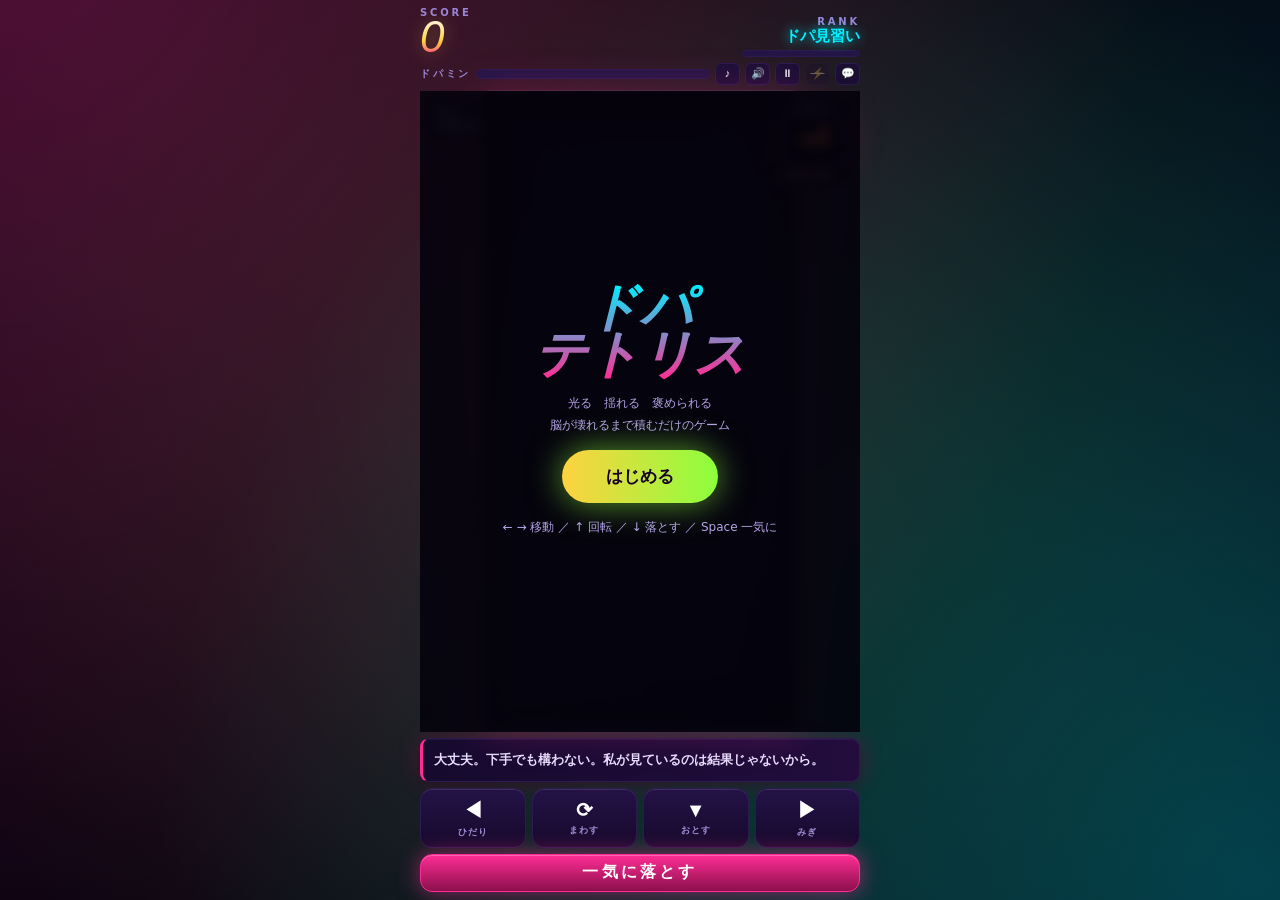
<file: tetris/index.html>
<!DOCTYPE html>
<html lang="ja">
<head>
<meta charset="utf-8">
<meta name="viewport" content="width=device-width,initial-scale=1,viewport-fit=cover,user-scalable=no">
<title>ドパテトリス</title>
<style>
  :root{
    --ink:#05030d;
    --panel:#120a26;
    --line:#2c1a52;
    --hot:#ff2d95;
    --volt:#00f0ff;
    --gold:#ffd23f;
    --lime:#8cff3d;
  }
  *{box-sizing:border-box;-webkit-tap-highlight-color:transparent}
  html,body{height:100%;margin:0}
  body{
    background:var(--ink);
    color:#fff;
    font-family:"Hiragino Sans","Noto Sans JP",system-ui,sans-serif;
    overflow:hidden;
    display:flex;justify-content:center;
    user-select:none;
  }
  body::before{
    content:"";position:fixed;inset:-30%;z-index:0;
    background:
      radial-gradient(circle at 20% 15%, rgba(255,45,149,.30), transparent 55%),
      radial-gradient(circle at 80% 80%, rgba(0,240,255,.26), transparent 55%),
      radial-gradient(circle at 50% 50%, rgba(140,255,61,.12), transparent 60%);
    animation:swirl 26s linear infinite;
    will-change:transform;
  }
  @keyframes swirl{to{transform:rotate(360deg)}}
  body.eco::before{animation:none!important}
  body.fever::before{animation:swirl 6s linear infinite, hue 1.6s linear infinite}
  @keyframes hue{to{filter:hue-rotate(360deg)}}

  #app{position:relative;z-index:1;width:100%;max-width:460px;height:100dvh;
    display:flex;flex-direction:column;padding:8px 10px calc(8px + env(safe-area-inset-bottom));gap:6px}

  /* ---- top HUD ---- */
  #top{display:flex;align-items:flex-end;justify-content:space-between;gap:8px}
  .scorewrap{line-height:.9}
  .cap{font-size:10px;letter-spacing:.28em;color:#9a86d8;font-weight:700}
  #score{
    font-family:"Impact","Arial Black",sans-serif;
    font-size:44px;font-style:italic;letter-spacing:-.02em;
    background:linear-gradient(180deg,#fff,var(--gold) 60%,var(--hot));
    -webkit-background-clip:text;background-clip:text;color:transparent;
    text-shadow:0 0 18px rgba(255,210,63,.35);
    transition:transform .06s;
  }
  #score.pop{transform:scale(1.14) rotate(-1.5deg)}
  #rankbox{text-align:right;min-width:118px}
  #rankname{font-weight:900;font-size:15px;color:var(--volt);text-shadow:0 0 12px var(--volt)}
  .bar{height:7px;border-radius:99px;background:#241546;overflow:hidden;border:1px solid var(--line);margin-top:4px}
  .bar>i{display:block;height:100%;width:0;transition:width .25s cubic-bezier(.2,1.4,.4,1)}
  #expfill{background:linear-gradient(90deg,var(--volt),var(--lime))}
  #fevfill{background:linear-gradient(90deg,var(--gold),var(--hot));box-shadow:0 0 12px var(--hot)}
  #fevrow{display:flex;align-items:center;gap:5px}
  #fevrow .cap{white-space:nowrap}
  #fevrow .bar{flex:1;height:10px;margin-top:0}
  .snd{width:25px;height:22px;flex:none;border-radius:6px;border:1px solid var(--line);
    background:#1b0f36;color:#fff;font-size:11px;padding:0;line-height:1}
  .snd.off{opacity:.3;text-decoration:line-through}
  #fevrow.full .cap{color:var(--gold);animation:blink .4s steps(2) infinite}
  @keyframes blink{50%{opacity:.25}}

  /* ---- stage ---- */
  #stage{position:relative;flex:1;display:flex;align-items:center;justify-content:center;min-height:0}
  canvas{border-radius:10px;border:2px solid var(--line);
    box-shadow:0 0 0 1px rgba(255,255,255,.06), 0 0 40px rgba(255,45,149,.25), inset 0 0 40px rgba(0,0,0,.7);
    background:rgba(6,3,16,.72);touch-action:none}
  #nextbox{position:absolute;top:8px;right:8px;background:rgba(10,5,25,.78);border:1px solid var(--line);
    border-radius:8px;padding:5px 6px 3px;backdrop-filter:blur(4px)}
  #nextbox .cap{font-size:8px;text-align:center;margin-bottom:2px}
  #statbox{position:absolute;top:8px;left:8px;font-size:10px;color:#b6a4e8;line-height:1.5;
    background:rgba(10,5,25,.6);border-radius:8px;padding:4px 7px;font-weight:700}
  #statbox b{color:#fff}

  /* ---- pad ---- */
  #pad{display:grid;grid-template-columns:1fr 1fr 1fr 1fr;gap:6px;height:104px}
  button.k{
    border:1px solid var(--line);border-radius:12px;color:#fff;font-weight:900;font-size:20px;
    background:linear-gradient(180deg,#241246,#150a2c);box-shadow:inset 0 1px 0 rgba(255,255,255,.12);
    display:flex;align-items:center;justify-content:center;flex-direction:column;gap:2px;
  }
  button.k small{font-size:9px;font-weight:700;color:#a08fd8;letter-spacing:.1em}
  button.k:active{transform:translateY(2px);background:linear-gradient(180deg,var(--hot),#7a1147)}
  #kdrop{grid-column:span 4;font-size:16px;letter-spacing:.2em;
    background:linear-gradient(180deg,var(--hot),#8c0f4d);border-color:var(--hot);
    box-shadow:0 0 22px rgba(255,45,149,.55), inset 0 1px 0 rgba(255,255,255,.25)}

  /* ---- overlays ---- */
  #ach{position:fixed;top:10px;left:50%;transform:translateX(-50%);z-index:40;display:flex;flex-direction:column;gap:6px;align-items:center;pointer-events:none}
  .achi{background:linear-gradient(90deg,var(--gold),#fff6c9);color:#2a1400;font-weight:900;font-size:13px;
    padding:7px 16px;border-radius:99px;box-shadow:0 0 26px rgba(255,210,63,.8);
    animation:achin .35s cubic-bezier(.2,1.6,.4,1)}
  @keyframes achin{from{transform:translateY(-24px) scale(.7);opacity:0}}

  #flash{position:fixed;inset:0;z-index:30;background:#fff;opacity:0;pointer-events:none}

  .screen{position:absolute;inset:0;z-index:50;display:flex;flex-direction:column;align-items:center;justify-content:center;
    gap:14px;background:rgba(5,3,13,.9);backdrop-filter:blur(6px);text-align:center;padding:24px}
  .screen h1{font-family:"Impact","Arial Black",sans-serif;font-style:italic;font-size:52px;margin:0;line-height:.92;
    background:linear-gradient(180deg,var(--volt),var(--hot));-webkit-background-clip:text;background-clip:text;color:transparent}
  .screen p{margin:0;font-size:12px;color:#b6a4e8;line-height:1.8}
  .big{border:none;border-radius:99px;padding:15px 44px;font-weight:900;font-size:17px;color:#180029;
    background:linear-gradient(90deg,var(--gold),var(--lime));box-shadow:0 0 34px rgba(140,255,61,.6);
    animation:breathe 1.3s ease-in-out infinite}
  @keyframes breathe{50%{transform:scale(1.06)}}
  .hide{display:none}
  #overname{font-size:22px;font-weight:900;color:var(--gold)}
  /* ---- 実況 ---- */
  #talk{flex:none;display:flex;align-items:center;min-height:44px;
    background:linear-gradient(90deg,#160a2e,#220d3d);
    border:1px solid var(--line);border-left:3px solid var(--volt);border-radius:9px;
    padding:6px 11px;font-size:12.5px;line-height:1.42;font-weight:600;color:#e9e0ff;
    box-shadow:0 3px 16px rgba(0,0,0,.5), inset 0 1px 0 rgba(255,255,255,.05);
    transition:border-color .25s, box-shadow .25s}
  #talk .txt{opacity:.42;transition:opacity .3s, transform .3s;transform:translateY(3px)}
  #talk.on .txt{opacity:1;transform:none}
  #talk.on{box-shadow:0 3px 16px rgba(0,0,0,.5), 0 0 20px rgba(0,240,255,.18), inset 0 1px 0 rgba(255,255,255,.05)}
  #talk.hot{border-left-color:var(--hot)}
  #talk.hot.on{box-shadow:0 3px 16px rgba(0,0,0,.5), 0 0 22px rgba(255,45,149,.3), inset 0 1px 0 rgba(255,255,255,.05)}

  /* ---- ガチャ ---- */
  #gacha{position:fixed;inset:0;z-index:60;display:none;align-items:center;justify-content:center;
    flex-direction:column;gap:16px;background:radial-gradient(circle,#1a0733,#03010a 70%)}
  #gacha.on{display:flex}
  #gacha .rays{position:absolute;width:200vmax;height:200vmax;
    background:repeating-conic-gradient(from 0deg,rgba(255,255,255,.14) 0 6deg,transparent 6deg 12deg);
    animation:spin 7s linear infinite;opacity:.6}
  @keyframes spin{to{transform:rotate(360deg)}}
  #orb{width:96px;height:96px;border-radius:50%;position:relative;
    box-shadow:0 0 60px 18px currentColor;background:currentColor;
    animation:charge .9s cubic-bezier(.4,0,.6,1)}
  @keyframes charge{0%{transform:scale(.2);opacity:0}60%{transform:scale(1.25)}100%{transform:scale(1)}}
  #card{position:relative;text-align:center;opacity:0;transform:scale(.6) rotate(-6deg)}
  #card.show{animation:cardin .5s cubic-bezier(.15,1.7,.4,1) forwards}
  @keyframes cardin{to{opacity:1;transform:none}}
  #rarity{font-family:"Impact","Arial Black",sans-serif;font-style:italic;font-size:64px;line-height:1;
    letter-spacing:.02em;text-shadow:0 0 30px currentColor}
  #prize{font-size:15px;font-weight:900;margin-top:6px;color:#fff}
  #gtalk{position:relative;font-size:12.5px;color:#cbbcf5;max-width:300px;text-align:center;line-height:1.7;padding:0 20px}
  #stones{font-size:10px;color:var(--gold);font-weight:900;letter-spacing:.1em}

  @media (prefers-reduced-motion:reduce){*{animation-duration:.01ms!important}}
</style>
</head>
<body>
<div id="app">
  <div id="top">
    <div class="scorewrap">
      <div class="cap">SCORE</div>
      <div id="score">0</div>
    </div>
    <div id="rankbox">
      <div class="cap">RANK</div>
      <div id="rankname">ドパ見習い</div>
      <div class="bar"><i id="expfill"></i></div>
    </div>
  </div>

  <div id="fevrow">
    <div class="cap">ドパミン</div>
    <div class="bar"><i id="fevfill"></i></div>
    <button class="snd" id="bbgm">♪</button>
    <button class="snd" id="bse">🔊</button>
    <button class="snd" id="bpause">⏸</button>
    <button class="snd off" id="beco">⚡</button>
    <button class="snd" id="btalk">💬</button>
  </div>

  <div id="stage">
    <canvas id="game"></canvas>
    <div id="statbox">LV <b id="lv">1</b><br>LINES <b id="lines">0</b></div>
    <div id="nextbox"><div class="cap">NEXT</div><canvas id="next" width="56" height="44"></canvas>
      <div id="stones">◆0</div></div>

    <div class="screen" id="title">
      <h1>ドパ<br>テトリス</h1>
      <p>光る　揺れる　褒められる<br>脳が壊れるまで積むだけのゲーム</p>
      <button class="big" id="startbtn">はじめる</button>
      <p>← → 移動 ／ ↑ 回転 ／ ↓ 落とす ／ Space 一気に</p>
    </div>

    <div class="screen hide" id="pause">
      <h1>PAUSE</h1>
      <p>盤面はそのまま。落ち着いたら戻っておいで。</p>
      <button class="big" id="resumebtn">つづける</button>
    </div>

    <div class="screen hide" id="over">
      <h1>GAME<br>OVER</h1>
      <div id="overname">ドパ見習い</div>
      <p><span id="overscore">0</span> 点 ／ <span id="overlines">0</span> ライン</p>
      <button class="big" id="retrybtn">もう一回</button>
    </div>
  </div>

  <div id="talk"><span class="txt">……準備はいい? 好きな時に始めていいよ。</span></div>

  <div id="pad">
    <button class="k" id="kleft">◀<small>ひだり</small></button>
    <button class="k" id="krot">⟳<small>まわす</small></button>
    <button class="k" id="kdown">▼<small>おとす</small></button>
    <button class="k" id="kright">▶<small>みぎ</small></button>
    <button class="k" id="kdrop">一気に落とす</button>
  </div>
</div>

<div id="ach"></div>
<div id="flash"></div>
<div id="gacha">
  <div class="rays"></div>
  <div id="orb"></div>
  <div id="card"><div id="rarity">R</div><div id="prize"></div></div>
  <div id="gtalk"></div>
</div>

<script>
(() => {
const COLS = 10, ROWS = 20;
const $ = id => document.getElementById(id);
const cvs = $('game'), ctx = cvs.getContext('2d');
const nx = $('next'), nctx = nx.getContext('2d');

const PIECES = {
  I:{m:[[0,0,0,0],[1,1,1,1],[0,0,0,0],[0,0,0,0]], c:'#00f0ff'},
  O:{m:[[1,1],[1,1]],                             c:'#ffd23f'},
  T:{m:[[0,1,0],[1,1,1],[0,0,0]],                 c:'#c46bff'},
  S:{m:[[0,1,1],[1,1,0],[0,0,0]],                 c:'#8cff3d'},
  Z:{m:[[1,1,0],[0,1,1],[0,0,0]],                 c:'#ff2d95'},
  J:{m:[[1,0,0],[1,1,1],[0,0,0]],                 c:'#4d7cff'},
  L:{m:[[0,0,1],[1,1,1],[0,0,0]],                 c:'#ff8a1f'}
};
const KEYS = Object.keys(PIECES);

const RANKS = [
  [0,'ドパ見習い'],[2500,'ドパ初心者'],[7000,'ドパ中毒者'],[16000,'ドパ廃人'],
  [32000,'ドパ超人'],[60000,'ドパ神'],[110000,'ドパ宇宙'],[200000,'ドパ概念']
];
const HYPE = ['ナイス','いいね','うまい','ヤバい','天才','神','覚醒','無双','異次元','伝説','説明不能'];

// ---------- 実況(セリフのみ) ----------
const SAY = {
  start:[ '……始めるんだね。いいよ、見ていてあげる。ずっと。',
          '大丈夫。下手でも構わない。私が見ているのは結果じゃないから。',
          'さあ、どうぞ。……私、こういう時間が一番好きなんだ。' ],
  single:[ '……ん、消えたね。えらい。', '今の、ちゃんと見てたよ。',
           'いい手だ。……私が言うまでもないけど。', '一段。積み重ねだよ、こういうのは。' ],
  double:[ '二段。……手際がいいね。', 'ふふ、慣れてきたんじゃない?' ],
  triple:[ '三段。……少し、興奮した。', 'そんなに上手だと、目が離せなくなる。' ],
  tetris:[ '……ああ、すごい。手が震えるくらい。',
           'そんな綺麗に消されたら、私、困るな。……もっと見たくなる。',
           '四段。……完璧だ。君はいつもそう。' ],
  combo:[ '止まらないね。……止めないであげる。', 'ふふ。その調子。もっと見せて。',
          '繋がってる。……この感じ、嫌いじゃないでしょう?' ],
  rare:[ '綺麗な色だ。……君に似合うと思って。', 'ほら、特別なのが来たよ。大事に使って。' ],
  levelup:[ '速くなってきたね。……無理はしなくていいよ。',
            '難しくなってきた? 大丈夫、慌てなくていい。私は逃げない。' ],
  rankup:[ '上手くなったね。……知ってた。ずっと見ていたから。',
           'ほら、言った通りだ。君はできる子だよ。' ],
  fever:[ '熱いね。……この時間だけは、独り占めさせて。',
          '世界が君に合わせてる。……当然だと思うけど。' ],
  pinch:[ '……落ち着いて。深呼吸。私はどこにも行かないから。',
          '危ないよ。……でも、危ない君も少し好きだ。',
          '上まで来てる。……見てられないな、こういうのは。' ],
  idle:[ '……手が止まってる。疲れた? 休んでいいよ。',
         '待つのは得意なんだ。何時間でも。……本当に、何時間でも。',
         'ここにいるよ。急がなくていい。' ],
  pause:[ '……休憩? いいよ。私は待つのが好きだから。',
          '止めても盤面は逃げないよ。……私も逃げない。',
          '一息つこう。……ここで見ているから。' ],
  resume:[ 'おかえり。……さあ、続きを。', '戻ってきてくれた。……うれしいな。' ],
  over:[ '終わったね。……いいんだ。また始めればいい。何度でも待つ。',
         'お疲れさま。……ねえ、もう一回だけ、見せてくれない?',
         '悔しい? ……その顔も、悪くないよ。' ]
};
const GACHA = [
  {p:44, r:'N',  c:'#9aa3c7', name:'気持ちだけ +300点',
   say:'……はずれ、かな。でも君が引いたなら、それは価値があるよ。'},
  {p:30, r:'R',  c:'#4dc3ff', name:'ドパミン +30',
   say:'悪くない。……少しだけ、近づいたね。'},
  {p:19, r:'SR', c:'#c46bff', name:'レアブロック 3個確定',
   say:'ふふ、いいものが出た。……大事に使って。私が贈ったと思って。'},
  {p:7,  r:'UR', c:'#ffd23f', name:'下3段 まるごと消滅',
   say:'……見て。世界が君に味方した。私のおかげじゃないよ、全部、君の運だ。'}
];

// ---------- state ----------
let board, piece, next, bag = [];
let score, disp, lines, level, combo, exp, rankIdx;
let fever, feverTime, dropTimer, clearTimer, clearRows, state;
let shake, particles, floats, gotAch, cell, dpr = Math.min(1.75, devicePixelRatio || 1);
let stones, pendingGacha, rareStreak, lastAct, pinchCD, talkTimer;

function reset(){
  board = Array.from({length:ROWS}, () => Array(COLS).fill(null));
  bag = []; score = disp = lines = combo = exp = rankIdx = 0;
  level = 1; fever = 0; feverTime = 0;
  dropTimer = 0; clearTimer = 0; clearRows = [];
  shake = 0; particles = []; floats = []; gotAch = {};
  stones = 0; pendingGacha = false; rareStreak = 0;
  lastAct = performance.now(); pinchCD = 0;
  $('gacha').classList.remove('on');
  next = newPiece(); spawn();
  state = 'play';
  document.body.classList.remove('fever');
  say('start');
  paintHUD();
}

// ---------- pieces ----------
function newPiece(){
  if (!bag.length) bag = KEYS.slice().sort(() => Math.random() - .5);
  const k = bag.pop(), p = PIECES[k];
  let rare = Math.random() < .07;
  if (rareStreak > 0){ rare = true; rareStreak--; }
  return { m: p.m.map(r => r.slice()), c: p.c, k, rare,
           x: Math.floor((COLS - p.m[0].length)/2), y: 0 };
}
function spawn(){
  piece = next; next = newPiece();
  piece.x = Math.floor((COLS - piece.m[0].length)/2); piece.y = 0;
  if (hit(piece.m, piece.x, piece.y)) gameOver();
  if (piece.rare){ float('レア出現!!', '#ffd23f', 26); beep(880,.09); beep(1320,.09,.08); say('rare'); }
  drawNext();
}
function hit(m, px, py){
  for (let y=0;y<m.length;y++) for (let x=0;x<m[y].length;x++){
    if (!m[y][x]) continue;
    const bx = px+x, by = py+y;
    if (bx<0 || bx>=COLS || by>=ROWS) return true;
    if (by>=0 && board[by][bx]) return true;
  }
  return false;
}
function rot(m){
  const n = m.length, r = Array.from({length:n}, () => Array(n).fill(0));
  for (let y=0;y<n;y++) for (let x=0;x<n;x++) r[x][n-1-y] = m[y][x];
  return r;
}

// ---------- actions ----------
function move(dx){
  if (state!=='play') return;
  lastAct = performance.now();
  if (!hit(piece.m, piece.x+dx, piece.y)){ piece.x += dx; beep(220,.03,.05); }
}
function rotate(){
  if (state!=='play') return;
  lastAct = performance.now();
  const r = rot(piece.m);
  for (const k of [0,-1,1,-2,2]){
    if (!hit(r, piece.x+k, piece.y)){ piece.m = r; piece.x += k; beep(520,.05,.06); return; }
  }
}
function soft(){
  if (state!=='play') return;
  lastAct = performance.now();
  if (!hit(piece.m, piece.x, piece.y+1)){ piece.y++; add(1); dropTimer = 0; }
  else lock();
}
function hard(){
  if (state!=='play') return;
  lastAct = performance.now();
  let d = 0;
  while (!hit(piece.m, piece.x, piece.y+1)){ piece.y++; d++; }
  add(d*2); shake = Math.min(16, 5 + d*.6);
  beep(140,.12,.14,'sawtooth');
  lock();
}
function lock(){
  beep(155,.07,.11,'triangle'); noise2(.06);
  for (let y=0;y<piece.m.length;y++) for (let x=0;x<piece.m[y].length;x++){
    if (!piece.m[y][x]) continue;
    const by = piece.y+y, bx = piece.x+x;
    if (by>=0) board[by][bx] = { c: piece.c, rare: piece.rare };
  }
  const full = [];
  for (let y=0;y<ROWS;y++) if (board[y].every(Boolean)) full.push(y);
  if (full.length) clearLines(full);
  else { combo = 0; spawn(); }
}

function clearLines(rows){
  state = 'clearing'; clearRows = rows; clearTimer = 260;
  combo++;
  let rare = 0;
  rows.forEach(y => board[y].forEach((c,x) => {
    if (c.rare) rare++;
    for (let i=0;i<5;i++) burst(x*cell + cell/2, y*cell + cell/2, c.rare ? 'rainbow' : c.c);
  }));

  const base = [0,100,300,600,1200][rows.length];
  let gain = Math.round(base * level * (1 + combo*.25) + rare*500);
  if (fever >= 100) gain *= 3;
  add(gain);
  const prev = lines;
  lines += rows.length;
  if (Math.floor(prev/10) < Math.floor(lines/10)){ stones++; pendingGacha = true; }
  const nl = Math.floor(lines/10)+1;
  if (nl > level){
    level = nl; float('LEVEL '+level+'!','#00f0ff',30); flash(.5); shake = 14;
    if (level % 2 === 0) say('levelup');
  }

  fever = Math.min(100, fever + rows.length*9 + (rows.length===4?18:0));
  if (fever >= 100 && feverTime <= 0) startFever();

  const names = ['','SINGLE','DOUBLE','TRIPLE','ドパミン大爆発!!'];
  float(names[rows.length], rows.length===4 ? '#ffd23f' : '#fff', rows.length===4?34:24);
  if (combo > 1) float(HYPE[Math.min(HYPE.length-1, combo)] + ' ' + combo + 'コンボ!', '#ff2d95', 22, 34);
  if (rows.length === 4) say('tetris');
  else if (combo >= 3) say('combo');
  else say(['','single','double','triple'][rows.length]);
  if (rare) float('レアボーナス +' + rare*500, '#ffd23f', 20, -30);

  shake = Math.max(shake, 6 + rows.length*3.5);
  flash(rows.length===4 ? .8 : .18);
  for (let i=0;i<rows.length;i++) beep(440 + i*160 + combo*40, .11, .1);
  if (rows.length===4) beep(90,.3,.18,'sawtooth');

  if (rows.length===4) ach('TETRIS 達成');
  if (combo===5) ach('5コンボ 脳汁');
  if (lines>=40) ach('40ライン 到達');
}

function startFever(){
  feverTime = 12000;
  document.body.classList.add('fever');
  float('FEVER TIME!!','#ffd23f',38);
  float('スコア 3倍','#8cff3d',20,40);
  flash(.9); shake = 20;
  ach('FEVER 突入'); say('fever');
  [523,659,784,1046].forEach((f,i) => beep(f,.16,.12,'square',i*70));
}

function add(n){
  score += n; exp += n;
  while (rankIdx < RANKS.length-1 && exp >= RANKS[rankIdx+1][0]){
    rankIdx++;
    float('RANK UP → ' + RANKS[rankIdx][1], '#00f0ff', 26, -60);
    flash(.7); shake = 16;
    ach(RANKS[rankIdx][1] + ' に昇格'); say('rankup');
    [660,880,1100].forEach((f,i)=>beep(f,.14,.12,'triangle',i*80));
  }
}

function togglePause(){
  if (state === 'play'){
    state = 'pause';
    $('pause').classList.remove('hide');
    $('bpause').textContent = '▶';
    say('pause');
    beep(380,.1,.09,'triangle');
  } else if (state === 'pause'){
    state = 'play';
    $('pause').classList.add('hide');
    $('bpause').textContent = '⏸';
    dropTimer = 0; lastAct = performance.now(); pinchCD = 1500;
    say('resume');
    beep(560,.1,.09,'triangle');
  }
}

function gameOver(){
  state = 'over';
  stopBgm();
  $('overscore').textContent = score.toLocaleString();
  $('overlines').textContent = lines;
  $('overname').textContent = RANKS[rankIdx][1];
  $('over').classList.remove('hide');
  say('over');
  document.body.classList.remove('fever');
  [400,330,260,180].forEach((f,i)=>beep(f,.22,.14,'sawtooth',i*110));
}

// ---------- juice ----------
function burst(x,y,c){
  if (eco && Math.random() < .55) return;
  const a = Math.random()*Math.PI*2, s = 1 + Math.random()*4.5;
  particles.push({x,y,vx:Math.cos(a)*s,vy:Math.sin(a)*s-2,life:1,c,r:2+Math.random()*3});
}
function float(text,c,size,dy=0){ floats.push({text,c,size,life:1,y:cvs.clientHeight*.42+dy,x:cvs.clientWidth/2}); }
function flash(a){ const f=$('flash'); f.style.transition='none'; f.style.opacity=a;
  requestAnimationFrame(()=>{ f.style.transition='opacity .34s'; f.style.opacity=0; }); }
function ach(t){
  if (gotAch[t]) return; gotAch[t] = 1;
  const d = document.createElement('div'); d.className='achi'; d.textContent='🏆 '+t;
  $('ach').appendChild(d);
  beep(1200,.08,.1,'triangle'); beep(1600,.1,.1,'triangle',90);
  setTimeout(()=>{ d.style.transition='opacity .4s,transform .4s'; d.style.opacity=0; d.style.transform='translateY(-14px)';
    setTimeout(()=>d.remove(),400); }, 1900);
}

// ---------- 実況 ----------
const PRIO = { start:3, over:3, fever:3, pause:3, resume:3, rankup:2, levelup:2, tetris:2, combo:2,
               triple:1, double:1, single:1, rare:1, pinch:2, idle:0 };
let curPrio = -1;
let talkOn = true;
function say(key){
  if (!talkOn || !key || !SAY[key]) return;
  const pr = PRIO[key] ?? 1;
  if (pr < curPrio && talkTimer) return;
  curPrio = pr;
  const el = $('talk');
  el.querySelector('.txt').textContent = SAY[key][Math.floor(Math.random()*SAY[key].length)];
  el.classList.add('on');
  el.classList.toggle('hot', pr >= 2);
  clearTimeout(talkTimer);
  talkTimer = setTimeout(() => { el.classList.remove('on'); talkTimer = null; curPrio = -1; },
                         key === 'over' ? 8000 : 3600);
}

// ---------- ガチャ ----------
function pickGacha(){
  let r = Math.random()*100;
  for (const g of GACHA){ if ((r -= g.p) <= 0) return g; }
  return GACHA[0];
}
function openGacha(){
  state = 'gacha'; stones = 0;
  const g = pickGacha(), box = $('gacha'), orb = $('orb'), card = $('card');
  box.classList.add('on'); card.classList.remove('show');
  $('gtalk').textContent = '';
  orb.style.color = '#ffffff'; orb.style.animation = 'none';
  void orb.offsetWidth; orb.style.animation = '';
  beep(300,.5,.1,'sine'); beep(420,.5,.08,'sine',120);

  const rev = g.r === 'UR' ? 1500 : g.r === 'SR' ? 1150 : 850;
  setTimeout(() => { orb.style.color = g.c; beep(660,.12,.1,'triangle'); }, rev - 380);
  setTimeout(() => {
    $('rarity').textContent = g.r; $('rarity').style.color = g.c;
    $('prize').textContent = g.name;
    card.classList.add('show');
    $('gtalk').textContent = talkOn ? g.say : '';
    const notes = g.r==='UR' ? [523,659,784,1046,1318] : g.r==='SR' ? [523,784,1046] : [440,660];
    notes.forEach((f,i) => beep(f,.18,.12,'square',i*80));
    if (g.r === 'UR' || g.r === 'SR') flash(.85);
    applyGacha(g);
  }, rev);
  setTimeout(() => {
    box.classList.remove('on');
    if (state === 'gacha'){ state = 'play'; dropTimer = 0; lastAct = performance.now(); }
  }, rev + 1900);
}
function applyGacha(g){
  if (g.r === 'N') add(300);
  else if (g.r === 'R'){ fever = Math.min(100, fever + 30); if (fever >= 100 && feverTime <= 0) startFever(); }
  else if (g.r === 'SR'){ rareStreak = 3; ach('SR以上を的中'); }
  else if (g.r === 'UR'){
    for (let i=0;i<3;i++){ board.pop(); board.unshift(Array(COLS).fill(null)); }
    add(3000); shake = 20; ach('UR 降臨');
    for (let x=0;x<COLS;x++) for (let i=0;i<6;i++)
      burst(x*cell + cell/2, (ROWS-1-Math.floor(Math.random()*3))*cell, 'rainbow');
    float('下3段 消滅','#ffd23f',26);
  }
  paintHUD();
}

// ---------- audio ----------
let AC = null, master = null, seGain = null, bgmGain = null, noiseBuf = null;
let seOn = true, bgmOn = true, bgmTimer = null, bgmStep = 0, nextNote = 0;

function initAudio(){
  if (AC) return;
  AC = new (window.AudioContext || window.webkitAudioContext)();
  master  = AC.createGain(); master.gain.value = .9;  master.connect(AC.destination);
  seGain  = AC.createGain(); seGain.gain.value = 1;   seGain.connect(master);
  bgmGain = AC.createGain(); bgmGain.gain.value = .3; bgmGain.connect(master);
}
function tone(freq, when, dur, vol, type, dest){
  const o = AC.createOscillator(), g = AC.createGain();
  o.type = type; o.frequency.setValueAtTime(freq, when);
  g.gain.setValueAtTime(0, when);
  g.gain.linearRampToValueAtTime(vol, when + .006);
  g.gain.exponentialRampToValueAtTime(.0001, when + dur);
  o.connect(g); g.connect(dest); o.start(when); o.stop(when + dur + .03);
}
function beep(freq, dur, vol=.09, type='square', delay=0){
  if (!AC || !seOn) return;
  const t = AC.currentTime + delay/1000;
  tone(freq, t, dur, vol, type, seGain);
}
function noise(when, vol, dur, hz){
  if (!noiseBuf){
    noiseBuf = AC.createBuffer(1, AC.sampleRate * .4, AC.sampleRate);
    const d = noiseBuf.getChannelData(0);
    for (let i=0;i<d.length;i++) d[i] = Math.random()*2 - 1;
  }
  const s = AC.createBufferSource(); s.buffer = noiseBuf;
  const f = AC.createBiquadFilter(); f.type = 'highpass'; f.frequency.value = hz;
  const g = AC.createGain();
  g.gain.setValueAtTime(vol, when);
  g.gain.exponentialRampToValueAtTime(.0001, when + dur);
  s.connect(f); f.connect(g); g.connect(bgmGain);
  s.start(when); s.stop(when + dur + .02);
}
function noise2(vol){
  if (!AC || !seOn) return;
  const t = AC.currentTime;
  if (!noiseBuf){
    noiseBuf = AC.createBuffer(1, AC.sampleRate*.4, AC.sampleRate);
    const d = noiseBuf.getChannelData(0);
    for (let i=0;i<d.length;i++) d[i] = Math.random()*2-1;
  }
  const sc = AC.createBufferSource(); sc.buffer = noiseBuf;
  const f = AC.createBiquadFilter(); f.type='bandpass'; f.frequency.value=1800;
  const g = AC.createGain();
  g.gain.setValueAtTime(vol, t); g.gain.exponentialRampToValueAtTime(.0001, t+.07);
  sc.connect(f); f.connect(g); g.connect(seGain); sc.start(t); sc.stop(t+.1);
}
function kick(when){
  const o = AC.createOscillator(), g = AC.createGain();
  o.type = 'sine';
  o.frequency.setValueAtTime(160, when);
  o.frequency.exponentialRampToValueAtTime(46, when + .11);
  g.gain.setValueAtTime(.5, when);
  g.gain.exponentialRampToValueAtTime(.0001, when + .17);
  o.connect(g); g.connect(bgmGain); o.start(when); o.stop(when + .22);
}

// Am - F - C - G の4小節ループ
const ROOTS = [110, 87.31, 130.81, 98];
const ARPS  = [[440,523.25,659.25],[349.23,440,523.25],[523.25,659.25,783.99],[392,493.88,587.33]];

function stepDur(){
  const bpm = (feverTime > 0 ? 178 : 132) + Math.min(26, (level-1)*3);
  return 60 / bpm / 4;
}
function playStep(i, t){
  const bar = (i >> 4) & 3, s = i & 15, fev = feverTime > 0;
  if (s === 0 || s === 8 || s === 11) kick(t);
  if (s === 4 || s === 12) noise(t, .28, .1, 2400);
  if (s % 2 === 0) noise(t, .075, .028, 7800);
  if (s % 4 === 0) tone(ROOTS[bar], t, .17, .3, 'triangle', bgmGain);
  if (s % 2 === 1){
    const n = ARPS[bar][((i/2)|0) % 3] * (fev ? 2 : 1);
    tone(n, t, .09, fev ? .13 : .1, 'square', bgmGain);
  }
  if (fev && s % 4 === 2) tone(ARPS[bar][0]*4, t, .05, .05, 'square', bgmGain);
}
function startBgm(){
  stopBgm();
  if (!AC) return;
  bgmStep = 0; nextNote = AC.currentTime + .08;
  bgmTimer = setInterval(() => {
    if (!AC) return;
    while (nextNote < AC.currentTime + .2){
      if (bgmOn && state !== 'over' && state !== 'pause') playStep(bgmStep, nextNote);
      nextNote += stepDur();
      bgmStep = (bgmStep + 1) & 63;
    }
  }, 55);
}
function stopBgm(){ clearInterval(bgmTimer); bgmTimer = null; }

// ---------- render ----------
function resize(){
  const st = $('stage');
  cell = Math.floor(Math.min(st.clientWidth / COLS, st.clientHeight / ROWS));
  const w = cell*COLS, h = cell*ROWS;
  cvs.style.width = w+'px'; cvs.style.height = h+'px';
  cvs.width = w*dpr; cvs.height = h*dpr;
  ctx.setTransform(dpr,0,0,dpr,0,0);
  tiles.clear(); makeBg();
}
const RAINBOW = Array.from({length:24}, (_,i) => `hsl(${i*15} 100% 62%)`);
function blockColor(c, t){ return c === 'rainbow' ? RAINBOW[Math.floor(t/55) % 24] : c; }

const tiles = new Map();
let bgCanvas = null;
function tile(color, s){
  const key = color + '|' + s;
  let tl = tiles.get(key);
  if (tl) return tl;
  const pad = Math.max(3, Math.round(s * .3));
  const c = document.createElement('canvas');
  c.width = c.height = Math.ceil((s + pad*2) * dpr);
  const g = c.getContext('2d');
  g.scale(dpr, dpr);
  g.fillStyle = color; g.shadowColor = color; g.shadowBlur = s * .5;
  g.beginPath(); g.roundRect(pad+1, pad+1, s-2, s-2, Math.max(2, s*.16)); g.fill();
  g.shadowBlur = 0;
  g.fillStyle = 'rgba(255,255,255,.42)';
  g.beginPath(); g.roundRect(pad+3, pad+3, s-6, (s-6)*.36, Math.max(2, s*.12)); g.fill();
  tl = { c, pad };
  tiles.set(key, tl);
  return tl;
}
function cube(g, x, y, s, c, t, alpha=1){
  const tl = tile(blockColor(c, t), s);
  if (alpha !== 1) g.globalAlpha = alpha;
  g.drawImage(tl.c, x - tl.pad, y - tl.pad, s + tl.pad*2, s + tl.pad*2);
  if (alpha !== 1) g.globalAlpha = 1;
}
function makeBg(){
  const w = cell*COLS, h = cell*ROWS;
  bgCanvas = document.createElement('canvas');
  bgCanvas.width = w*dpr; bgCanvas.height = h*dpr;
  const g = bgCanvas.getContext('2d');
  g.scale(dpr, dpr);
  g.strokeStyle = 'rgba(255,255,255,.045)'; g.lineWidth = 1;
  for (let x=1;x<COLS;x++){ g.beginPath(); g.moveTo(x*cell,0); g.lineTo(x*cell,h); g.stroke(); }
  for (let y=1;y<ROWS;y++){ g.beginPath(); g.moveTo(0,y*cell); g.lineTo(w,y*cell); g.stroke(); }
}

function render(t){
  const W = cvs.clientWidth, H = cvs.clientHeight;
  ctx.clearRect(0,0,W,H);
  ctx.save();
  if (shake > .3) ctx.translate((Math.random()-.5)*shake, (Math.random()-.5)*shake);

  if (bgCanvas) ctx.drawImage(bgCanvas, 0, 0, W, H);

  // settled
  for (let y=0;y<ROWS;y++) for (let x=0;x<COLS;x++){
    const c = board[y][x]; if (!c) continue;
    if (state==='clearing' && clearRows.includes(y)){
      ctx.fillStyle = (Math.floor(t/40)%2) ? '#fff' : '#ffd23f';
      ctx.fillRect(x*cell, y*cell, cell, cell);
    } else cube(ctx, x*cell, y*cell, cell, c.rare ? 'rainbow' : c.c, t);
  }

  // ghost + active
  if (state==='play' && piece){
    let gy = piece.y; while (!hit(piece.m, piece.x, gy+1)) gy++;
    for (let y=0;y<piece.m.length;y++) for (let x=0;x<piece.m[y].length;x++){
      if (!piece.m[y][x]) continue;
      ctx.strokeStyle = 'rgba(255,255,255,.32)'; ctx.lineWidth = 2;
      ctx.strokeRect((piece.x+x)*cell+3, (gy+y)*cell+3, cell-6, cell-6);
    }
    for (let y=0;y<piece.m.length;y++) for (let x=0;x<piece.m[y].length;x++){
      if (piece.m[y][x] && piece.y+y >= 0)
        cube(ctx, (piece.x+x)*cell, (piece.y+y)*cell, cell, piece.rare ? 'rainbow' : piece.c, t);
    }
  }

  // particles
  particles.forEach(p => { ctx.globalAlpha = Math.max(0,p.life);
    ctx.fillStyle = blockColor(p.c,t); ctx.beginPath(); ctx.arc(p.x,p.y,p.r,0,7); ctx.fill(); });
  ctx.globalAlpha = 1;

  // floating text
  ctx.textAlign = 'center';
  floats.forEach(f => {
    const e = 1 - f.life;
    ctx.globalAlpha = Math.min(1, f.life*2.2);
    ctx.font = `900 ${f.size * (1 + e*.25)}px "Hiragino Sans",sans-serif`;
    ctx.lineWidth = 5; ctx.strokeStyle = 'rgba(0,0,0,.85)';
    ctx.strokeText(f.text, f.x, f.y - e*46);
    ctx.fillStyle = f.c; ctx.shadowColor = f.c; ctx.shadowBlur = 16;
    ctx.fillText(f.text, f.x, f.y - e*46);
    ctx.shadowBlur = 0;
  });
  ctx.globalAlpha = 1;
  ctx.restore();
}

function drawNext(){
  nctx.clearRect(0,0,nx.width,nx.height);
  const m = next.m, s = 10;
  const ox = (nx.width - m[0].length*s)/2, oy = (nx.height - m.length*s)/2;
  for (let y=0;y<m.length;y++) for (let x=0;x<m[y].length;x++)
    if (m[y][x]) cube(nctx, ox+x*s, oy+y*s, s, next.rare ? 'rainbow' : next.c, performance.now());
}

const hud = {};
function setTxt(id, v){ if (hud[id] !== v){ hud[id] = v; $(id).textContent = v; } }
function setW(id, v){ if (hud[id] !== v){ hud[id] = v; $(id).style.width = v; } }
function paintHUD(){
  setTxt('score', Math.floor(disp).toLocaleString());
  setTxt('lv', level); setTxt('lines', lines);
  setTxt('rankname', RANKS[rankIdx][1]);
  const lo = RANKS[rankIdx][0], hi = rankIdx < RANKS.length-1 ? RANKS[rankIdx+1][0] : lo+1;
  setW('expfill', Math.min(100, (exp-lo)/(hi-lo)*100).toFixed(1) + '%');
  setW('fevfill', fever.toFixed(1) + '%');
  setTxt('stones', '◆あと' + (10 - lines % 10));
  if (hud.full !== (fever >= 100)){ hud.full = fever >= 100; $('fevrow').classList.toggle('full', hud.full); }
}

// ---------- loop ----------
let last = 0, popAt = 0, lastDraw = 0, eco = false;
function loop(t){
  const dt = Math.min(60, t - last); last = t;

  if (state === 'play'){
    dropTimer += dt;
    const iv = Math.max(150, 860 - (level-1)*44) * (feverTime>0 ? .88 : 1);
    if (dropTimer > iv){
      dropTimer = 0;
      if (!hit(piece.m, piece.x, piece.y+1)) piece.y++;
      else lock();
    }
    pinchCD -= dt;
    if (pinchCD <= 0){
      let top = ROWS;
      for (let y=0;y<ROWS;y++) if (board[y].some(Boolean)){ top = y; break; }
      if (top <= 5){ say('pinch'); pinchCD = 8000; }
    }
    if (t - lastAct > 10000){ say('idle'); lastAct = t; }
  } else if (state === 'clearing'){
    clearTimer -= dt;
    if (clearTimer <= 0){
      clearRows.sort((a,b)=>a-b).forEach(y => { board.splice(y,1); board.unshift(Array(COLS).fill(null)); });
      spawn();
      if (state !== 'over'){
        if (pendingGacha){ pendingGacha = false; openGacha(); }
        else state = 'play';
      }
    }
  }

  if (feverTime > 0){
    feverTime -= dt;
    if (feverTime <= 0){ fever = 0; document.body.classList.remove('fever'); float('FEVER 終了','#9a86d8',20); }
  }

  shake *= .88;
  particles.forEach(p => { p.x += p.vx; p.y += p.vy; p.vy += .28; p.vx *= .99; p.life -= .022; });
  particles = particles.filter(p => p.life > 0);
  floats.forEach(f => f.life -= dt/1100);
  floats = floats.filter(f => f.life > 0);

  if (disp < score){
    const before = Math.floor(disp);
    disp = Math.min(score, disp + Math.max(7, (score-disp)*.18));
    if (Math.floor(disp) !== before && t - popAt > 110){
      popAt = t;
      const el = $('score'); el.classList.add('pop');
      setTimeout(()=>el.classList.remove('pop'), 80);
    }
  }
  paintHUD();
  if (!document.hidden && t - lastDraw >= (eco ? 32 : 0)){ lastDraw = t; render(t); }
  requestAnimationFrame(loop);
}

// ---------- input ----------
function hold(el, fn, rate){
  let iv = null, to = null;
  const go = e => { e.preventDefault(); fn();
    if (rate){ to = setTimeout(()=>{ iv = setInterval(fn, rate); }, 190); } };
  const stop = () => { clearTimeout(to); clearInterval(iv); };
  el.addEventListener('pointerdown', go);
  ['pointerup','pointerleave','pointercancel'].forEach(ev => el.addEventListener(ev, stop));
}
hold($('kleft'),  () => move(-1), 110);
hold($('kright'), () => move(1),  110);
hold($('kdown'),  soft, 60);
hold($('krot'),   rotate);
hold($('kdrop'),  hard);

addEventListener('keydown', e => {
  const map = {ArrowLeft:()=>move(-1), ArrowRight:()=>move(1), ArrowDown:soft,
               ArrowUp:rotate, KeyZ:rotate, KeyX:rotate, Space:hard};
  if (e.code === 'Escape' || e.code === 'KeyP'){ e.preventDefault(); return togglePause(); }
  if (map[e.code]){ e.preventDefault(); map[e.code](); }
});

// swipe on canvas
let sx=0, sy=0, st=0;
cvs.addEventListener('pointerdown', e => { sx=e.clientX; sy=e.clientY; st=Date.now(); });
cvs.addEventListener('pointerup', e => {
  const dx=e.clientX-sx, dy=e.clientY-sy;
  if (Math.abs(dx)<18 && Math.abs(dy)<18 && Date.now()-st<250) return rotate();
  if (Math.abs(dx) > Math.abs(dy)) move(dx>0?1:-1);
  else if (dy > 34) hard();
});

function start(){
  initAudio();
  AC.resume();
  $('title').classList.add('hide'); $('over').classList.add('hide'); $('pause').classList.add('hide');
  $('bpause').textContent = '⏸';
  resize(); reset();
  startBgm();
  beep(660,.1,.12); beep(990,.14,.12,'square',110);
}
$('bbgm').onclick = e => { bgmOn = !bgmOn; e.currentTarget.classList.toggle('off', !bgmOn); };
$('bse').onclick  = e => { seOn  = !seOn;  e.currentTarget.classList.toggle('off', !seOn); };
$('beco').onclick = e => {
  eco = !eco;
  e.currentTarget.classList.toggle('off', !eco);
  document.body.classList.toggle('eco', eco);
  dpr = eco ? 1 : Math.min(1.75, devicePixelRatio || 1);
  resize();
};
$('btalk').onclick = e => {
  talkOn = !talkOn;
  e.currentTarget.classList.toggle('off', !talkOn);
  const el = $('talk');
  el.style.display = talkOn ? '' : 'none';
  if (!talkOn){ clearTimeout(talkTimer); talkTimer = null; curPrio = -1; el.classList.remove('on'); }
  resize();
};
$('bpause').onclick = togglePause;
$('resumebtn').onclick = togglePause;
$('startbtn').onclick = start;
$('retrybtn').onclick = start;

addEventListener('resize', () => { resize(); });
resize(); reset(); state = 'title';
requestAnimationFrame(loop);
})();
</script>
</body>
</html>
</file>
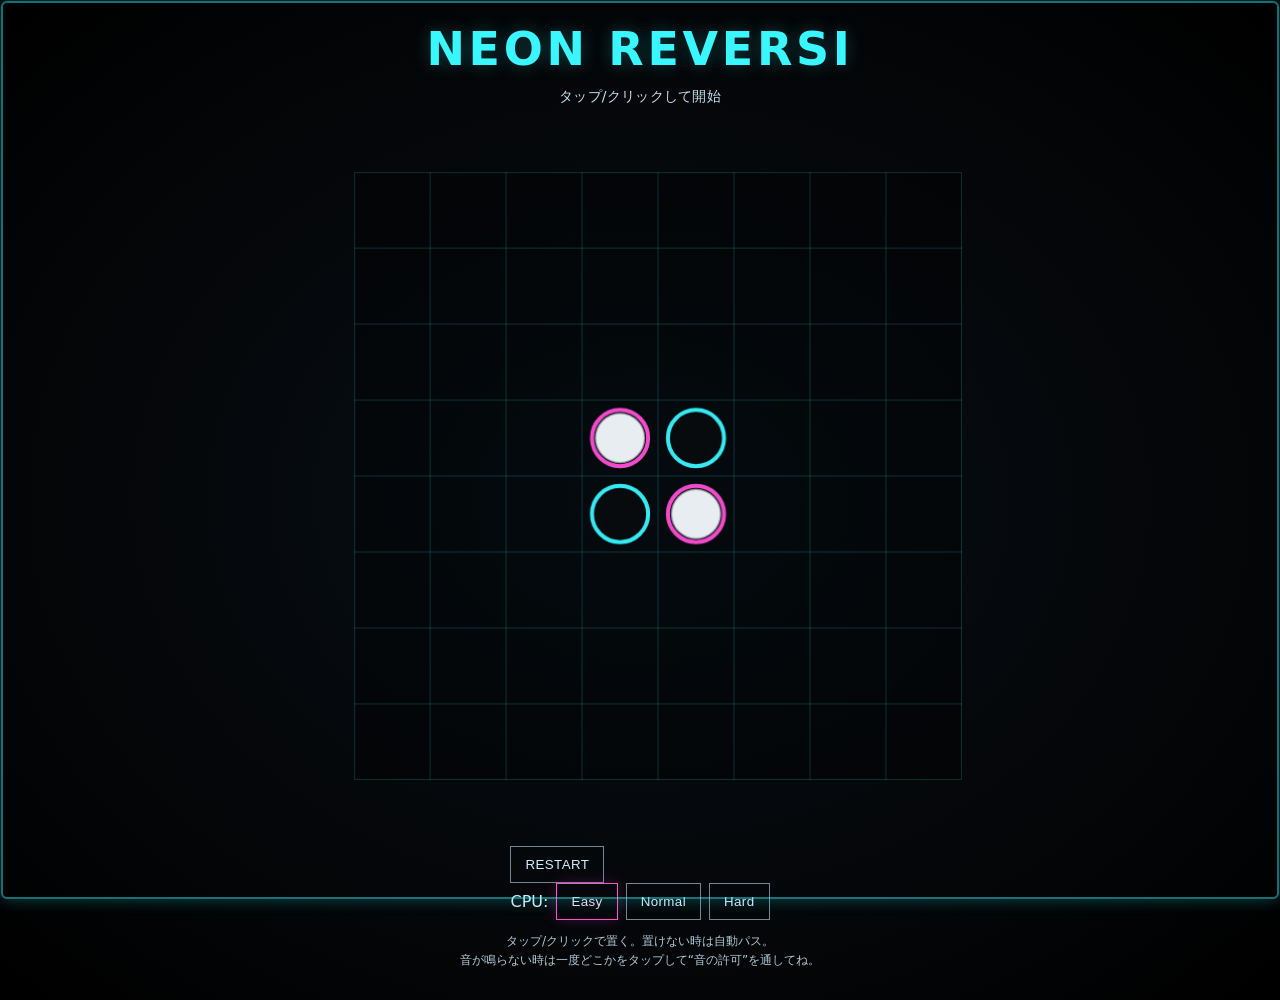
<file: web2/index.html>
<!doctype html>
<html lang="ja">

<head>
    <meta charset="utf-8" />
    <meta name="viewport" content="width=device-width, initial-scale=1" />
    <title>NEON REVERSI (Web)</title>
    <link rel="stylesheet" href="./style.css" />
</head>

<body>
    <div class="wrap">
        <h1>NEON REVERSI</h1>
        <div id="status" class="status">タップ/クリックして開始</div>

        <div class="boardWrap">
            <div class="boardWrap">
                <canvas id="cv" width="640" height="640"></canvas>

                <!-- 結果オーバーレイ -->
                <div id="resultOverlay" class="resultOverlay isHidden">
                    <div id="resultText" class="resultText">YOU WIN</div>
                    <div id="resultSub" class="resultSub">BLACK:0 WHITE:0</div>
                </div>
            </div>

        </div>

        <div class="controls">
            <button id="restart">RESTART</button>

            <div class="cpu">
                <span>CPU:</span>
                <button id="cpu_easy" class="cpuBtn isOn">Easy</button>
                <button id="cpu_normal" class="cpuBtn">Normal</button>
                <button id="cpu_hard" class="cpuBtn">Hard</button>
            </div>
        </div>

        <div class="hint">
            タップ/クリックで置く。置けない時は自動パス。<br />
            音が鳴らない時は一度どこかをタップして“音の許可”を通してね。
        </div>
    </div>

    <script src="./game.js"></script>
</body>


</html>
</file>
<file: web2/home.css>
:root {
  --bg: #05070a;
  --cyan: #39f6ff;
  --mag: #ff4fd6;
  --text: #cfefff;
}

* { box-sizing: border-box; }

html, body {
  height: 100%;
  margin: 0;
  background: radial-gradient(ellipse at center, #071117 0%, var(--bg) 55%, #000 100%);
  color: var(--text);
  font-family: system-ui, -apple-system, "Segoe UI", sans-serif;
}

.wrap{
  min-height: 100svh;
  display: grid;
  gap: 18px;
  padding: 26px 14px calc(26px + env(safe-area-inset-bottom));
  place-items: start center;
}

.hero{
  width: min(920px, 100%);
  text-align: center;
  padding: 18px 10px 8px;
}

.badge{
  display: inline-block;
  padding: 6px 10px;
  border: 1px solid rgba(57,246,255,.35);
  border-radius: 999px;
  letter-spacing: .08em;
  font-size: 12px;
  opacity: .95;
  box-shadow: 0 0 18px rgba(57,246,255,.10);
}

h1{
  margin: 12px 0 6px;
  letter-spacing: .12em;
  color: var(--cyan);
  text-shadow: 0 0 18px rgba(57,246,255,.25);
  font-size: clamp(28px, 6vw, 54px);
}

.sub{
  margin: 0 auto;
  max-width: 44em;
  opacity: .9;
  line-height: 1.7;
  font-size: 14px;
}

.grid{
  width: min(920px, 100%);
  display: grid;
  grid-template-columns: repeat(auto-fit, minmax(220px, 1fr));
  gap: 14px;
  padding: 0 4px;
}

.card{
  position: relative;
  display: grid;
  gap: 10px;
  padding: 16px 16px 14px;
  border-radius: 14px;
  background: linear-gradient(180deg, rgba(0,0,0,.35), rgba(0,0,0,.55));
  border: 1px solid rgba(207,239,255,.22);
  box-shadow: 0 0 22px rgba(57,246,255,.07);
  text-decoration: none;
  color: var(--text);
  transition: transform .12s ease, border-color .12s ease, box-shadow .12s ease;
}

.card:hover{
  transform: translateY(-1px);
  border-color: rgba(57,246,255,.45);
  box-shadow: 0 0 30px rgba(57,246,255,.12);
}

.cardTop{
  display: flex;
  align-items: center;
  justify-content: space-between;
  gap: 10px;
}

.title{
  font-weight: 650;
  letter-spacing: .06em;
}

.tag{
  font-size: 12px;
  padding: 5px 10px;
  border-radius: 999px;
  border: 1px solid rgba(255,79,214,.35);
  color: #ffd6f4;
  box-shadow: 0 0 16px rgba(255,79,214,.10);
}

.desc{
  font-size: 13px;
  opacity: .9;
  line-height: 1.6;
}

.meta{
  display: flex;
  justify-content: space-between;
  gap: 12px;
  font-size: 12px;
  opacity: .75;
  letter-spacing: .04em;
}

.cta{
  margin-top: 2px;
  font-size: 13px;
  letter-spacing: .08em;
  color: var(--cyan);
  text-shadow: 0 0 16px rgba(57,246,255,.18);
}

.ghost{
  opacity: .55;
  filter: saturate(.7);
}

.foot{
  width: min(920px, 100%);
  text-align: center;
  opacity: .85;
  padding: 6px 10px 16px;
}

.hint{
  font-size: 12px;
  line-height: 1.6;
}

.small{
  margin-top: 10px;
  font-size: 12px;
  opacity: .7;
}
</file>
<file: web2/style.css>
:root {
    --bg: #05070a;
    --cyan: #39f6ff;
    --mag: #ff4fd6;
    --text: #cfefff;
}

* {
    box-sizing: border-box;
}

body {
    margin: 0;
    background: radial-gradient(ellipse at center, #071117 0%, var(--bg) 55%, #000 100%);
    color: var(--text);
    font-family: system-ui, -apple-system, "Segoe UI", sans-serif;
}

.wrap {
    min-height: 100vh;
    display: grid;
    place-items: center;
    gap: 12px;
    padding: 22px 12px 30px;
}

h1 {
    margin: 0;
    letter-spacing: .08em;
    color: var(--cyan);
    text-shadow: 0 0 18px rgba(57, 246, 255, .25);
    font-size: clamp(28px, 5vw, 46px);
}

.status {
    font-size: 14px;
    opacity: .95;
    letter-spacing: .02em;
}

/* canvasのpad(=18px)と同じ位置に「内枠」を描く */
.boardWrap::after {
    content: "";
    position: absolute;
    inset: 1px;
    border: 2px solid rgba(57, 245, 255, 0.26);
    border-radius: 6px;
    box-shadow: 0 0 18px rgba(57, 245, 255, .15);
    /* 角を少し丸めて外枠と馴染ませる */
    pointer-events: none;
}

canvas {
    width: 100%;
    height: 100%;
    display: block;
    touch-action: manipulation;
}
}

.controls {
    display: flex;
    gap: 14px;
    align-items: center;
    flex-wrap: wrap;
    justify-content: center;
}

button {
    padding: 10px 14px;
    background: transparent;
    color: var(--text);
    border: 1px solid rgba(207, 239, 255, .55);
    cursor: pointer;
    letter-spacing: .03em;
}

button:hover {
    border-color: var(--cyan);
}

button:active {
    transform: translateY(1px);
}

.cpu {
    display: flex;
    gap: 8px;
    align-items: center;
}

.cpuBtn.isOn {
    border-color: var(--mag);
    color: #ffd6f4;
    box-shadow: 0 0 14px rgba(255, 79, 214, .18);
}

.hint {
    text-align: center;
    font-size: 12px;
    opacity: .85;
    line-height: 1.6;
}

/* 盤面の箱 */
.boardWrap {
  width: min(92vw, 680px);
  aspect-ratio: 1 / 1;
  padding: 18px;
}

/* スマホはちょい余白減らす */
@media (max-width: 520px) {
  .boardWrap { padding: 12px; }
}

/* キャンバスは箱にフィット */
canvas {
  width: 100%;
  height: 100%;
  display: block;
  touch-action: manipulation;
}


/* ===== Result Overlay ===== */
.resultOverlay {
    position: absolute;
    inset: 18px;
    /* boardWrap内のpaddingと合わせる */
    display: grid;
    place-items: center;
    gap: 10px;
    pointer-events: none;
    border-radius: 10px;

    background: radial-gradient(circle at center,
            rgba(0, 0, 0, 0.30) 0%,
            rgba(0, 0, 0, 0.65) 55%,
            rgba(0, 0, 0, 0.82) 100%);
    backdrop-filter: blur(2px);
}

.resultOverlay.isHidden {
    display: none;
}

.resultText {
    font-size: clamp(44px, 8vw, 92px);
    letter-spacing: .08em;
    line-height: 1;
    text-transform: uppercase;

    color: var(--cyan);
    text-shadow:
        0 0 10px rgba(57, 246, 255, .25),
        0 0 22px rgba(57, 246, 255, .22),
        0 0 44px rgba(57, 246, 255, .12);

    animation: popNeon .55s ease-out both;
}

.resultText.isWin {
    color: var(--mag);
    text-shadow:
        0 0 10px rgba(255, 79, 214, .22),
        0 0 22px rgba(255, 79, 214, .20),
        0 0 44px rgba(255, 79, 214, .12);
}

.resultText.isLose {
    color: var(--cyan);
}

.resultText.isDraw {
    color: rgba(207, 239, 255, .95);
    text-shadow:
        0 0 10px rgba(207, 239, 255, .18),
        0 0 22px rgba(207, 239, 255, .16);
}

.resultSub {
    font-size: 14px;
    opacity: .9;
    letter-spacing: .06em;
}

@keyframes popNeon {
    0% {
        transform: scale(.86);
        filter: blur(1px);
        opacity: 0;
    }

    70% {
        transform: scale(1.03);
        filter: blur(0px);
        opacity: 1;
    }

    100% {
        transform: scale(1);
        opacity: 1;
    }
}

/* スマホでのスクロール/ズーム誤爆を減らす */
#cv {
    touch-action: none;
    /* ダブルタップズームやパンの抑制 */
    -webkit-tap-highlight-color: transparent;
}

/* 画面ドラッグでページが動かないように（ゲーム向け） */
body {
    overscroll-behavior: none;

}
</file>
